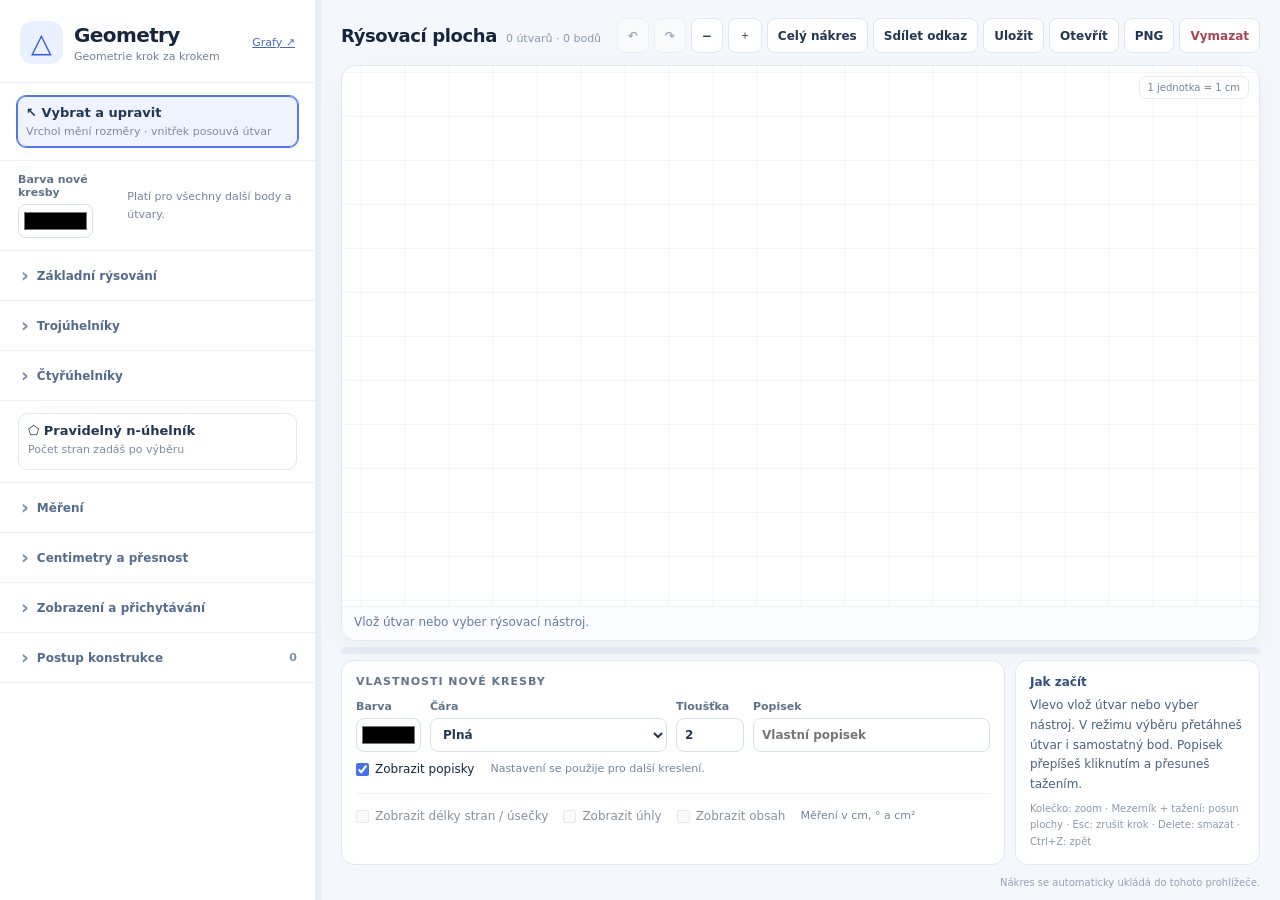
<file: geometry/index.html>
<!doctype html>
<html lang="cs">
<head>
  <meta charset="utf-8">
  <meta name="viewport" content="width=device-width, initial-scale=1, viewport-fit=cover">
  <meta name="theme-color" content="#f4f7fb">
  <title>Geometry – rýsovací plocha</title>
  <link rel="stylesheet" href="style.css?v=3">
</head>
<body>
<div id="app">
  <aside class="sidebar" aria-label="Rýsovací nástroje">
    <div class="brand"><div class="logo">△</div><div><h1>Geometry</h1><p>Geometrie krok za krokem</p></div><a href="../grafy/" title="Otevřít Grafy">Grafy ↗</a></div>
    <div class="section select-section"><button class="tool active wide full" data-tool="select"><span>↖ Vybrat a upravit</span><small>Vrchol mění rozměry · vnitřek posouvá útvar</small></button></div>
    <section class="section drawing-defaults"><label class="field">Barva nové kresby<input id="newColor" type="color" value="#000000"></label><span class="hint">Platí pro všechny další body a útvary.</span></section>
    <details class="section accordion" id="basicSection"><summary>Základní rýsování</summary><div class="tools" id="tools">
      <button class="tool" data-tool="point"><span>× Bod</span><small>Kliknutí do plochy</small></button><button class="tool" data-tool="segment"><span>╱ Úsečka</span><small>Dva body</small></button>
      <button class="tool" data-tool="line"><span>↗ Přímka</span><small>Dva body</small></button><button class="tool" data-tool="parallel"><span>∥ Rovnoběžka</span><small>Přímka a bod</small></button>
      <button class="tool" data-tool="perp"><span>⊥ Kolmice</span><small>Přímka a bod</small></button><button class="tool" data-tool="circle"><span>◯ Kružnice</span><small>Střed a poloměr</small></button>
      <button class="tool" data-tool="arc"><span>◠ Oblouk</span><small>Kružítkem</small></button><button class="tool" data-tool="angle"><span>∠ Úhel</span><small>Úhloměrem</small></button>
    </div><div id="segmentOptions" class="tool-options" hidden><label class="field">Délka úsečky<select id="segmentMode"><option value="free">Volná – délku volím myší</option><option value="fixed">Pevná – zadám počet cm</option></select></label><label class="field" id="segmentLengthField" hidden>Pevná délka (cm)<input id="segmentLength" type="number" min="0.1" max="1000" step="0.1" value="5"></label></div>
    <div id="angleOptions" class="tool-options" hidden><label class="check"><input type="checkbox" id="angleFixed"> Zadat přesnou velikost úhlu</label><label class="field">Velikost úhlu (°)<input id="angleValue" type="number" min="0" max="180" step="1" value="60"></label><label class="field">Strana úhloměru<select id="angleSide"><option value="-1">Nad prvním ramenem</option><option value="1">Pod prvním ramenem</option></select></label></div></details>
    <details class="section accordion" id="triangleSection"><summary>Trojúhelníky</summary><div class="tools shape-tools">
      <button class="tool" data-triangle="any"><span>△ Obecný</span></button><button class="tool" data-triangle="acute"><span>△ Ostroúhlý</span></button>
      <button class="tool" data-triangle="right"><span>⊿ Pravoúhlý</span></button><button class="tool" data-triangle="obtuse"><span>△ Tupoúhlý</span></button>
      <button class="tool" data-triangle="isosceles"><span>△ Rovnoramenný</span></button><button class="tool" data-triangle="equilateral"><span>△ Rovnostranný</span></button>
    </div><div id="triangleOptions" hidden><select id="triangleAngle"><option value="any">Obecný</option><option value="acute">Ostroúhlý</option><option value="right">Pravoúhlý</option><option value="obtuse">Tupoúhlý</option></select><input type="checkbox" id="isosceles"><input type="checkbox" id="equilateral"></div><p class="hint" id="triangleHint">Lze kombinovat typ úhlů a rovnoramennost.</p></details>
    <details class="section accordion" id="quadSection"><summary>Čtyřúhelníky</summary><div class="tools shape-tools">
      <button class="tool" data-quad="square"><span>□ Čtverec</span></button><button class="tool" data-quad="rectangle"><span>▭ Obdélník</span></button>
      <button class="tool" data-quad="parallelogram"><span>▱ Kosodélník</span></button><button class="tool" data-quad="rhombus"><span>♢ Kosočtverec</span></button>
      <button class="tool" data-quad="kite"><span>♢ Deltoid</span></button><button class="tool" data-quad="trapezoid"><span>⏢ Lichoběžník</span></button>
    </div><select id="quadType" hidden><option value="square">Čtverec</option><option value="rectangle">Obdélník</option><option value="parallelogram">Kosodélník</option><option value="rhombus">Kosočtverec</option><option value="kite">Deltoid</option></select><div id="trapezoidOptions" hidden><label class="field">Lichoběžník<select id="trapezoidType"><option value="trapezoid">Obecný</option><option value="trapezoid-isosceles">Rovnoramenný</option><option value="trapezoid-right">Pravoúhlý</option></select></label></div></details>
    <section class="section regular-section" id="regularSection"><button data-insert="regular" class="tool full"><span>⬠ Pravidelný n-úhelník</span><small>Počet stran zadáš po výběru</small></button></section>
    <section class="section placement-settings" id="shapeOptions" hidden><strong id="shapeTitle">Nový útvar</strong><label class="field" id="vertexCountField" hidden>Počet vrcholů<input id="vertexCount" type="number" min="3" max="40" step="1" value="5"></label><label class="check"><input id="exactSizes" type="checkbox"> Zadat rozměry v cm</label><div id="shapeDimensions" class="shape-dimensions" hidden></div><p id="shapeError" class="error" role="status" hidden></p><button class="btn small full" id="randomShape">Jiný náhodný tvar</button><p class="hint">Na počítači klikni na plochu. Na mobilu podrž, posuň a pusť. Natočení nastavíš u plochy.</p></section>
    <details class="section accordion" id="measureSection"><summary>Měření</summary><div class="tools"><button class="tool" data-tool="measureLength"><span>↔ Délka</span><small>Úsečka nebo dva body</small></button><button class="tool" data-tool="measureAngle"><span>∠ Velikost úhlu</span><small>Tři body: A, vrchol, B</small></button><button class="tool wide" data-tool="measureArea"><span>▱ Obsah</span><small>Klikni na uzavřený útvar</small></button></div></details>
    <details class="section accordion" id="precisionSection"><summary>Centimetry a přesnost</summary><p class="hint">1 jednotka nákresu = 1 cm. Velikost na obrazovce závisí na přiblížení.</p><label class="field">Velikost oka mřížky<select id="gridStep"><option value="0.1">1 mm (0,1 cm)</option><option value="0.5">5 mm (0,5 cm)</option><option value="1" selected>1 cm</option><option value="2">2 cm</option><option value="5">5 cm</option></select></label><label class="check"><input id="snapLength" type="checkbox" checked> Délku při kreslení zaokrouhlovat</label><p class="hint">Existující bod nebo mřížka má přednost. Pro krok délky při volném tažení vypni přichytávání k mřížce.</p><label class="field">Krok délky<select id="lengthStep"><option value="0.1">1 mm</option><option value="0.5">5 mm</option><option value="1">1 cm</option></select></label><label class="field">Krok úhloměru<select id="angleStep"><option value="1">1°</option><option value="5">5°</option><option value="10">10°</option><option value="15">15°</option></select></label><div class="two"><label class="field">Počáteční velikost útvaru<input id="shapeScale" type="range" min="0.5" max="2" step="0.1" value="1"></label></div></details>
    <details class="section accordion" id="displaySection"><summary>Zobrazení a přichytávání</summary><label class="toggle-row">Zobrazit mřížku<input class="toggle" id="showGrid" type="checkbox" checked></label><label class="toggle-row">Přichytávat k mřížce<input class="toggle" id="snapGrid" type="checkbox" checked></label><label class="toggle-row">K bodům a průsečíkům<input class="toggle" id="snapPoints" type="checkbox" checked></label><label class="toggle-row">K dílům úseček<input class="toggle" id="snapParts" type="checkbox" checked></label><div class="fractions" id="fractions"><label><input type="checkbox" value="2" checked> ½</label><label><input type="checkbox" value="3"> ⅓</label><label><input type="checkbox" value="4"> ¼</label><label><input type="checkbox" value="5"> ⅕</label><label><input type="checkbox" value="8"> ⅛</label></div><label class="toggle-row">Pravítka, úhloměr a kružítko<input class="toggle" id="showInstruments" type="checkbox" checked></label><label class="toggle-row">Automatické názvy konstrukcí<input class="toggle" id="autoNames" type="checkbox" checked></label></details>
    <details class="section accordion" id="constructionSection"><summary>Postup konstrukce <span id="stepCount">0</span></summary><div class="replay-controls"><button class="btn" id="replayStart" title="Na začátek">|◀</button><button class="btn" id="replayPrev" title="Předchozí krok">◀</button><output id="replayPosition">0 / 0</output><button class="btn" id="replayNext" title="Další krok">▶</button><button class="btn" id="replayEnd" title="Všechny kroky">▶|</button></div><button class="btn full" id="replayEdit" hidden>Upravit celý nákres</button><ol id="constructionSteps" class="construction-steps"></ol><p class="hint" id="constructionHint">Kroky se ukládají automaticky při rýsování.</p><button class="btn full" id="shareSteps">Sdílet postup odkazem</button></details>
  </aside>
  <div class="splitter" id="sideSplitter" role="separator" aria-label="Šířka panelu" aria-orientation="vertical" tabindex="0"></div>
  <main class="workspace">
    <header class="topbar"><div><strong>Rýsovací plocha</strong><span class="muted" id="objectCount">Prázdná plocha</span></div><div class="actions"><button class="btn" id="undo" title="Zpět (Ctrl+Z)">↶</button><button class="btn" id="redo" title="Znovu (Ctrl+Y)">↷</button><button class="btn" id="zoomOut" title="Oddálit">−</button><button class="btn" id="zoomIn" title="Přiblížit">＋</button><button class="btn" id="fit">Celý nákres</button><button class="btn" id="share">Sdílet odkaz</button><button class="btn" id="save">Uložit</button><button class="btn" id="load">Otevřít</button><button class="btn" id="export">PNG</button><button class="btn danger" id="clear">Vymazat</button></div></header>
    <div class="plot-card"><div class="plot-shell" id="plotShell"><svg id="plot" xmlns="http://www.w3.org/2000/svg" role="img" aria-label="Interaktivní geometrická rýsovací plocha" tabindex="0"></svg><input id="inlineEdit" aria-label="Upravit popisek" hidden autocomplete="off"><div class="plot-coord" id="coords">1 jednotka = 1 cm</div><div class="placement-toolbar" id="placementToolbar" hidden><span>Natočení</span><button class="btn small" id="placeRotateLeft" aria-label="Natočit o 15° doleva">−15°</button><input id="placementRotation" type="range" min="-180" max="180" value="0" step="1" aria-label="Natočení nového útvaru"><output id="rotationValue">0°</output><button class="btn small" id="placeRotateRight" aria-label="Natočit o 15° doprava">+15°</button></div></div><div class="plot-status" id="status" role="status" aria-live="polite">Vlož útvar nebo vyber rýsovací nástroj.</div></div>
    <div class="bottom-splitter" id="bottomSplitter" role="separator" aria-label="Výška vlastností" aria-orientation="horizontal" tabindex="0"></div>
    <div class="bottom">
      <section class="properties"><div class="section-heading"><h2 id="selectionTitle">Vlastnosti nové kresby</h2><button class="btn small danger" id="delete" hidden>Smazat vybrané</button></div>
        <div class="property-grid"><label class="field">Barva<input id="color" type="color" value="#000000"></label><label class="field">Čára<select id="dash"><option value="solid">Plná</option><option value="dashed">Čárkovaná</option><option value="dashdot">Čerchovaná</option></select></label><label class="field">Tloušťka<input id="width" type="number" value="2" min="0.5" max="12" step="0.5"></label><label class="field">Popisek<input id="label" placeholder="Vlastní popisek" maxlength="80" title="Dolní index zapíšeš podtržítkem, například t_a nebo S_a."></label></div>
        <div class="property-row"><label class="check"><input id="labelVisible" type="checkbox" checked> Zobrazit popisky</label><label class="check" hidden><input id="fill" type="checkbox"> Jemná výplň útvaru</label><span id="selectionInfo" class="hint">Nastavení se použije pro další kreslení.</span></div>
        <div class="dimension-settings"><label class="check"><input id="showLengths" type="checkbox"> Zobrazit délky stran / úsečky</label><label class="check"><input id="showAngles" type="checkbox"> Zobrazit úhly</label><label class="check"><input id="showArea" type="checkbox"> Zobrazit obsah</label><span class="hint" id="measurementSummary"></span></div>
        <div class="fixed-length-settings" id="fixedLengthSettings" hidden><label class="check"><input type="checkbox" id="lockLength"> Pevná délka</label><label class="field inline">Délka (cm)<input type="number" id="objectLength" min="0.1" max="1000" step="0.1"></label></div>
        <div class="transform-settings" id="transformSettings" hidden><label class="check"><input id="uniformResize" type="checkbox" checked> Při tažení vrcholu zachovat poměr stran</label><button class="btn small" id="rotateLeft">Otočit −15°</button><button class="btn small" id="rotateRight">Otočit +15°</button><span class="hint">Otáčej také úchytem ⟳ nad útvarem.</span></div><div class="object-list" id="objectList" aria-label="Objekty na ploše"></div>
      </section>
      <aside class="help"><strong id="helpTitle">Jak začít</strong><p id="helpText">Vlevo vlož útvar nebo vyber nástroj. V režimu výběru přetáhneš útvar i samostatný bod. Popisek přepíšeš kliknutím a přesuneš tažením.</p><p class="keys">Kolečko: zoom · Mezerník + tažení: posun plochy · Esc: zrušit krok · Delete: smazat · Ctrl+Z: zpět</p><button class="btn small" id="cancel" hidden>Zrušit rozpracovanou konstrukci</button></aside>
    </div>
    <div class="footer-note">Nákres se automaticky ukládá do tohoto prohlížeče.</div>
  </main>
</div>
<input id="fileInput" type="file" accept="application/json,.json" hidden>
<dialog id="clearDialog"><h3>Vymazat celou plochu?</h3><p>Vymazání můžeš vrátit tlačítkem Zpět.</p><div class="actions"><button class="btn" id="clearCancel">Zrušit</button><button class="btn danger" id="clearConfirm">Vymazat</button></div></dialog>
<dialog id="shareDialog"><h3>Sdílet nákres a postup</h3><p>Odkaz obsahuje celý nákres i kroky konstrukce. Po otevření lze postup procházet po jednotlivých krocích.</p><textarea id="shareUrl" aria-label="Odkaz na nákres" readonly rows="4"></textarea><p class="hint" id="shareInfo"></p><div class="actions"><button class="btn primary" id="copyShare">Zkopírovat odkaz</button><button class="btn" id="closeShare">Zavřít</button></div></dialog>
<script src="core.js?v=3"></script><script src="advanced.js?v=3"></script><script src="shapes.js?v=3"></script><script src="app.js?v=3"></script>
</body>
</html>
</file>
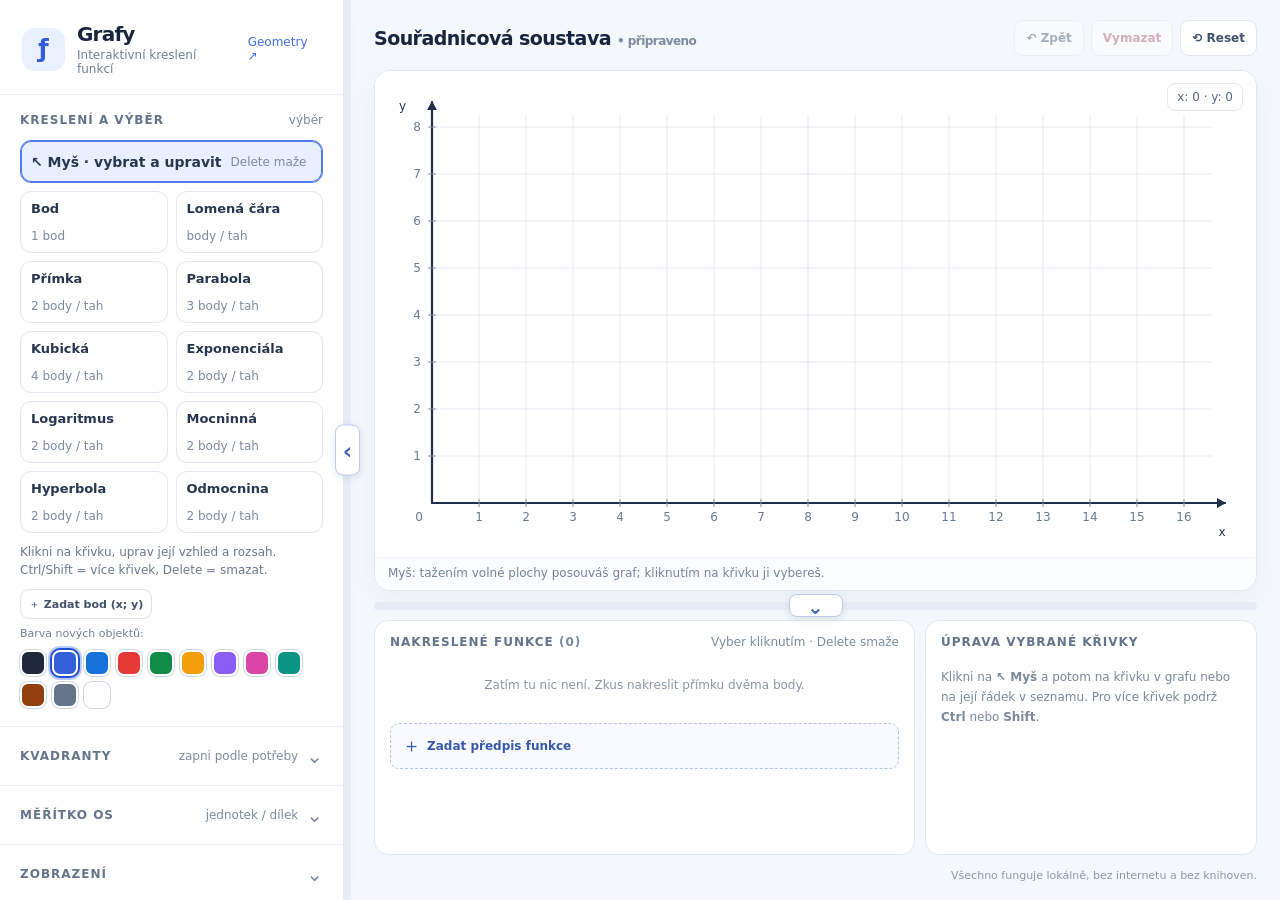
<file: grafy/index.html>
<!doctype html>
<html lang="cs">
<head>
<meta charset="utf-8">
<meta name="viewport" content="width=device-width, initial-scale=1, viewport-fit=cover">
<meta name="theme-color" content="#f7f9fc">
<title>Grafy – kreslení funkcí</title>
<style>
:root{font-family:Inter,system-ui,-apple-system,"Segoe UI",Roboto,Arial,sans-serif;color:#17263e;background:#f4f7fb;font-synthesis:none}
*{box-sizing:border-box}button,input,select,textarea{font:inherit;color:#233652;color-scheme:light}input:not([type="checkbox"]):not([type="color"]),select,textarea{background:#fff;color:#233652;-webkit-text-fill-color:#233652}option{background:#fff;color:#233652}button{cursor:pointer}button:disabled{opacity:.43;cursor:not-allowed}
body{margin:0;min-height:100vh}#app{display:flex;min-height:100vh;height:100dvh;overflow:hidden}
.sidebar{width:var(--sidebar-width,344px);min-width:220px;background:#fff;border-right:1px solid #e4eaf2;display:flex;flex-direction:column;overflow-y:auto;box-shadow:4px 0 20px rgba(20,49,87,.025);z-index:2}
.brand{padding:22px 22px 18px;border-bottom:1px solid #edf1f7;display:flex;align-items:center;gap:12px}
.logo{display:grid;place-items:center;width:43px;height:43px;flex-shrink:0;border-radius:13px;background:#e9f0ff;color:#345bd7;font-size:24px;font-weight:750}
.brand h1{margin:0;font-size:20px;letter-spacing:-.8px}.brand p{margin:2px 0 0;color:#718096;font-size:12px}
.section{padding:18px 20px;border-bottom:1px solid #edf1f7}.section-heading{display:flex;justify-content:space-between;align-items:center;gap:10px;margin-bottom:13px}
h2{font-size:12px;letter-spacing:1px;text-transform:uppercase;color:#64758b;margin:0;font-weight:780}.muted{color:#7c8ca0;font-size:12px}.subtext{font-size:12px;line-height:1.5;color:#6c798e;margin:10px 0 0}
.tools{display:grid;grid-template-columns:1fr 1fr;gap:8px}
.tool{border:1px solid #e1e7f0;border-radius:11px;background:#fff;min-height:62px;padding:9px 10px;display:flex;flex-direction:column;align-items:flex-start;justify-content:space-between;text-align:left;color:#273750;transition:.15s}
.tool:hover{border-color:#aebfe6;background:#f8faff}.tool.active{border-color:#5278ea;background:#eef3ff;box-shadow:inset 0 0 0 1px #5278ea}
.tool.select-tool{grid-column:1/-1;min-height:43px;flex-direction:row;align-items:center;justify-content:flex-start;gap:9px;background:#f8faff}.tool.select-tool.active{background:#e8f0ff}.tool.select-tool .tool-name{font-size:14px}.tool .tool-name{font-size:13px;font-weight:720}.tool .tool-sub{font-size:12px;color:#7d8aa0}
.quadrants{display:grid;grid-template-columns:repeat(4,1fr);gap:7px}.quad{height:37px;border-radius:9px;border:1px solid #e0e7f0;background:white;font-size:14px;font-weight:700;color:#8996a8}
.quad.active{background:#eaf1ff;color:#3462d9;border-color:#8caafa}.quad:hover{border-color:#6f93e4}
.toggle-row{display:flex;align-items:center;justify-content:space-between;gap:12px;padding:7px 0;font-size:13px}
.toggle{appearance:none;cursor:pointer;flex-shrink:0;width:36px;height:21px;border-radius:15px;background:#cad4e1;position:relative;outline-offset:3px;transition:background .15s}
.toggle:before{content:"";position:absolute;top:3px;left:3px;background:white;width:15px;height:15px;border-radius:50%;box-shadow:0 1px 3px #0002;transition:transform .15s}.toggle:checked{background:#4772e7}.toggle:checked:before{transform:translateX(15px)}
.scale-grid{display:grid;grid-template-columns:1fr 1fr;gap:9px}.scale-label{color:#64758b;font-size:12px;display:block;margin-bottom:6px}.num-wrapper{display:flex;align-items:center;border:1px solid #dde5ef;border-radius:10px;overflow:hidden;background:white}.num-wrapper span{padding:0 9px;font-weight:750;color:#6479a5}.num-wrapper input{min-width:0;width:100%;padding:9px 6px;border:none;outline:none;background:#fff!important;color:#233652!important;-webkit-text-fill-color:#233652!important;font-size:14px}.num-wrapper:focus-within{border-color:#7093eb;box-shadow:0 0 0 3px #7093eb1c}
.presets{display:flex;flex-wrap:wrap;gap:6px;margin-top:11px}.preset{background:#f5f7fb;color:#54657a;border:1px solid #e7edf4;border-radius:7px;padding:5px 10px;font-size:12px}.preset:hover{background:#e6efff}
.workspace{flex:1;min-width:0;display:flex;flex-direction:column;padding:20px 23px 18px;gap:14px;overflow:hidden}
.topbar{display:flex;align-items:center;justify-content:space-between;gap:12px;flex-wrap:wrap}.topbar .page-title{font-weight:760;font-size:19px;letter-spacing:-.55px}
.actions{display:flex;align-items:center;gap:7px;flex-wrap:wrap}.btn{display:inline-flex;align-items:center;justify-content:center;gap:6px;border:1px solid #dfe6ef;color:#40516a;background:#fff;border-radius:9px;padding:9px 11px;font-weight:680;font-size:12px;min-height:36px}.btn:hover{border-color:#9db0cb;background:#f7faff}.btn.primary{background:#426ee8;color:white;border-color:#426ee8}.btn.primary:hover{background:#315ddb}.btn.danger{color:#ac5260}.btn.small{min-height:30px;padding:6px 8px;font-size:11px}.btn.icononly{width:37px;font-size:18px;padding:0}
.plot-card{flex:1;min-height:260px;position:relative;border:1px solid #dfe7f0;border-radius:16px;background:white;box-shadow:0 9px 30px rgba(28,51,85,.04);overflow:hidden;display:flex;flex-direction:column}
.plot-shell{position:relative;flex:1;min-height:0;background:#fff}#plot{display:block;width:100%;height:100%;touch-action:none;cursor:crosshair;user-select:none}#plot [data-edit]{cursor:text}#plot [data-point-id]{cursor:grab}#plot [data-point-id]:active{cursor:grabbing}
.plot-status{pointer-events:none;position:relative;flex-shrink:0;min-height:33px;background:#fbfcff;border-top:1px solid #edf1f7;padding:8px 13px;color:#75849b;font-size:12px}
.plot-coord{position:absolute;right:13px;top:12px;pointer-events:none;background:#fffffff0;border:1px solid #e5eaf2;border-radius:8px;padding:6px 9px;color:#586a82;font-variant-numeric:tabular-nums;font-size:12px;white-space:nowrap}
#inlineEdit{display:none;position:absolute;z-index:5;min-width:75px;max-width:calc(100% - 20px);min-height:32px;max-height:180px;resize:both;height:32px;border:2px solid #5079e8;border-radius:7px;padding:4px 8px;box-shadow:0 5px 18px #1832571e;background:white;color:#20395e;outline:0;font-size:13px}
.bottom{display:flex;gap:10px;flex:0 0 var(--bottom-height,235px);min-height:118px;max-height:calc(100dvh - 310px);overflow:hidden}.function-box{background:#fff;border:1px solid #dfe7f0;border-radius:14px;padding:14px 15px;flex:1;overflow:auto}.help-box{background:#fff;border:1px solid #dfe7f0;border-radius:14px;padding:14px 15px;width:332px;color:#486183;flex-shrink:0;overflow:auto}
.help-box strong{display:block;font-size:12px;margin-bottom:8px;color:#304f80}.help-box p{font-size:12px;line-height:1.65;margin:0}.function-header{display:flex;align-items:center;justify-content:space-between;gap:8px;margin-bottom:9px}.function-header h2{margin:0}
.formula-edit{padding:1px 2px;background:transparent;border:0;color:inherit;text-align:left;font:inherit;cursor:text;line-height:inherit;max-width:100%}.formula-edit:hover{background:#eaf1ff;border-radius:5px}.formula-edit:focus-visible{outline:2px solid #4270e6;border-radius:5px}.edit-glyph{font:12px system-ui,sans-serif;color:#8ca0bd;margin-left:4px;vertical-align:middle}.param-sliders{display:grid;gap:7px;margin-top:10px}.param-slider{display:grid;grid-template-columns:17px minmax(60px,1fr) 68px;align-items:center;gap:8px;padding:4px 7px;border-radius:7px;background:#f4f7fc}.param-slider label{font-family:Georgia,serif;font-size:15px;font-style:italic;color:#315baf;font-weight:700}.param-slider input[type=range]{width:100%;min-width:0;accent-color:#4772e7;cursor:ew-resize}.param-slider input[type=number]{min-width:0;width:100%;height:29px;border:1px solid #d8e2ef;border-radius:6px;background:white;padding:3px 5px;font-size:12px;font-variant-numeric:tabular-nums}
.func-list{display:flex;flex-direction:column;gap:6px}.empty{color:#8a96a8;font-size:12px;padding:20px 0;text-align:center}.func-card{display:flex;align-items:flex-start;gap:9px;border:1px solid #edf0f6;border-radius:9px;padding:8px;background:#fff}.func-card.hidden-curve{opacity:.55}.func-card{cursor:pointer}.func-card.selected{border-color:#5d82e5;background:#eff4ff;box-shadow:inset 0 0 0 1px #9eb7ef}.func-card:focus-visible{outline:2px solid #4c77e9;outline-offset:2px}.func-color{width:9px;height:28px;border-radius:6px;flex-shrink:0;margin-top:1px}.func-content{flex:1;min-width:0}.formula{font-family:Cambria,"Times New Roman",Georgia,serif;font-size:17px;line-height:1.4;overflow-wrap:anywhere;color:#1c2e48}.func-meta{font-size:11px;color:#7a899b;margin-top:3px;line-height:1.4}.func-buttons{display:flex;gap:3px}.mini{border:0;background:transparent;color:#788ba1;border-radius:6px;min-width:28px;height:28px;padding:3px;font-size:14px}.mini:hover{background:#f0f4fa;color:#243b5e}.points{display:flex;gap:5px;flex-wrap:wrap;margin-top:6px}.point-chip{background:#f0f4fa;border:0;padding:4px 6px;border-radius:6px;font-size:10px;color:#61738b;cursor:pointer}.point-chip:hover{background:#e1eaff;color:#2855b5}
#inspector{display:flex;flex-direction:column;gap:10px}#inspector.empty-selection .inspector-controls{display:none}#inspector:not(.empty-selection) .inspector-empty{display:none}#inspector.multi-selection .single-only{display:none}.inspector-empty{font-size:12px;line-height:1.6;color:#7a899b;margin:0}.inspector-controls{display:grid;gap:9px}.inspector-row{display:flex;align-items:end;gap:8px;min-width:0}.inspector-row>*{flex:1;min-width:0}.inspector-field{display:block;font-size:11px;color:#60728a;font-weight:650}.inspector-field input,.inspector-field select{display:block;width:100%;min-width:0;margin-top:5px;border:1px solid #d6e0ec;padding:7px 8px;min-height:35px;border-radius:8px;font-size:13px;outline-offset:2px}.inspector-field input[type=color]{padding:3px;min-width:48px;width:100%;cursor:pointer;background:#fff;}.inspector-line{font-size:12px;display:flex;align-items:center;gap:7px;color:#435872}.inspector-line input{accent-color:#466feb}.inspector-note{color:#7b899b;font-size:11px;line-height:1.45}.range-inputs{display:grid;grid-template-columns:1fr 1fr;gap:7px}.inspector-label-title{font-weight:750;color:#344b68;font-size:13px}.inspector-actions{display:flex;gap:6px;flex-wrap:wrap}.swatches{display:flex;align-items:center;flex-wrap:wrap;gap:6px;margin-top:8px}.swatch{width:26px;height:26px;border-radius:8px;border:2px solid #fff;box-shadow:0 0 0 1px #ced6e2;cursor:pointer;flex:0 0 auto;padding:0}.swatch:hover{transform:scale(1.1)}.swatch.active{box-shadow:0 0 0 2px #224ed4,0 0 0 4px #b9caff}[hidden]{display:none!important}.tool-extra{display:flex;gap:6px;flex-wrap:wrap;margin-top:10px}.axis-numbering{padding:9px 11px 12px;background:#f7faff;border:1px solid #e6edf8;border-radius:10px;margin:3px 0 8px}.axis-numbering.disabled-numbering{opacity:.45}.axis-numbering select{display:block;width:100%;padding:8px 9px;border-radius:8px;border:1px solid #d8e3f2;background:white;font-size:13px}.axis-tip{cursor:ew-resize;touch-action:none}.axis-tip.vertical{cursor:ns-resize}.grid-edge-handle{cursor:ew-resize;touch-action:none}.grid-edge-handle.vertical{cursor:ns-resize}.grid-edge-handle .edge-hit{fill:transparent;stroke:none}.mini-hint{font-size:11px;color:#718198;line-height:1.45;margin-top:7px}
.notification{position:fixed;z-index:20;right:22px;bottom:18px;top:auto;max-width:380px;color:#fff;background:#274469;box-shadow:0 8px 30px #0002;border-radius:10px;padding:12px 16px;font-size:13px;display:none;line-height:1.5}
.dialog{border:1px solid #dce5f2;border-radius:17px;padding:24px;box-shadow:0 20px 80px #06172d38;width:min(390px,calc(100% - 26px))}.dialog::backdrop{background:#172d4d75}.dialog h3{margin:0 0 7px;font-size:19px}.dialog p{color:#72829a;font-size:12px;line-height:1.6;margin:0 0 15px}.dialog-grid{display:grid;grid-template-columns:1fr 1fr;gap:12px;margin-bottom:18px}.dialog label{font-size:12px;color:#5a6981}.dialog input{display:block;width:100%;margin-top:7px;padding:10px;border:1px solid #ced9e7;border-radius:9px;background:white;color:#233652}.dialog-buttons{display:flex;justify-content:flex-end;gap:7px}
.footer-note{color:#8b98a9;text-align:right;font-size:11px}
@media(max-width:980px){.sidebar{width:var(--sidebar-width,304px);min-width:220px}.section{padding:14px 16px}.workspace{padding:14px;gap:10px}.help-box{width:205px}}
@media(max-width:760px){.sidebar-splitter,.bottom-splitter{display:none!important}.sidebar{width:auto!important;min-width:0}.bottom{flex:none;height:auto!important;min-height:130px!important}#app{height:auto;min-height:100dvh;overflow:visible;flex-direction:column}.sidebar,.workspace{display:contents}.sidebar>.brand{order:0}.sidebar>.section:first-of-type{order:1}.topbar{order:2;margin:12px 11px 7px}.plot-card{order:3;margin:0 11px}.bottom{order:4;margin:10px 11px 2px}.sidebar-settings{order:5}.sidebar>.section:nth-last-child(2){order:6}.sidebar>.section:last-child{order:7}.footer-note{order:8;padding:0 13px 9px}.brand{padding:12px 16px}.brand h1{font-size:17px}.brand p{display:none}.logo{width:34px;height:34px;font-size:19px}.section{padding:12px 15px}.sidebar>.section{border-bottom:1px solid #edf1f7}.tools{grid-template-columns:repeat(4,minmax(0,1fr));gap:5px}.tool{min-height:54px;padding:7px 6px}.tool .tool-name{font-size:11px}.tool .tool-sub{font-size:10px}.sidebar-settings{display:grid;grid-template-columns:1fr 1fr;gap:0}.sidebar-settings .section{border-bottom:1px solid #edf1f7}.topbar .page-title{font-size:15px}.actions{gap:5px}.btn{padding:7px 8px;font-size:11px;min-height:32px}.plot-card{height:58vh;min-height:380px;flex:initial}.bottom{max-height:none;overflow:visible;min-height:130px}.help-box{display:block;width:240px;max-height:320px}.function-box{min-height:130px;max-height:320px}}
@media(max-width:450px){.sidebar-settings{grid-template-columns:1fr}.section{padding:11px 13px}.tool .tool-name{font-size:10px}.tool .tool-sub{font-size:9px}.quad{height:32px}.plot-card{height:55vh;min-height:350px}.bottom{flex-direction:column;max-height:none}.help-box{width:100%;max-height:none}.function-box{max-height:260px}.actions .optional{display:none}.plot-status{font-size:11px;max-width:70%}.plot-coord{font-size:10px}}

/* Sbalitelná nastavení: výchozí stav je zavřený */
.accordion{padding:0!important}.accordion-summary{display:flex;align-items:center;gap:8px;cursor:pointer;list-style:none;padding:17px 20px;user-select:none}.accordion-summary::-webkit-details-marker{display:none}.accordion-summary .muted{margin-left:auto}.accordion-arrow{margin-left:auto;font-size:20px;color:#7c8da4;transition:transform .17s}.accordion-summary .muted+.accordion-arrow{margin-left:0}.accordion[open] .accordion-arrow{transform:rotate(180deg)}.accordion-summary:hover{background:#f8faff}.accordion-summary:focus-visible{outline:2px solid #557de5;outline-offset:-3px}.accordion-body{padding:0 20px 18px}.font-size-row{align-items:center;flex-wrap:wrap}.font-size-controls{display:flex;align-items:center;gap:9px;min-width:145px;flex:1}.font-size-controls input{width:100%;accent-color:#426ee8;cursor:pointer}.font-size-controls output{font-size:12px;font-variant-numeric:tabular-nums;min-width:38px;text-align:right;color:#506888}
.add-formula-area{margin-top:11px}.add-formula-plus{width:100%;justify-content:flex-start;border:1px dashed #b5c5dc;color:#3659ac;font-size:19px;background:#f8faff}.add-formula-plus span{font-size:12px;font-weight:650}.add-formula-plus:hover{border-color:#426ee8;background:#eef4ff}#inlineFormulaForm{display:flex;align-items:center;gap:6px;flex-wrap:wrap}
.formula-entry{flex:1;min-width:220px}.formula-toolbar{display:flex;flex-wrap:wrap;gap:5px;width:100%;padding-top:5px}.formula-key{font-family:Cambria,Georgia,serif;font-size:15px;min-width:40px;height:30px;border:1px solid #d9e3f0;background:#f7faff;border-radius:7px;padding:4px 8px;color:#2b426c;cursor:pointer}.formula-key:hover{background:#e5edff;border-color:#93addd}.formula-examples{width:100%;display:flex;flex-wrap:wrap;gap:5px;align-items:center;margin-top:3px}.formula-example{border:1px solid #e1e8f3;background:#fff;border-radius:7px;color:#526788;padding:4px 8px;font-size:11px;cursor:pointer}.formula-example:hover{color:#244cad;background:#f0f5ff}.formula-hint{width:100%;font-size:11px;line-height:1.45;color:#77869e;margin:3px 0 0}.formula-hint.invalid{color:#ac3b49}.formula-head{display:flex;align-items:center;gap:6px;width:100%}.formula-head label{font-size:12px;font-weight:700;color:#485f80;flex:1}.formula-head .btn{min-height:30px}.formula-entry button:focus-visible{outline:2px solid #426ee8}

@media(max-width:980px){.accordion-summary{padding:14px 16px}.accordion-body{padding:0 16px 14px}}
@media(max-width:760px){.accordion-summary{padding:13px 15px}.accordion-body{padding:0 15px 13px}}

.sidebar-splitter{width:7px;flex:0 0 7px;cursor:col-resize;position:relative;background:#e7edf6;touch-action:none;z-index:5}
.sidebar-splitter:hover,.sidebar-splitter.dragging{background:#87a4eb}
.sidebar-splitter:after{content:"";position:absolute;width:3px;height:38px;border-radius:3px;background:#a5b4c9;top:50%;left:2px;transform:translateY(-50%)}
.bottom-splitter{flex:0 0 8px;height:8px;cursor:row-resize;position:relative;touch-action:none;border-radius:4px;background:#e7edf6;margin-top:-3px;margin-bottom:-4px;z-index:3}
.bottom-splitter:hover,.bottom-splitter.dragging{background:#87a4eb}
.bottom-splitter:after{content:"";position:absolute;width:39px;height:3px;border-radius:2px;background:#a5b4c9;left:50%;top:3px;transform:translateX(-50%)}
#plot.pan-ready{cursor:grab}#plot.pan-active,#plot.pan-active *{cursor:grabbing!important}
#plot [data-edit="axis"]{cursor:move!important;touch-action:none}
#inlineEdit{white-space:pre-wrap;line-height:1.3;font-family:inherit;resize:both}
.formula-live{min-height:53px;margin:8px 0 5px;border:1px solid #b7c9ee;background:#f8fbff;border-radius:10px;padding:11px 13px;color:#233657;font:22px/1.5 Cambria,Georgia,serif;overflow-x:auto;white-space:nowrap;cursor:text}
.formula-live:focus-within{outline:2px solid #4772e7;outline-offset:1px;background:white}
.math-editable{display:inline-block;min-width:45px;min-height:29px;vertical-align:middle;outline:none;white-space:nowrap;caret-color:#345de1;color:#182d50;cursor:text;user-select:text;-webkit-user-select:text}
.math-editable:empty:before{content:'…';color:#9eacc0}
.math-editable .math-top,.math-editable .math-bottom,.math-editable .math-radicand,.math-editable sup{cursor:text;min-width:.7em}
.math-editable .math-frac{margin:0 4px}
.math-editable .math-variable:has(> .math-empty){color:#a1acbc}
.math-editable .math-empty{color:#a1acbc;display:inline-block;min-width:.6em}
.math-editable .math-operator{user-select:text}
.math-editable .math-root-sign{user-select:none}
.math-editable .math-frac:focus-within .math-top,.math-editable .math-frac:focus-within .math-bottom{min-width:.9em}
.math-editable [data-math-caret]{font-size:1px;display:inline}
@media(max-width:450px){.formula-live{font-size:21px;padding:10px 9px}}
.formula-live .math-frac{display:inline-flex;flex-direction:column;vertical-align:middle;text-align:center;margin:0 3px;font-size:.83em;line-height:1.2}
.formula-live .math-top{border-bottom:1.4px solid currentColor;padding:1px 5px 2px}.formula-live .math-bottom{padding:2px 5px 0}
.formula-live .math-root{display:inline-flex;align-items:stretch;white-space:nowrap}.formula-live .math-radicand{border-top:1.2px solid currentColor;padding:0 3px 0 2px}.formula-live .math-root-sign{font-size:1.32em;line-height:1.08}
.formula-live sup{font-size:.65em;vertical-align:super}.formula-live .math-operator{padding:0 .12em}.formula-live .math-function{font-style:normal}.formula-live .math-variable{font-style:italic}
.formula-raw-label{display:none}.formula-live.empty{color:#9aa9ba;font-size:17px}
@media(max-width:760px){.sidebar-splitter,.bottom-splitter{display:none!important}}

.func-card .formula .math-frac{display:inline-flex;flex-direction:column;vertical-align:middle;text-align:center;margin:0 3px;font-size:.8em;line-height:1.18}
.func-card .formula .math-top{border-bottom:1.2px solid currentColor;padding:1px 3px 2px}.func-card .formula .math-bottom{padding:2px 3px 0}
.func-card .formula .math-root{display:inline-flex;align-items:stretch}.func-card .formula .math-root-sign{font-size:1.3em}.func-card .formula .math-radicand{border-top:1.2px solid currentColor;padding:0 2px}
.func-card .formula sup{font-size:.65em;vertical-align:super}.func-card .formula .math-variable{font-style:italic}
/* Výšku spodního panelu vždy řídí uživatel, i při otevřeném editoru. */
/* Úchyty pro úplné sbalení postranního a spodního panelu */
.panel-collapse-btn{position:absolute;display:grid;place-items:center;z-index:8;border:1px solid #b9cbe8;border-radius:8px;background:#fff;color:#4266ac;box-shadow:0 2px 8px #17365a1c;font-size:23px;font-weight:700;padding:0;cursor:pointer;user-select:none;touch-action:manipulation}
.panel-collapse-btn:hover{background:#eaf1ff;border-color:#7d9de4}
.sidebar-splitter .panel-collapse-btn{width:25px;height:51px;left:-9px;top:50%;transform:translateY(-50%)}
.bottom-splitter .panel-collapse-btn{width:54px;height:23px;top:-8px;left:50%;transform:translateX(-50%);font-size:20px}
.quick-quads{display:flex;gap:7px;margin-bottom:10px}.quick-quads .btn{flex:1;padding:7px 5px}.quick-quads .btn.active{background:#e9f0ff;border-color:#6b90df;color:#2456bf}
@media(min-width:761px){
 #app.sidebar-collapsed .sidebar{width:0!important;min-width:0!important;flex:0 0 0!important;border:0!important;overflow:hidden}
 .workspace.bottom-collapsed .bottom{flex:0 0 0!important;height:0!important;min-height:0!important;max-height:0!important;overflow:hidden;border:0!important}
}
@media(max-width:760px){.panel-collapse-btn{display:none!important}}
</style>
</head>
<body>
<div id="app">
<aside class="sidebar">
 <header class="brand"><div class="logo">ƒ</div><div><h1>Grafy</h1><p>Interaktivní kreslení funkcí</p></div><a href="../geometry/" style="margin-left:auto;font-size:12px;color:#426ee8;text-decoration:none" title="Otevřít rýsovací plochu">Geometry ↗</a></header>
 <section class="section"><div class="section-heading"><h2>Kreslení a výběr</h2><span class="muted" id="needed">2 body</span></div><div class="tools" id="tools"></div><p class="subtext" id="toolDesc"></p><div class="tool-extra"><button id="finishPolyline" class="btn small primary" hidden>✓ Dokončit lomenou čáru</button><button id="addPointNumeric" class="btn small">＋ Zadat bod (x; y)</button></div><div class="mini-hint">Barva nových objektů:</div><div id="drawSwatches" class="swatches" aria-label="Barva nových objektů"></div><label class="toggle-row" id="lineSegmentRow">Novou přímku kreslit jako úsečku<input class="toggle" id="lineSegment" type="checkbox" checked></label></section>
 <div class="sidebar-settings">
  <details class="section accordion"><summary class="accordion-summary"><h2>Kvadranty</h2><span class="muted">zapni podle potřeby</span><span class="accordion-arrow" aria-hidden="true">⌄</span></summary><div class="accordion-body"><div class="quick-quads"><button type="button" class="btn small" id="quadAll">Všechny</button><button type="button" class="btn small" id="quadSingle">Pouze jeden</button></div><div class="quadrants" id="quadrants"></div><p class="subtext">V režimu „Pouze jeden“ klikni na I, II, III nebo IV. Jinak lze zapnout libovolnou kombinaci.</p></div></details>
  <details class="section accordion"><summary class="accordion-summary"><h2>Měřítko os</h2><span class="muted">jednotek / dílek</span><span class="accordion-arrow" aria-hidden="true">⌄</span></summary><div class="accordion-body"><div class="scale-grid"><label><span class="scale-label">Osa x</span><div class="num-wrapper"><span>x</span><input id="scaleX" inputmode="decimal" aria-label="Jednotky na dílek osy x" value="1"></div></label><label><span class="scale-label">Osa y</span><div class="num-wrapper"><span>y</span><input id="scaleY" inputmode="decimal" aria-label="Jednotky na dílek osy y" value="1"></div></label></div><div class="scale-grid" style="margin-top:11px"><label><span class="scale-label">Konec osy x (max.)</span><div class="num-wrapper"><span>x</span><input id="xMax" inputmode="decimal" placeholder="auto" aria-label="Nejvyšší hodnota osy x"></div></label><label><span class="scale-label">Konec osy y (max.)</span><div class="num-wrapper"><span>y</span><input id="yMax" inputmode="decimal" placeholder="auto" aria-label="Nejvyšší hodnota osy y"></div></label><label><span class="scale-label">Záporná osa x (min.)</span><div class="num-wrapper"><span>x</span><input id="xMin" inputmode="decimal" placeholder="auto" aria-label="Nejnižší hodnota osy x"></div></label><label><span class="scale-label">Záporná osa y (min.)</span><div class="num-wrapper"><span>y</span><input id="yMin" inputmode="decimal" placeholder="auto" aria-label="Nejnižší hodnota osy y"></div></label></div><p class="mini-hint">Prázdné = automaticky. Poblíž konce osy měníš počet dílků; dále od osy na okraji mřížky měníš jejich šířku či výšku.</p><div class="presets" id="presets"><span class="muted" style="align-self:center">Obě osy:</span><button class="preset" data-step="1">1</button><button class="preset" data-step="2">2</button><button class="preset" data-step="3">3</button><button class="preset" data-step="5">5</button><button class="preset" data-step="10">10</button></div><p class="subtext">Lze také kliknout přímo na číslo u osy a přepsat jej. Ostatní čísla i rovnice se přepočítají.</p></div></details>
 </div>
 <details class="section accordion"><summary class="accordion-summary"><h2>Zobrazení</h2><span class="accordion-arrow" aria-hidden="true">⌄</span></summary><div class="accordion-body"><label class="toggle-row">Mřížka<input class="toggle" id="gridOn" type="checkbox" checked></label><label class="toggle-row">Přichytávat k mřížce<input class="toggle" id="snapOn" type="checkbox" checked></label><label class="toggle-row">Čísla na osách<input class="toggle" id="numbersOn" type="checkbox" checked></label><div class="axis-numbering" id="axisNumbering"><span class="scale-label" style="margin-bottom:8px">Číslování os (po kolika dílcích)</span><div class="scale-grid"><label><span class="scale-label">Osa X</span><select id="numberStepX" aria-label="Číslovat osu X po počtu dílků"><option value="auto">Automaticky</option><option value="1">Po 1</option><option value="2">Po 2</option><option value="3">Po 3</option><option value="4">Po 4</option><option value="5">Po 5</option><option value="10">Po 10</option></select></label><label><span class="scale-label">Osa Y</span><select id="numberStepY" aria-label="Číslovat osu Y po počtu dílků"><option value="auto">Automaticky</option><option value="1">Po 1</option><option value="2">Po 2</option><option value="3">Po 3</option><option value="4">Po 4</option><option value="5">Po 5</option><option value="10">Po 10</option></select></label></div></div><label class="toggle-row">Zobrazit body<input class="toggle" id="allPointsOn" type="checkbox" checked></label><div class="toggle-row font-size-row"><label for="graphFontSize">Velikost písma v grafu</label><div class="font-size-controls"><input id="graphFontSize" type="range" min="10" max="28" step="1" value="12" aria-label="Velikost písma popisků os, číslic a křivek"><output id="graphFontValue" for="graphFontSize">12 px</output></div></div><label class="toggle-row">Tučné popisky<input class="toggle" id="graphFontBold" type="checkbox"></label><div class="toggle-row"><span>Velikost dílků</span><div class="actions"><button class="btn icononly" id="zoomOut" title="Zmenšit dílky" aria-label="Zmenšit dílky">−</button><button class="btn icononly" id="zoomIn" title="Zvětšit dílky" aria-label="Zvětšit dílky">+</button></div></div><button class="btn" type="button" id="equalGridPitch" style="width:100%;margin-top:7px">⤢ Sjednotit dílky X = Y</button><p class="subtext">Kolečko přibližuje k místu pod kurzorem; Ctrl + kolečko zvětšuje či zmenšuje celý graf. Na okraji mřížky se kurzor změní na oboustrannou šipku. Svislý okraj upravuje jen dílky X, vodorovný jen dílky Y. Konec osy měníš tažením šipky osy. Kliknutím na popisek osy jej upravíš; <b>Enter</b> vloží další řádek, <b>Ctrl + Enter</b> uloží. Tažením popisek přesuneš. Hotové grafy lze upravit tažením barevných bodů.</p></div></details>
 <details class="section accordion"><summary class="accordion-summary"><h2>Soubor a export</h2><span class="accordion-arrow" aria-hidden="true">⌄</span></summary><div class="accordion-body"><div style="display:flex;flex-wrap:wrap;gap:6px"><button class="btn small" id="saveSvg">Uložit SVG</button><button class="btn small" id="savePng">Uložit PNG</button><button class="btn small" id="saveJson">Uložit projekt</button><button class="btn small" id="loadJson">Načíst projekt</button></div><input id="fileInput" type="file" accept=".json,application/json" hidden><p class="subtext">Průběžně se ukládá v tomto prohlížeči. Funkce lze exportovat jako obrázek nebo později upravit.</p></div></details>
</aside><div id="sidebarSplitter" class="sidebar-splitter" role="separator" aria-label="Změnit šířku levého panelu" aria-orientation="vertical" title="Tažením změnit šířku levého panelu"><button type="button" class="panel-collapse-btn" id="toggleSidebar" title="Sbalit levý panel" aria-label="Sbalit levý panel">‹</button></div>
<main class="workspace"><div class="topbar"><div class="page-title">Souřadnicová soustava <span class="muted" id="saveStatus">• připraveno</span></div><div class="actions"><button class="btn" id="undoBtn">↶ Zpět</button><button class="btn danger" id="clearBtn">Vymazat</button><button class="btn" id="resetBtn" title="Vrátit graf i nastavení do původního stavu">⟲ Reset</button></div></div>
 <div class="plot-card"><div class="plot-shell" id="shell"><svg id="plot" xmlns="http://www.w3.org/2000/svg" aria-label="Interaktivní souřadnicová soustava" role="img"></svg><div class="plot-coord" id="coords">x: 0 · y: 0</div><textarea id="inlineEdit" aria-label="Upravit popisek nebo číslo" autocomplete="off" rows="2" spellcheck="false"></textarea></div><div class="plot-status" id="hint">Vyber funkci a klikni do grafu.</div></div>
 <div id="bottomSplitter" class="bottom-splitter" role="separator" aria-label="Změnit výšku dolního panelu" aria-orientation="horizontal" title="Tažením změnit výšku dolního panelu"><button type="button" class="panel-collapse-btn" id="toggleBottom" title="Sbalit dolní panel" aria-label="Sbalit dolní panel">⌄</button></div><div class="bottom"><div class="function-box"><div class="function-header"><h2>Nakreslené funkce <span class="muted" id="curveCount">(0)</span></h2><span class="muted">Vyber kliknutím · Delete smaže</span></div><div class="func-list" id="funcList"><div class="empty">Zatím tu nic není. Zkus nakreslit přímku dvěma body.</div></div><div class="add-formula-area"><button type="button" class="btn add-formula-plus" id="showFormulaInline" title="Přidat funkci předpisem">＋ <span>Zadat předpis funkce</span></button><form id="inlineFormulaForm" hidden><div class="formula-entry"><div class="formula-head"><label for="inlineFormulaInput" id="formulaEntryTitle">Nová funkce y = f(x)</label><button id="formulaSubmitBtn" type="submit" class="btn primary small">Přidat</button><button type="button" class="btn small" id="closeFormulaInline" aria-label="Zrušit zadávání">✕</button></div><div class="formula-live" id="formulaLive"><span class="math-variable">y</span> = <span id="mathEditor" class="math-editable" contenteditable="true" role="textbox" aria-multiline="false" spellcheck="false" autocapitalize="off" autocomplete="off" aria-label="Napiš předpis přímo v matematickém zápisu"></span></div><input id="inlineFormulaInput" type="hidden" value=""><div class="formula-toolbar" id="formulaToolbar" aria-label="Matematická klávesnice"></div><div class="formula-examples" id="formulaExamples"></div><p class="formula-hint" id="formulaHint" aria-live="polite">Můžeš psát 2x, x², (x+1)(x−1), √x a zlomky jako (x+1)/(x−2). Funkce počítají v radiánech.</p></div></form></div></div><div class="help-box"><div id="inspector" class="empty-selection"><div class="function-header"><h2>Úprava vybrané křivky</h2><span class="muted" id="selectedCount"></span></div><p class="inspector-empty">Klikni na <b>↖ Myš</b> a potom na křivku v grafu nebo na její řádek v seznamu. Pro více křivek podrž <b>Ctrl</b> nebo <b>Shift</b>.</p><div class="inspector-controls"><div class="inspector-row"><label class="inspector-field">Barva<input id="curveColor" type="color" value="#365fdb"></label><label class="inspector-field">Čára<select id="curveDash"><option value="solid">Plná</option><option value="dash">Čárkovaná</option><option value="dot">Tečkovaná</option><option value="dashdot">Čerchovaná</option></select></label><label class="inspector-field">Tloušťka<input id="curveWidth" type="number" min="1" max="12" step="0.5" value="3"></label></div><div id="colorSwatches" class="swatches" aria-label="Rychlý výběr barvy"></div><div class="inspector-row"><label class="inspector-field">Značka bodů<select id="pointStyle"><option value="x">× Křížek</option><option value="plus">+ Křížek</option><option value="slash">/ Šikmá čárka</option><option value="dash">− Vodorovná čárka</option><option value="bar">| Svislá čárka</option><option value="circle">○ Kroužek</option></select></label><label class="inspector-line" id="showPointsRow"><input id="showPoints" type="checkbox" checked> Zobrazit body</label></div><label class="inspector-field single-only">Popisek v grafu<input id="curveLabel" maxlength="70" placeholder="Např. rychlost v čase" autocomplete="off"></label><div class="single-only" id="rangePanel"><label class="inspector-line"><input id="limitOn" type="checkbox"> Omezit zobrazenou část křivky</label><div class="range-inputs" id="rangeInputs"><label class="inspector-field"><span id="rangeFromLabel">Od x</span><input id="rangeFrom" inputmode="decimal" aria-label="Začátek rozsahu"></label><label class="inspector-field"><span id="rangeToLabel">Do x</span><input id="rangeTo" inputmode="decimal" aria-label="Konec rozsahu"></label></div><div class="inspector-note" id="rangeHelp">Rozsah lze upravit také tažením oranžových značek na okraji grafu.</div><div class="inspector-actions"><button class="btn small" id="rangeFromPoints">Rozsah podle bodů</button></div></div><div class="inspector-actions"><button class="btn small danger" id="deleteSelected">Smazat vybrané (Delete)</button></div></div></div></div></div><div class="footer-note">Všechno funguje lokálně, bez internetu a bez knihoven.</div>
</main></div>
<div class="notification" id="toast" role="status"></div>
<dialog class="dialog" id="newPointDialog"><form id="newPointForm"><h3>Zadat bod</h3><p>Vlož souřadnice přímo, bez klikání do grafu. Jednotky odpovídají popiskům os.</p><div class="dialog-grid"><label>x <input id="newPointX" inputmode="decimal" required value="0"></label><label>y <input id="newPointY" inputmode="decimal" required value="0"></label></div><label>Kam bod přidat?<select id="newPointTarget" style="display:block;width:100%;margin:7px 0 15px;padding:9px;border:1px solid #ced9e7;border-radius:9px"><option value="point">Samostatný bod</option><option value="polyline">Do lomené čáry</option></select></label><div class="dialog-buttons"><button type="button" class="btn" id="newPointCancel">Zrušit</button><button class="btn primary" type="submit">Přidat bod</button></div></form></dialog><dialog class="dialog" id="pointDialog"><form method="dialog" id="pointForm"><h3>Upravit bod</h3><p>Zadej přesné souřadnice. Změní se poloha bodu i předpis křivky.</p><div class="dialog-grid"><label>x <input id="pointX" inputmode="decimal" autocomplete="off" required></label><label>y <input id="pointY" inputmode="decimal" autocomplete="off" required></label></div><div class="dialog-buttons"><button class="btn" value="cancel" id="pointCancel">Zrušit</button><button class="btn primary" id="pointSave" value="save">Uložit bod</button></div></form></dialog>
<script>
(()=>{'use strict';
const $=id=>document.getElementById(id);
const svg=$('plot'),shell=$('shell');
const types=[
{id:'point',name:'Bod',sym:'1 bod',desc:'Klikni do grafu a vlož bod. U průsečíků funkcí a os se objeví zvýraznění a bod se přesně přichytí. Přesnou polohu lze zadat i souřadnicemi.',n:1},
 {id:'polyline',name:'Lomená čára',sym:'body / tah',desc:'Klikáním přidávej vrcholy a dokonči Enterem; nebo jedním tahem nakresli lomenou čáru. Program zjednoduší tah na vrcholy.',n:Infinity},
 {id:'line',name:'Přímka',sym:'2 body / tah',desc:'Klikni na dva body nebo táhni myší. U delšího náčrtu proloží přímku, svislá čára může dát x = konstanta.',n:2},
{id:'formula',name:'Předpis',sym:'text',desc:'Vlož předpis funkce tlačítkem ＋ Zadat předpis. Hodí se pro rychlé zadání známé rovnice.',n:0},
{id:'quadratic',name:'Parabola',sym:'3 body / tah',desc:'Tři body, nebo jedním tahem načrtni parabolu. Program proloží kvadratickou funkci.',n:3},
{id:'cubic',name:'Kubická',sym:'4 body / tah',desc:'Klikni na 4 body, nebo funkci načrtni jedním tahem. Program spočítá nejbližší křivku tohoto typu.',n:4},
{id:'exp',name:'Exponenciála',sym:'2 body / tah',desc:'Klikni na 2 body, nebo funkci načrtni jedním tahem. Program spočítá nejbližší křivku tohoto typu.',n:2},
{id:'log',name:'Logaritmus',sym:'2 body / tah',desc:'Klikni na 2 body, nebo funkci načrtni jedním tahem. Program spočítá nejbližší křivku tohoto typu.',n:2},
{id:'power',name:'Mocninná',sym:'2 body / tah',desc:'Klikni na 2 body, nebo funkci načrtni jedním tahem. Program spočítá nejbližší křivku tohoto typu.',n:2},
{id:'hyperbola',name:'Hyperbola',sym:'2 body / tah',desc:'Klikni na 2 body, nebo funkci načrtni jedním tahem. Program spočítá nejbližší křivku tohoto typu.',n:2},
{id:'sqrt',name:'Odmocnina',sym:'2 body / tah',desc:'Klikni na 2 body, nebo funkci načrtni jedním tahem. Program spočítá nejbližší křivku tohoto typu.',n:2}
];
const colors=['#365fdb','#e15e52','#138c86','#9b55cb','#e39b23','#277fbd','#c34b8a','#4a9760'];
const palette=['#1e293b','#365fdb','#1672d8','#e53935','#128a48','#f59e0b','#8b5cf6','#d946a5','#0d9488','#92400e','#64748b','#ffffff'];
const defaultState=()=>({lineSegment:true,type:'select',quads:[true,false,false,false],scaleX:1,scaleY:1,axisX:'x',axisY:'y',zoom:47,zoomX:47,zoomY:47,xMax:null,yMax:null,xMin:null,yMin:null,drawColor:'#365fdb',grid:true,snap:true,numbers:true,numberStepX:'auto',numberStepY:'auto',globalShowPoints:true,fontSize:12,fontBold:false,wholeZoom:false,panX:0,panY:0,axisLabelOffsets:{x:{x:0,y:0},y:{x:0,y:0}},sidebarWidth:344,bottomHeight:235,sidebarCollapsed:false,bottomCollapsed:false,singleQuadrantMode:false,curves:[],nextId:1});
let s=defaultState(),pending=[],preview=null,drag=null,layout=null,toastTimer=null,editMeta=null,pointEdit=null,selected=new Set();
let intersectionCache={key:null,points:[]},intersectionHover=null;
const clamp=(n,a,b)=>Math.min(b,Math.max(a,n));
// Zoom has no practical UI cap: only floating-point/browser safety limits remain.
const MIN_ZOOM=1e-6,MAX_ZOOM=1e9,PAN_LIMIT=1e12;
const safeZoom=(n,fallback=47)=>Number.isFinite(n)?clamp(n,MIN_ZOOM,MAX_ZOOM):fallback;
// Avoid iterating millions of overlapping labels when zoomed far out.
function axisLabelStep(pitch,lo,hi,setting,minPixels){
 const visible=Math.max(0,hi-lo+1);
 if(setting!=='auto'){
  const requested=Math.max(1,Number(setting)||1);
  // Volba „Po 1“ znamená opravdu každý dílek, i při větším písmu.
  // Jen extrémní oddálení potřebuje pojistku proti milionům značek v DOM.
  return requested*Math.max(1,Math.ceil(visible/(requested*750)));
 }
 return Math.max(1,Math.ceil(minPixels/Math.max(pitch,MIN_ZOOM)),Math.ceil(visible/280));
}
const esc=t=>String(t).replace(/[&<>"']/g,c=>({'&':'&amp;','<':'&lt;','>':'&gt;','"':'&quot;',"'":'&#39;'}[c]));
function num(v){const n=Number(String(v).trim().replace(/\s/g,'').replace(',','.'));return Number.isFinite(n)?n:NaN}
function fmt(n,dec=4){if(!Number.isFinite(n))return '—';if(Math.abs(n)<1e-9)n=0;const abs=Math.abs(n);if(abs>=1e7||abs>0&&abs<.0001)return n.toExponential(3).replace('.',',');return new Intl.NumberFormat('cs-CZ',{maximumFractionDigits:dec}).format(n)}
function sNum(n){return Number.isFinite(n)?Number(n.toPrecision(11)):0}
function poly(coef){const term=[];for(let i=coef.length-1;i>=0;i--){let a=coef[i];if(Math.abs(a)<1e-9)continue;const sign=a<0?'−':'+';let text='';const av=Math.abs(a);if(i===0||Math.abs(av-1)>1e-9)text=fmt(av);if(i)text+=(text?'·':'')+'x'+(i===2?'²':i===3?'³':i===4?'⁴':i>1?'^'+i:'');term.push({sign,text})}if(!term.length)return 'y = 0';return 'y = '+term.map((t,i)=>(i?(t.sign==='−'?' − ':' + '):(t.sign==='−'?'−':''))+t.text).join('')}
// Předpis získaný z bodů ukládáme s vyšší přesností, než jaká se zobrazuje v seznamu.
// Při první úpravě proto křivka zbytečně nezmění svůj tvar kvůli zaokrouhlení.
const exprNumber=n=>Number(Number(n).toPrecision(9)).toString();
function polynomialExpr(coef){
 const parts=[];
 for(let i=coef.length-1;i>=0;i--){
  const a=coef[i];if(Math.abs(a)<1e-14)continue;
  const value=exprNumber(Math.abs(a));
  const term=i===0?value:(value==='1'?'':value+'*')+'x'+(i>1?'^'+i:'');
  parts.push((a<0?'-':parts.length?'+':'')+term);
 }
 return parts.join('')||'0';
}
function solve(A,b){A=A.map((r,i)=>[...r,b[i]]);let n=b.length;for(let i=0;i<n;i++){let p=i;for(let j=i+1;j<n;j++)if(Math.abs(A[j][i])>Math.abs(A[p][i]))p=j;const tmp=A[i];A[i]=A[p];A[p]=tmp;if(Math.abs(A[i][i])<1e-10)throw Error('Body musejí mít různé hodnoty x.');let d=A[i][i];for(let k=i;k<=n;k++)A[i][k]/=d;for(let j=0;j<n;j++)if(j!==i){let q=A[j][i];for(let k=i;k<=n;k++)A[j][k]-=q*A[i][k]}}return A.map(r=>r[n])}
function polynomial(pts,degree){const xs=pts.map(p=>p.x);for(let i=0;i<xs.length;i++)for(let j=i+1;j<xs.length;j++)if(Math.abs(xs[i]-xs[j])<1e-8)throw Error('Zvol body s různými hodnotami x.');const coef=solve(pts.map(p=>Array.from({length:degree+1},(_,i)=>p.x**i)),pts.map(p=>p.y));return {f:x=>coef.reduceRight((a,c)=>a*x+c,0),formula:poly(coef),expr:polynomialExpr(coef)}}
function fit(type,coords){const p=coords, [v,w]=p;const diff=()=>{if(Math.abs(v.x-w.x)<1e-10)throw Error('Tyto dva body mají stejné x. Vyber jiné body.')};let a,b,k;
 switch(type){
 case 'line':if(Math.abs(v.x-w.x)<1e-9)return {vertical:v.x,formula:'x = '+fmt(v.x),expr:exprNumber(v.x)};a=(w.y-v.y)/(w.x-v.x);b=v.y-a*v.x;return {f:x=>a*x+b,formula:poly([b,a]),expr:polynomialExpr([b,a])};
 case 'quadratic':return polynomial(p,2);
 case 'cubic':return polynomial(p,3);
 case 'exp':diff();if(v.y*w.y<=0)throw Error('Exponenciála vyžaduje obě y nenulová a stejného znaménka.');k=Math.log(w.y/v.y)/(w.x-v.x);a=v.y*Math.exp(-k*v.x);b=Math.exp(k);if(!Number.isFinite(a)||!Number.isFinite(b)||b<=0)throw Error('Z těchto bodů nelze exponenciálu určit.');return {f:x=>a*Math.exp(k*x),formula:'y = '+fmt(a)+'·'+fmt(b)+'ˣ',expr:exprNumber(a)+'*exp(('+exprNumber(k)+')*x)'};
 case 'log':diff();if(v.x<=0||w.x<=0)throw Error('U logaritmu musejí být obě x větší než nula.');a=(w.y-v.y)/(Math.log(w.x)-Math.log(v.x));b=v.y-a*Math.log(v.x);return {f:x=>x>0?a*Math.log(x)+b:NaN,formula:'y = '+fmt(a)+'·ln(x)'+(b<0?' − '+fmt(-b):' + '+fmt(b)),expr:exprNumber(a)+'*ln(x)'+(b<0?'-':'+')+exprNumber(Math.abs(b))};
 case 'power':diff();if(v.x<=0||w.x<=0)throw Error('U obecné mocninné funkce zvol obě x kladná.');if(v.y*w.y<=0)throw Error('Souřadnice y musejí být nenulové a stejného znaménka.');k=Math.log(w.y/v.y)/Math.log(w.x/v.x);a=v.y/(v.x**k);if(!Number.isFinite(a)||!Number.isFinite(k))throw Error('Z těchto bodů nelze určit mocninnou funkci.');{const integer=Math.abs(k-Math.round(k))<1e-8;k=integer?Math.round(k):k;return {f:x=>integer?a*x**k:x>0?a*x**k:NaN,formula:'y = '+fmt(a)+'·x'+(k===1?'':(k===2?'²':k===3?'³':k===4?'⁴':'^('+fmt(k)+')')),expr:exprNumber(a)+'*x^('+exprNumber(k)+')'}};
 case 'hyperbola':diff();if(Math.abs(v.x)<1e-9||Math.abs(w.x)<1e-9)throw Error('Hyperbola y = a/x + b není definovaná pro x = 0.');a=(w.y-v.y)/(1/w.x-1/v.x);b=v.y-a/v.x;return {f:x=>Math.abs(x)>1e-12?a/x+b:NaN,formula:'y = '+fmt(a)+'/x'+(b<0?' − '+fmt(-b):' + '+fmt(b)),expr:exprNumber(a)+'/x'+(b<0?'-':'+')+exprNumber(Math.abs(b))};
 case 'sqrt':diff();if(v.x<0||w.x<0)throw Error('Odmocninová funkce vyžaduje x ≥ 0.');a=(w.y-v.y)/(Math.sqrt(w.x)-Math.sqrt(v.x));b=v.y-a*Math.sqrt(v.x);return {f:x=>x>=0?a*Math.sqrt(x)+b:NaN,formula:'y = '+fmt(a)+'·√x'+(b<0?' − '+fmt(-b):' + '+fmt(b)),expr:exprNumber(a)+'*sqrt(x)'+(b<0?'-':'+')+exprNumber(Math.abs(b))};
 default:throw Error('Neznámá funkce.');
 }}
function physical(pt){return {x:pt.x*s.scaleX,y:pt.y*s.scaleY}}
function compileFormulaExpression(src,params={}){
 let input=String(src||'').trim();
 if(!input)throw Error('Zadej předpis funkce.');
 if(input.length>220)throw Error('Předpis je příliš dlouhý (nejvýše 220 znaků).');
 input=input.replace(/^f\s*\(\s*x\s*\)\s*=\s*/i,'').replace(/^y\s*=\s*/i,'').trim();
 if(!input)throw Error('Za rovnítkem musí být výraz.');
 const superscript={'⁰':'0','¹':'1','²':'2','³':'3','⁴':'4','⁵':'5','⁶':'6','⁷':'7','⁸':'8','⁹':'9','⁻':'-','⁺':'+'};
 // Překlad běžného školního zápisu do bezpečných tokenů; bez eval / new Function.
 let expr=input.replace(/[⁰¹²³⁴⁵⁶⁷⁸⁹⁻⁺]+/g,t=>'^'+[...t].map(c=>superscript[c]).join(''))
   .replace(/[−–]/g,'-').replace(/[×·⋅]/g,'*').replace(/÷/g,'/')
   .replace(/√/g,' sqrt ').replace(/π/g,' pi ').replace(/\*\*/g,'^');
 const functions={sin:Math.sin,cos:Math.cos,tan:Math.tan,asin:Math.asin,acos:Math.acos,atan:Math.atan,
   sinh:Math.sinh,cosh:Math.cosh,tanh:Math.tanh,ln:Math.log,log:Math.log10,log10:Math.log10,
   sqrt:Math.sqrt,abs:Math.abs,exp:Math.exp};
 const tokens=[];
 let i=0;
 while(i<expr.length){
   const tail=expr.slice(i);if(/^\s/.test(tail)){i++;continue}
   const n=tail.match(/^(?:\d+(?:[.,]\d*)?|[.,]\d+)(?:[eE][+-]?\d+)?/);
   if(n){const v=Number(n[0].replace(',','.'));if(!Number.isFinite(v))throw Error('Neplatné číslo.');tokens.push({type:'number',value:v});i+=n[0].length;continue}
   if(/^[a-zA-Z]/.test(tail)){
     const lower=tail.toLowerCase(), fnName=Object.keys(functions).sort((a,b)=>b.length-a.length).find(n=>lower.startsWith(n));
     const name=lower.startsWith('pi')?'pi':fnName||lower[0];
     if(name==='y')throw Error('Písmeno y je výsledná souřadnice. Pro parametr zvol třeba a, b nebo k.');
     tokens.push({type:'name',value:name});i+=name.length;continue
   }
   if('+-*/^()'.includes(expr[i])){tokens.push({type:expr[i]});i++;continue}
   throw Error('Nepodporovaný znak „'+expr[i]+'“.');
 }
 if(tokens.length>240)throw Error('Předpis obsahuje příliš mnoho členů.');
 // Násobení se doplní mezi 2x, 3(x+1), (x+1)(x−1), 2sin(x), πx atp.
 const paramNames=[...new Set(tokens.filter(t=>t.type==='name'&&t.value!=='x'&&t.value!=='pi'&&t.value!=='e'&&!Object.hasOwn(functions,t.value)).map(t=>t.value))].sort();
 const seq=[]
 const ends=t=>t.type==='number'||t.type===')'||(t.type==='name'&&!Object.hasOwn(functions,t.value));
 const starts=t=>t.type==='number'||t.type==='name'||t.type==='(';
 for(const t of tokens){const prev=seq[seq.length-1];if(prev&&ends(prev)&&starts(t))seq.push({type:'*'});seq.push(t)}
 let pos=0;
 const peek=()=>seq[pos]?.type;
 const take=()=>seq[pos++];
 function parse(min=0){
   let t=take();if(!t)throw Error('Nedokončený předpis.');
   let node;
   if(t.type==='number'){const v=t.value;node=()=>v}
   else if(t.type==='name'){
     if(t.value==='x')node=x=>x;
     else if(t.value==='pi')node=()=>Math.PI;
     else if(t.value==='e')node=()=>Math.E;
     else if(!Object.hasOwn(functions,t.value)){const name=t.value;node=()=>{const v=Number(params[name]);return Number.isFinite(v)?v:1}}
     else if(Object.hasOwn(functions,t.value)){
       const fn=functions[t.value];let arg;
       if(peek()==='('){take();arg=parse();if(peek()!==')')throw Error('Chybí uzavírací závorka za funkcí '+t.value+'.');take()}
       else arg=parse(25); // √x a sin x platí i bez závorek
       node=x=>fn(arg(x));
     }
   }
   else if(t.type==='('){node=parse();if(peek()!==')')throw Error('Chybí uzavírací závorka.');take()}
   else if(t.type==='+'||t.type==='-'){const sign=t.type==='-'?-1:1,arg=parse(25);node=x=>sign*arg(x)}
   else throw Error('Neočekávaný znak v předpisu.');
   while(true){const op=peek();const prec=op==='+'||op==='-'?10:op==='*'||op==='/'?20:op==='^'?30:-1;if(prec<min)break;
     take();const right=parse(op==='^'?prec:prec+1),left=node;
     if(op==='+')node=x=>left(x)+right(x);
     else if(op==='-')node=x=>left(x)-right(x);
     else if(op==='*')node=x=>left(x)*right(x);
     else if(op==='/')node=x=>left(x)/right(x);
     else node=x=>Math.pow(left(x),right(x));
   }
   return node;
 }
 const evaluator=parse();
 if(pos!==seq.length)throw Error('Za výrazem je neočekávaný znak. Zkontroluj závorky a znaménka.');
 const f=x=>{try{const y=evaluator(x);return typeof y==='number'&&Number.isFinite(y)?y:NaN}catch{return NaN}};
 return {f,formula:'y = '+input,expr:input,paramNames};
}
function fitCurve(c){if(c.type==='point'){const p=physical(c.pts[0]);return {formula:`Bod (${fmt(p.x,3)}; ${fmt(p.y,3)})`}}if(c.type==='polyline')return {formula:`Lomená čára · ${c.pts.length} ${c.pts.length<=4?'body':'bodů'}`};if(c.type==='formula')return compileFormulaExpression(c.expr||'',c.params||{});return fit(c.type,c.pts.map(physical))}
function save(){try{localStorage.setItem('grafy-editor-v1',JSON.stringify(s));$('saveStatus').textContent='• uloženo';}catch(e){$('saveStatus').textContent='• změny jen v paměti';}}
function load(){try{const old=JSON.parse(localStorage.getItem('grafy-editor-v1'));if(!old||typeof old!=='object')return;const d=defaultState();s={...d,...old};s.quads=Array.isArray(s.quads)&&s.quads.length===4&&s.quads.some(Boolean)?s.quads.map(Boolean):d.quads;s.scaleX=validStep(s.scaleX)?Number(s.scaleX):1;s.scaleY=validStep(s.scaleY)?Number(s.scaleY):1;s.zoom=safeZoom(Number(s.zoom)||47);s.zoomX=safeZoom(Number(old.zoomX??old.zoom)||47);s.zoomY=safeZoom(Number(old.zoomY??old.zoom)||47);normalizeBounds();s.axisX=String(s.axisX||'x').slice(0,160);s.axisY=String(s.axisY||'y').slice(0,160);s.panX=clamp(Number(s.panX)||0,-PAN_LIMIT,PAN_LIMIT);s.panY=clamp(Number(s.panY)||0,-PAN_LIMIT,PAN_LIMIT);s.sidebarWidth=clamp(Number(s.sidebarWidth)||344,220,540);s.bottomHeight=clamp(Number(s.bottomHeight)||235,118,520);if(!s.axisLabelOffsets||typeof s.axisLabelOffsets!=='object')s.axisLabelOffsets={};for(const a of ['x','y']){const o=s.axisLabelOffsets[a]||{};s.axisLabelOffsets[a]={x:clamp(Number(o.x)||0,-1600,1600),y:clamp(Number(o.y)||0,-1600,1600)}}s.type='select';s.sidebarCollapsed=s.sidebarCollapsed===true;s.bottomCollapsed=s.bottomCollapsed===true;s.singleQuadrantMode=s.singleQuadrantMode===true;s.globalShowPoints=s.globalShowPoints!==false;s.numberStepX=['auto','1','2','3','4','5','10'].includes(String(s.numberStepX))?String(s.numberStepX):'auto';s.numberStepY=['auto','1','2','3','4','5','10'].includes(String(s.numberStepY))?String(s.numberStepY):'auto';s.fontSize=clamp(Number(s.fontSize)||12,10,28);s.fontBold=s.fontBold===true;s.wholeZoom=s.wholeZoom===true;s.curves=Array.isArray(s.curves)?s.curves.filter(validCurve).slice(0,200):[];s.curves.forEach(normalizeCurve);s.nextId=Math.max(...s.curves.map(c=>Number(c.id)||0),0)+1;}catch(e){s=defaultState()}}
function normalizeBounds(){for(const key of ['xMax','yMax','xMin','yMin']){const v=s[key];s[key]=v!==null&&v!==undefined&&v!==''&&Number.isFinite(+v)&&((key.endsWith('Max')&&+v>0)||(key.endsWith('Min')&&+v<0))?Number(v):null}if(!/^#[0-9a-f]{6}$/i.test(s.drawColor||''))s.drawColor='#365fdb'}
function validCurve(c){const t=types.find(t=>t.id===c.type);return !!t&&Array.isArray(c.pts)&&((c.type==='polyline'&&c.pts.length>=2&&c.pts.length<=500)||(c.type==='formula'&&typeof c.expr==='string')||(c.type!=='polyline'&&c.type!=='formula'&&c.pts.length===t.n))&&c.pts.every(p=>Number.isFinite(p.x)&&Number.isFinite(p.y))}
function validStep(v){return Number.isFinite(Number(v))&&Number(v)>0&&Number(v)<=10000000}
function notify(message,ms=3300){const t=$('toast');t.textContent=message;t.style.display='block';clearTimeout(toastTimer);toastTimer=setTimeout(()=>{t.style.display='none'},ms)}
function tool(){return s.type==='select'?{id:'select',name:'Myš',sym:'výběr',n:0,desc:'Klikni na křivku, uprav její vzhled a rozsah. Ctrl/Shift = více křivek, Delete = smazat.'}:types.find(t=>t.id===s.type)}

function getSelected(){return s.curves.filter(c=>selected.has(c.id))}
function chooseSingle(){const a=getSelected();return a.length===1?a[0]:null}
function selectCurve(id,add=false){const exists=s.curves.some(c=>c.id===id);if(!exists)return;if(add){if(selected.has(id))selected.delete(id);else selected.add(id)}else{selected.clear();selected.add(id)}if(s.type!=='select'){s.type='select';syncUI();save()}render()}
function removeSelected(){if(!selected.size)return;s.curves=s.curves.filter(c=>!selected.has(c.id));selected.clear();pending=[];render();save()}
function rangeIsY(c){return c.type==='line'&&Math.abs(c.pts[0].x-c.pts[1].x)<1e-9}
function pointBounds(c){if(!c.pts?.length){const L=layout||computeLayout();return {from:sNum((L.left-L.x0)/L.pitchX),to:sNum((L.right-L.x0)/L.pitchX)}}const vals=c.pts.map(p=>rangeIsY(c)?p.y:p.x);let from=Math.min(...vals),to=Math.max(...vals);if(!(to>from)){from-=1;to+=1}return {from:sNum(from),to:sNum(to)}}
function updateAutoRange(c){if(c.autoRange&&c.range)c.range=pointBounds(c)}
function validRange(r){return r&&Number.isFinite(r.from)&&Number.isFinite(r.to)&&r.to>r.from}
const validDashes=['solid','dash','dot','dashdot'];
function normalizedParams(names,values={}){const out={};for(const name of names){const v=Number(values?.[name]);out[name]=Number.isFinite(v)?v:1}return out}
function normalizeCurve(c){c.pointStyle=['x','plus','slash','dash','bar','circle'].includes(c.pointStyle)?c.pointStyle:'x';c.showPoints=c.type==='point'?true:c.showPoints!==false;c.dash=validDashes.includes(c.dash)?c.dash:'solid';c.width=clamp(Number(c.width)||3,1,12);c.label=String(c.label||'').slice(0,70);c.color=/^#[0-9a-fA-F]{6}$/.test(c.color||'')?c.color:colors[(c.id-1)%colors.length];c.expr=String(c.expr||'');const lo=c.labelOffset||{};c.labelOffset={x:clamp(Number(lo.x)||0,-PAN_LIMIT,PAN_LIMIT),y:clamp(Number(lo.y)||0,-PAN_LIMIT,PAN_LIMIT)};if(c.type==='formula'){try{c.params=normalizedParams(compileFormulaExpression(c.expr).paramNames,c.params)}catch{c.params={}}}if(!validRange(c.range))c.range=null;c.autoRange=c.autoRange===true&&!!c.range}
function initInspector(){
 $('deleteSelected').addEventListener('click',removeSelected);
 const swatchHtml=palette.map(c=>`<button type="button" class="swatch" data-color="${c}" style="background:${c}" title="Barva ${c}" aria-label="Barva ${c}"></button>`).join('');$('colorSwatches').innerHTML=swatchHtml;$('drawSwatches').innerHTML=swatchHtml;
 const changeColor=color=>{s.drawColor=color;getSelected().forEach(c=>c.color=color);render();save()};
 for(const id of ['drawSwatches','colorSwatches'])$(id).addEventListener('click',e=>{const btn=e.target.closest('[data-color]');if(btn)changeColor(btn.dataset.color)});
 $('pointStyle').addEventListener('change',e=>{getSelected().forEach(c=>c.pointStyle=e.target.value);render();save()});
 $('showPoints').addEventListener('change',e=>{getSelected().forEach(c=>{if(c.type!=='point')c.showPoints=e.target.checked});render();save()});
 $('allPointsOn').addEventListener('change',e=>{s.globalShowPoints=e.target.checked;s.curves.forEach(c=>{if(c.type!=='point')c.showPoints=s.globalShowPoints});render();save()});
 $('curveColor').addEventListener('input',e=>{if(!/^#[0-9a-fA-F]{6}$/.test(e.target.value))return;s.drawColor=e.target.value;getSelected().forEach(c=>c.color=e.target.value);render();save()});
 $('curveDash').addEventListener('change',e=>{getSelected().forEach(c=>c.dash=e.target.value);render();save()});
 $('curveWidth').addEventListener('input',e=>{let v=num(e.target.value);if(!Number.isFinite(v)||v<1||v>12)return;getSelected().forEach(c=>c.width=v);render();save()});
 $('curveWidth').addEventListener('change',e=>{const v=num(e.target.value);if(!Number.isFinite(v)||v<1||v>12){notify('Tloušťka musí být od 1 do 12.');renderInspector();return}getSelected().forEach(c=>c.width=v);render();save()});
 $('curveLabel').addEventListener('input',e=>{const c=chooseSingle();if(!c)return;c.label=e.target.value.slice(0,70);render();save()});
 $('limitOn').addEventListener('change',e=>{const c=chooseSingle();if(!c)return;if(e.target.checked){c.range=pointBounds(c);c.autoRange=false}else{c.range=null;c.autoRange=false}render();save()});
 for(const [id,key] of [['rangeFrom','from'],['rangeTo','to']])$(id).addEventListener('change',e=>{const c=chooseSingle();if(!c||!c.range)return;const value=num(e.target.value),step=rangeIsY(c)?s.scaleY:s.scaleX;const v=value/step;if(!Number.isFinite(v)||Math.abs(v)>1e8){notify('Zadej platné číslo.');renderInspector();return}const next={...c.range,[key]:sNum(v)};if(!validRange(next)){notify('Začátek rozsahu musí být menší než konec.');renderInspector();return}c.range=next;c.autoRange=false;render();save()});
 for(const id of ['rangeFrom','rangeTo'])$(id).addEventListener('keydown',e=>{if(e.key==='Enter')e.target.blur()});
 $('rangeFromPoints').addEventListener('click',()=>{const c=chooseSingle();if(!c)return;c.range=pointBounds(c);c.autoRange=true;render();save()});
}
function renderInspector(){const arr=getSelected(),one=chooseSingle(),box=$('inspector');box.classList.toggle('empty-selection',!arr.length);box.classList.toggle('multi-selection',arr.length>1);$('selectedCount').textContent=arr.length?arr.length+' vybráno':'';if(!arr.length)return;const cur=arr[0];const put=(id,v)=>{const el=$(id);if(document.activeElement!==el)el.value=String(v)};put('curveColor',cur.color||'#365fdb');put('pointStyle',cur.pointStyle||'x');$('showPoints').checked=cur.showPoints!==false;$('showPointsRow').style.display=arr.every(c=>c.type==='point')?'none':'flex';document.querySelectorAll('#colorSwatches .swatch').forEach(el=>el.classList.toggle('active',el.dataset.color.toLowerCase()===String(cur.color).toLowerCase()));put('curveDash',cur.dash||'solid');put('curveWidth',cur.width||3);if(!one)return;$('rangePanel').style.display=['point','polyline'].includes(one.type)?'none':'block';put('curveLabel',one.label||'');$('limitOn').checked=!!one.range;$('rangeInputs').style.opacity=one.range?'1':'.4';$('rangeFrom').disabled=!one.range;$('rangeTo').disabled=!one.range;const axis=rangeIsY(one)?'y':'x';$('rangeFromLabel').textContent='Od '+axis;$('rangeToLabel').textContent='Do '+axis;put('rangeFrom',one.range?fmt(one.range.from*(axis==='y'?s.scaleY:s.scaleX),6).replace(/\s/g,''):'');put('rangeTo',one.range?fmt(one.range.to*(axis==='y'?s.scaleY:s.scaleX),6).replace(/\s/g,''):'');$('rangeHelp').textContent=one.range?'Oranžové značky na okraji grafu můžeš táhnout myší.':'Bez omezení se křivka vykresluje v celém příslušném oboru a zapnutých kvadrantech.'}

function mathMarkup(src,depth=0){
  if(depth>13)return esc(src);
  let text=String(src).trim().replace(/−/g,'-').replace(/×/g,'*');
  if(depth===0)text=text.replace(/^\s*(?:y|f\s*\(x\))\s*=\s*/i,'');
  if(!text)return '<span class="math-variable">…</span>';
  // Kurzor za hotovým výrazem musí zůstat za zlomkem/mocninou, ne skočit dovnitř.
  if(text.endsWith('\uE400')&&text!=='\uE400'){
    const before=text.slice(0,-1);let balance=0;for(const ch of before){if(ch==='(')balance++;else if(ch===')')balance--}
    if(balance===0&&!/[+\-*/^(]$/.test(before))return mathMarkup(before,depth+1)+'\uE400';
  }
  const full=(t)=>{if(!t.startsWith('(')||!t.endsWith(')'))return false;let dep=0;for(let i=0;i<t.length;i++){if(t[i]==='(')dep++;if(t[i]===')')dep--;if(dep===0&&i<t.length-1)return false}return dep===0};
  // Nejdříve operace s nejnižší prioritou a pouze mimo závorky.
  const op=(set,right=false)=>{let dep=0,indices=[];for(let i=0;i<text.length;i++){let c=text[i];if(c==='(')dep++;else if(c===')')dep--;else if(dep===0&&set.includes(c)){if((c==='+'||c==='-')&&(i===0||'+-*/^('.includes(text[i-1])))continue;indices.push(i)}}return right?indices[0]:indices.at(-1)};
  let k=op('+-');if(k!==undefined)return mathMarkup(text.slice(0,k),depth+1)+' <span class="math-operator">'+esc(text[k])+'</span> '+mathMarkup(text.slice(k+1),depth+1);
  k=op('*/');if(k!==undefined){const left=text.slice(0,k),right=text.slice(k+1),a=mathMarkup(text[k]==='/'&&full(left)?left.slice(1,-1):left,depth+1),b=mathMarkup(text[k]==='/'&&full(right)?right.slice(1,-1):right,depth+1);return text[k]==='/'?'<span class="math-frac"><span class="math-top">'+a+'</span><span class="math-bottom">'+b+'</span></span>':a+( /^[a-zA-Zπ√(]/.test(right.trim())?'':' <span class="math-operator">·</span> ')+b}
  k=op('^',true);if(k!==undefined){let exponent=text.slice(k+1);if(full(exponent))exponent=exponent.slice(1,-1);return mathMarkup(text.slice(0,k),depth+1)+'<sup>'+mathMarkup(exponent,depth+1)+'</sup>'}
  const root=text.match(/^(?:sqrt|√)\s*(.*)$/i);
  if(root&&!/^sqrt(?:\uE400)?$/i.test(text)){
   const inside=root[1];let v=inside,tail='';
   if(inside.startsWith('(')){let dep=0,close=-1;for(let i=0;i<inside.length;i++){if(inside[i]==='(')dep++;else if(inside[i]===')'){dep--;if(dep===0){close=i;break}}}
    v=inside.slice(1,close>=0?close:undefined);tail=close>=0?inside.slice(close+1):''}
   return '<span class="math-root"><span class="math-root-sign">√</span><span class="math-radicand">'+mathMarkup(v,depth+1)+'</span></span>'+(tail?mathMarkup(tail,depth+1):'')
  }
  const fn=text.match(/^(sin|cos|tan|tg|ln|log|abs|exp)\s*(\(.*\))$/i);
  if(fn&&full(fn[2])){const arg=mathMarkup(fn[2].slice(1,-1),depth+1);if(fn[1]==='abs')return '<span class="math-abs" data-math-fn="abs">|'+arg+'|</span>';return '<span class="math-function">'+esc(fn[1])+'</span>('+arg+')'}
  if(full(text))return '('+mathMarkup(text.slice(1,-1),depth+1)+')';
  const mixed=text.match(/^(.+?)(sqrt|√|sin|cos|tan|ln|log|abs|exp)\s*(\(.*\))$/i);
  if(mixed&&full(mixed[3]))return mathMarkup(mixed[1],depth+1)+mathMarkup(mixed[2]+mixed[3],depth+1);
  return esc(text).replace(/\bx\b/g,'<span class="math-variable">x</span>').replace(/π/g,'<span class="math-variable">π</span>').replace(/\bpi\b/gi,'<span class="math-variable">π</span>');
}
// Čísla v kartě funkce zobrazujeme stručně, ale samotný editor dál pracuje
// s přesnějším předpisem uloženým v c.expr.
function listMathMarkup(expr){
 const short=String(expr||'').replace(/\d+\.\d+(?:[eE][+-]?\d+)?/g,token=>
  /[eE]/.test(token)?token:fmt(Number(token),4).replace(/\u00a0/g,' '));
 return mathMarkup(short);
}
// Stará proložená funkce se v seznamu zobrazuje stejnou matematickou sazbou
// jako ručně zadaná. Zaokrouhlení zde slouží jen pro čitelnost, nikoli pro výpočet.
function drawnEquationMarkup(result){
 const text=String(result.formula||'');
 if(result.vertical!==undefined)return '<span class="math-variable">x</span> = '+esc(text.split('=').slice(1).join('=').trim());
 const raw=text.replace(/^y\s*=\s*/,'').replace(/[−–]/g,'-').replace(/·/g,'*')
  .replace(/²/g,'^2').replace(/³/g,'^3').replace(/⁴/g,'^4')
  .replace(/ˣ/g,'^(x)').replace(/√x/g,'sqrt(x)');
 return '<span class="math-variable">y</span> = '+mathMarkup(raw);
}
// Jediné editační pole: zápis se přímo při psaní mění v matematickou sazbu.
// Skrytá hodnota je pouze přenosný formát pro stávající výpočetní parser.
const MATH_MARK='\uE400',MATH_START='\uE401',MATH_END='\uE402';
let mathHistory=[],mathFuture=[],mathComposing=false,mathLastCaret=0,editingFormulaId=null,editingVerticalLine=false;
function readMathNode(node){
 if(node.nodeType===Node.TEXT_NODE)return node.data.replaceAll('…','').replaceAll('\u200B','');
 if(node.nodeType!==Node.ELEMENT_NODE)return '';
 if(node.hasAttribute('data-math-caret'))return node.getAttribute('data-math-caret');
 const cls=node.classList;
 const child=(n)=>[...n.childNodes].map(readMathNode).join('');
 if(cls.contains('math-frac'))return '('+child(node.querySelector('.math-top')||node)+')/('+child(node.querySelector('.math-bottom')||node)+')';
 if(cls.contains('math-root'))return 'sqrt('+child(node.querySelector('.math-radicand')||node)+')';
 if(cls.contains('math-abs'))return 'abs('+child(node).replace(/^\|/,'').replace(/\|$/,'')+')';
 if(node.tagName==='SUP')return '^('+child(node)+')';
 if(cls.contains('math-operator'))return child(node).replaceAll('·','*').replaceAll('−','-');
 if(cls.contains('math-empty'))return '';
 if(node.tagName==='BR')return '';
 return child(node);
}
function mathSelectionAsRaw(){
 const editor=$('mathEditor'),sel=window.getSelection();
 if(!sel||!sel.rangeCount||!editor.contains(sel.anchorNode)||!editor.contains(sel.focusNode)){
  const raw=$('inlineFormulaInput').value;const at=clamp(mathLastCaret,0,raw.length);return {raw,start:at,end:at};
 }
 const range=sel.getRangeAt(0).cloneRange(),collapsed=range.collapsed;
 const end=document.createElement('span');end.setAttribute('data-math-caret',MATH_END);
 const after=range.cloneRange();after.collapse(false);after.insertNode(end);
 let first=null;
 if(!collapsed){first=document.createElement('span');first.setAttribute('data-math-caret',MATH_START);const before=range.cloneRange();before.collapse(true);before.insertNode(first)}
 else{end.setAttribute('data-math-caret',MATH_START)}
 const marked=readMathNode(editor);
 end.remove();if(first)first.remove();
 const pa=marked.indexOf(MATH_START),pb=collapsed?pa:marked.indexOf(MATH_END);
 const a=pa<0?marked.length:pa,b=pb<0?a:pb;
 const clean=marked.replaceAll(MATH_START,'').replaceAll(MATH_END,'');
 return {raw:clean,start:Math.min(a,b)-(pa>a?1:0),end:Math.max(a,b)-(pb>a?1:0)};
}
function updateLiveMath(caret=null){
 const v=$('inlineFormulaInput').value,editor=$('mathEditor'),mark=caret!==null;
 const idx=mark?clamp(caret,0,v.length):-1;
 const visible=mark?v.slice(0,idx)+MATH_MARK+v.slice(idx):v;
 let html=mathMarkup(visible).replaceAll(MATH_MARK,'<span data-math-caret="yes"></span>');
 if(!v&&caret===null)html='<span class="math-empty">…</span>';
 editor.innerHTML=html;
 const pin=editor.querySelector('[data-math-caret="yes"]');
 if(pin){const range=document.createRange(),sel=window.getSelection();const zero=document.createTextNode('\u200B');pin.replaceWith(zero);range.setStart(zero,1);range.collapse(true);sel.removeAllRanges();sel.addRange(range);mathLastCaret=idx}
 $('formulaLive').classList.toggle('empty',!v.trim());
}
function setMathFormula(value,caret=null){$('inlineFormulaInput').value=value;updateLiveMath(caret);const hint=$('formulaHint');hint.classList.remove('invalid');if(!value.trim()){hint.textContent='Piš přímo do vzorce (např. ax² + bx + c vytvoří posuvníky). Šipkou → opustíš zlomek, exponent nebo odmocninu. Funkce počítají v radiánech.';return}
 try{if(editingVerticalLine){if(!Number.isFinite(num(value)))throw Error('Zadej číslo určující polohu svislé přímky.')}else compileFormulaExpression(value);hint.textContent='✓ Předpis je srozumitelný. Násobení můžeš psát i bez znaménka.'}
 catch(err){hint.textContent='⚠ '+err.message;hint.classList.add('invalid')}
}
function updateFormulaHint(){setMathFormula($('inlineFormulaInput').value)}
function mathInputChanged(){if(mathComposing)return;
 const old=$('inlineFormulaInput').value,selection=mathSelectionAsRaw();
 let raw=selection.raw.replace(/\u200b/g,''),at=clamp(selection.start,0,raw.length);
 // Při napsání lomítka se rovnou postav kurzor do jmenovatele.
 if(raw.endsWith('/')&&at===raw.length){raw+='';at=raw.length}
 if(raw!==old){mathHistory.push(old);if(mathHistory.length>75)mathHistory.shift();mathFuture=[]}
 setMathFormula(raw,at);
}
function mathInsert(insert,caretDelta=insert.length){
 const info=mathSelectionAsRaw(),old=$('inlineFormulaInput').value;
 const begin=clamp(info.start,0,info.raw.length),end=clamp(info.end,begin,info.raw.length);
 const raw=info.raw.slice(0,begin)+insert+info.raw.slice(end);
 if(old!==raw){mathHistory.push(old);if(mathHistory.length>75)mathHistory.shift();mathFuture=[]}
 setMathFormula(raw,begin+caretDelta);$('mathEditor').focus();
}
function mathUndo(redo=false){const origin=$('inlineFormulaInput').value,from=redo?mathFuture:mathHistory,to=redo?mathHistory:mathFuture;if(!from.length)return;to.push(origin);const raw=from.pop();setMathFormula(raw,raw.length);$('mathEditor').focus()}
// Zlomek, odmocnina a exponent jsou v editoru jediný matematický objekt.
// Backspace za objektem / Delete před objektem odstraní celý blok jedním stiskem.
// U prázdného bloku lze stisknout kteroukoli z kláves i přímo uvnitř.
function mathAtomicRawRange(node){
 const editor=$('mathEditor');
 const before=document.createElement('span'),after=document.createElement('span');
 before.setAttribute('data-math-caret',MATH_START);
 after.setAttribute('data-math-caret',MATH_END);
 node.before(before);node.after(after);
 let marked='';try{marked=readMathNode(editor)}finally{before.remove();after.remove()}
 const start=marked.indexOf(MATH_START),end=marked.indexOf(MATH_END);
 if(start<0||end<0)return null;
 return {start,end:end-1,raw:marked.replaceAll(MATH_START,'').replaceAll(MATH_END,'')};
}
function mathDeleteAtomic(direction){
 const sel=window.getSelection(),editor=$('mathEditor');
 if(!sel?.rangeCount||!sel.isCollapsed||!editor.contains(sel.anchorNode))return false;
 const info=mathSelectionAsRaw(),pos=info.start;
 // Nejvnitřnější blok má přednost před okolní mocninou nebo zlomkem.
 const choices=[];
 for(const node of editor.querySelectorAll('.math-root,.math-frac,.math-abs,sup')){
  const range=mathAtomicRawRange(node);if(!range||range.raw!==info.raw)continue;
  const raw=range.raw.slice(range.start,range.end);
  const empty=raw==='sqrt()'||raw==='()/()'||raw==='abs()'||raw==='^()';
  let remove=(direction==='back'&&pos===range.end)||(direction==='forward'&&pos===range.start);
  // Prázdná šablona (například nově vložené √): nemažeme šest písmen sqrt().
  if(empty&&pos>=range.start&&pos<=range.end)remove=true;
  // Backspace na úplném začátku odmocniny, resp. exponentu, mažeme jako jeden celek.
  if(direction==='back'&&node.classList.contains('math-root')&&pos===range.start+5)remove=true;
  if(direction==='back'&&node.tagName==='SUP'&&pos===range.start+2)remove=true;
  if(remove)choices.push({...range,length:range.end-range.start});
 }
 if(!choices.length)return false;
 choices.sort((a,b)=>a.length-b.length);
 const chosen=choices[0];
 const source=chosen.raw,next=source.slice(0,chosen.start)+source.slice(chosen.end);
 if(next!==source){mathHistory.push($('inlineFormulaInput').value);if(mathHistory.length>75)mathHistory.shift();mathFuture=[]}
 setMathFormula(next,chosen.start);editor.focus();return true;
}
// Nativní Backspace často maže pouze neviditelný znak držící kurzor.
// Běžná písmena proto mažeme ze skutečného zápisu a matematické bloky atomicky.
function mathDeleteOne(direction){
 const info=mathSelectionAsRaw(),raw=info.raw;
 let start=clamp(info.start,0,raw.length),end=clamp(info.end,start,raw.length);
 if(start===end){
  if(direction==='back'){
   // Mezery kolem + a − vkládá sama sazba; nejsou samostatnou položkou k mazání.
   while(start>0&&/\s/.test(raw[start-1]))start--;
   if(start===0)return;
   start--;if(start>0&&/[\uDC00-\uDFFF]/.test(raw[start]))start--;
  }else{
   while(end<raw.length&&/\s/.test(raw[end]))end++;
   if(end===raw.length)return;
   end++;if(end<raw.length&&/[\uDC00-\uDFFF]/.test(raw[end]))end++;
  }
 }
 const left=raw.slice(0,start).replace(/\s+$/,''),right=raw.slice(end).replace(/^\s+/,'');
 const next=left+right;
 if(next===raw)return;
 mathHistory.push($('inlineFormulaInput').value);if(mathHistory.length>75)mathHistory.shift();mathFuture=[];
 setMathFormula(next,left.length);$('mathEditor').focus();
}

function initUI(){const el=$('tools');el.innerHTML='<button class="tool select-tool" data-type="select" type="button"><span class="tool-name">↖ Myš · vybrat a upravit</span><span class="tool-sub">Delete maže</span></button>'+types.filter(t=>t.id!=='formula').map(t=>`<button class="tool" data-type="${t.id}" type="button"><span class="tool-name">${esc(t.name)}</span><span class="tool-sub">${t.sym}</span></button>`).join('');el.addEventListener('click',e=>{let t=e.target.closest('[data-type]');if(!t)return;s.type=t.dataset.type;pending=[];preview=null;syncUI();render();save()});
$('finishPolyline').addEventListener('click',finishPolyline);$('addPointNumeric').addEventListener('click',()=>{$('newPointTarget').value=s.type==='polyline'?'polyline':'point';$('newPointDialog').showModal();$('newPointX').focus()});$('newPointCancel').addEventListener('click',()=>$('newPointDialog').close());$('newPointForm').addEventListener('submit',e=>{e.preventDefault();const x=num($('newPointX').value),y=num($('newPointY').value);if(!Number.isFinite(x)||!Number.isFinite(y)){notify('Souřadnice musí být čísla.');return}const pt={x:sNum(x/s.scaleX),y:sNum(y/s.scaleY)};if(!activeAt(pt.x,pt.y)){notify('Bod je mimo zapnuté kvadranty.');return}if($('newPointTarget').value==='polyline'){if(s.type!=='polyline'){s.type='polyline';pending=[];syncUI()}addPoint(pt)}else{createCurve('point',[pt]);} $('newPointDialog').close()});

const showInlineFormula=(curve=null)=>{
 const editable=curve&&curve.type!=='point'&&curve.type!=='polyline';
 let value='';editingFormulaId=editable?curve.id:null;editingVerticalLine=false;
 if(editable){
  try{const computed=fitCurve(curve);editingVerticalLine=computed.vertical!==undefined;
   value=curve.type==='formula'?curve.expr:(computed.expr||'');}
  catch(err){notify('Předpis nelze upravit: '+err.message);return}
 }
 $('formulaEntryTitle').textContent=editingFormulaId!==null?(editingVerticalLine?'Upravit svislou přímku x = …':'Upravit předpis funkce'):'Nová funkce y = f(x)';
 $('formulaLive').querySelector('.math-variable').textContent=editingVerticalLine?'x':'y';
 $('formulaSubmitBtn').textContent=editingFormulaId!==null?'Uložit změny':'Přidat';
 document.querySelector('.workspace').classList.add('formula-open');$('inlineFormulaForm').hidden=false;$('showFormulaInline').hidden=true;
 mathHistory=[];mathFuture=[];setMathFormula(value,value.length);$('mathEditor').focus();
};
 const hideInlineFormula=()=>{editingFormulaId=null;editingVerticalLine=false;$('formulaLive').querySelector('.math-variable').textContent='y';document.querySelector('.workspace').classList.remove('formula-open');$('inlineFormulaForm').hidden=true;$('showFormulaInline').hidden=false;mathHistory=[];mathFuture=[];setMathFormula('')};
 const formulaKeys=[
   {name:'x',insert:'x',label:'x'}, {name:'x²',insert:'^2',label:'Na druhou'},
   {name:'xⁿ',insert:'^()',label:'Obecná mocnina'}, {name:'a/b',insert:'()/()',label:'Zlomek; čitatel a jmenovatel'},
   {name:'√',insert:'sqrt()',label:'Odmocnina'}, {name:'|x|',insert:'abs()',label:'Absolutní hodnota'},
   {name:'( )',insert:'()',label:'Závorky'}, {name:'π',insert:'π',label:'Číslo pí'},
   {name:'eˣ',insert:'e^(x)',label:'Exponenciála e na x'}, {name:'ln',insert:'ln()',label:'Přirozený logaritmus'},
   {name:'log',insert:'log()',label:'Dekadický logaritmus'},
   {name:'sin',insert:'sin()',label:'Sinus (radiány)'}, {name:'cos',insert:'cos()',label:'Kosinus (radiány)'}, {name:'tan',insert:'tan()',label:'Tangens (radiány)'}
 ];
 const examples=[['Přímka','2x+1'],['Parabola','x²-3'],['Kubická','x³'],['Exponenciála','2^x'],['Logaritmus','ln(x)'],['Mocninná','x^4'],['Hyperbola','1/x'],['Odmocnina','√x']];
 $('formulaToolbar').innerHTML=formulaKeys.map((k,i)=>`<button type="button" class="formula-key" data-key="${i}" title="${esc(k.label)}" aria-label="${esc(k.label)}">${esc(k.name)}</button>`).join('');
 $('formulaExamples').innerHTML='<span class="muted">Vzor:</span>'+examples.map(([name,expression],i)=>`<button type="button" class="formula-example" data-example="${i}" title="${esc(expression)}">${esc(name)}</button>`).join('');
 function insertMath(text){
  const e=mathSelectionAsRaw(),begin=clamp(e.start,0,e.raw.length),end=clamp(e.end,begin,e.raw.length),selected=e.raw.slice(begin,end);
  let insert=text,caret=-1;
  if(text==='()/()'){insert=selected?`(${selected})/()`:'()/()';caret=selected?insert.length-1:1}
  else if(text==='^()'||text==='^2'){
   const before=e.raw.slice(0,begin).trimEnd(),hasBase=/[x0-9eπ)]$/i.test(before);
   const prefix=selected?`(${selected})`:hasBase?'':'x';insert=prefix+text;caret=text==='^()'?insert.length-1:insert.length;
  }
  else if(text==='()'){insert=selected?`(${selected})`:'()';caret=selected?insert.length:1}
  else if(['sqrt()','abs()','ln()','log()','sin()','cos()','tan()'].includes(text)){insert=selected?text.replace('()',`(${selected})`):text;caret=selected?insert.length:insert.length-1}
  else if(selected){caret=insert.length}
  mathInsert(insert,caret<0?insert.length:caret);
 }
 // Tlačítka nemají při stisknutí sebrat kurzor ze zlomku či exponentu.
 $('formulaToolbar').addEventListener('pointerdown',e=>{if(e.target.closest('[data-key]'))e.preventDefault()});
 $('formulaToolbar').addEventListener('click',e=>{const btn=e.target.closest('[data-key]');if(btn)insertMath(formulaKeys[Number(btn.dataset.key)].insert)});
 $('formulaExamples').addEventListener('click',e=>{const btn=e.target.closest('[data-example]');if(!btn)return;const expr=examples[Number(btn.dataset.example)][1];mathHistory.push($('inlineFormulaInput').value);mathFuture=[];setMathFormula(expr,expr.length);$('mathEditor').focus()});
 $('mathEditor').addEventListener('input',mathInputChanged);
 $('mathEditor').addEventListener('compositionstart',()=>{mathComposing=true});
 $('mathEditor').addEventListener('compositionend',()=>{mathComposing=false;mathInputChanged()});
 $('mathEditor').addEventListener('paste',e=>{e.preventDefault();mathInsert((e.clipboardData?.getData('text/plain')||'').replace(/\s+/g,' ').slice(0,220))});
 $('mathEditor').addEventListener('keydown',e=>{
  if(!mathComposing&&!e.isComposing&&!e.ctrlKey&&!e.metaKey&&!e.altKey&&(e.key==='Backspace'||e.key==='Delete')){
   e.preventDefault();const direction=e.key==='Backspace'?'back':'forward';
   if(!mathDeleteAtomic(direction))mathDeleteOne(direction);return;
  }
  // Po dokončení mocniny či zlomku se + nebo − zapisuje mimo horní index/jmenovatel.
  if(['+','-'].includes(e.key)&&!e.ctrlKey&&!e.metaKey){
   const sel=window.getSelection(),node=sel?.anchorNode;
   let zone=node?.nodeType===Node.ELEMENT_NODE?node:node?.parentElement;
   zone=zone?.closest?.('sup');
   if(zone&&sel.rangeCount&&sel.isCollapsed){
    const tail=document.createRange();tail.setStart(sel.anchorNode,sel.anchorOffset);tail.setEnd(zone,zone.childNodes.length);
    if(!tail.toString().replaceAll('\u200B','').trim()){
     const target=zone.classList.contains('math-bottom')?zone.closest('.math-frac'):zone.classList.contains('math-radicand')?zone.closest('.math-root'):zone;
     if(target){
      e.preventDefault();const info=mathSelectionAsRaw();let pos=info.start;
      // Ve zdrojovém zápisu odpovídá konci daného matematického bloku ')'.
      if(info.raw[pos]===')')pos++;
      const old=$('inlineFormulaInput').value,next=info.raw.slice(0,pos)+e.key+info.raw.slice(pos);
      if(old!==next){mathHistory.push(old);mathFuture=[]}
      setMathFormula(next,pos+1);$('mathEditor').focus();return;
     }
    }
   }
  }
  if(e.key==='ArrowRight'&&!e.shiftKey&&!e.ctrlKey&&!e.metaKey){
   const sel=window.getSelection(),node=sel?.anchorNode;
   let zone=node?.nodeType===Node.ELEMENT_NODE?node:node?.parentElement;
   zone=zone?.closest?.('sup,.math-bottom,.math-radicand');
   if(zone&&sel.rangeCount&&sel.isCollapsed){
    const tail=document.createRange();tail.setStart(sel.anchorNode,sel.anchorOffset);tail.setEnd(zone,zone.childNodes.length);
    if(!tail.toString().replaceAll('\u200B','').trim()){
     e.preventDefault();const info=mathSelectionAsRaw();let pos=info.start;if(info.raw[pos]===')')pos++;
     setMathFormula(info.raw,pos);$('mathEditor').focus();return;
    }
   }
  }
  if(e.key===')'){
   const sel=window.getSelection(),node=sel?.anchorNode;
   let zone=node?.nodeType===Node.ELEMENT_NODE?node:node?.parentElement;
   zone=zone?.closest?.('sup,.math-bottom,.math-radicand');
   if(zone&&sel.rangeCount&&sel.isCollapsed){
    const tail=document.createRange();tail.setStart(sel.anchorNode,sel.anchorOffset);tail.setEnd(zone,zone.childNodes.length);
    if(!tail.toString().replaceAll('\u200B','').trim()){
     e.preventDefault();const info=mathSelectionAsRaw();let pos=info.start;
     if(info.raw[pos]===')')pos++;
     setMathFormula(info.raw,pos);$('mathEditor').focus();return;
    }
   }
  }
  if(e.key==='Enter'){e.preventDefault();$('inlineFormulaForm').requestSubmit();return}
  if((e.ctrlKey||e.metaKey)&&e.key.toLowerCase()==='z'){e.preventDefault();mathUndo(e.shiftKey);return}
  if((e.ctrlKey||e.metaKey)&&e.key.toLowerCase()==='y'){e.preventDefault();mathUndo(true);return}
 });
 $('formulaLive').addEventListener('click',e=>{if(!e.target.closest('#mathEditor'))$('mathEditor').focus()});
 $('showFormulaInline').addEventListener('click',()=>showInlineFormula());
 $('closeFormulaInline').addEventListener('click',hideInlineFormula);
 $('inlineFormulaForm').addEventListener('submit',e=>{
 e.preventDefault();const input=$('inlineFormulaInput').value.trim();
 if(!input){notify('Zadej předpis funkce.');return}
 try{
  if(editingFormulaId!==null){
   const curve=s.curves.find(c=>c.id===editingFormulaId);
   if(!curve)throw Error('Původní funkce nebyla nalezena.');
   if(editingVerticalLine){
    const x=num(input);if(!Number.isFinite(x))throw Error('U svislé přímky zadej číslo pro x.');
    const diff=x/s.scaleX-curve.pts[0].x;
    curve.pts.forEach(p=>p.x=sNum(p.x+diff));updateAutoRange(curve);
   }else{
    const result=compileFormulaExpression(input);
    // Proložené křivky změníme až při uložení na analytický předpis.
    // Zachováme barvu, popisek, rozsah, viditelnost, ID i tloušťku.
    curve.type='formula';curve.expr=input;curve.params=normalizedParams(result.paramNames,curve.params);
    curve.pts=[];curve.autoRange=false;
   }
   hideInlineFormula();render();save();notify('Předpis byl upraven.');
  }else{createFormulaCurve(input);hideInlineFormula();notify('Funkce byla přidána.')}
 }catch(err){notify(err.message,4500)}
});
$('lineSegment').checked=s.lineSegment!==false;$('lineSegment').addEventListener('change',()=>{s.lineSegment=$('lineSegment').checked;save()});
$('quadrants').innerHTML=['I','II','III','IV'].map((q,i)=>`<button class="quad" data-q="${i}" aria-pressed="false" title="Kvadrant ${q}" type="button">${q}</button>`).join('');
$('quadAll').addEventListener('click',()=>{s.quads=[true,true,true,true];s.singleQuadrantMode=false;pending=[];syncUI();render();save()});
$('quadSingle').addEventListener('click',()=>{const i=s.quads.filter(Boolean).length===1?s.quads.findIndex(Boolean):0;s.quads=[0,1,2,3].map(k=>k===i);s.singleQuadrantMode=true;pending=[];syncUI();render();save()});
$('quadrants').addEventListener('click',e=>{const b=e.target.closest('[data-q]');if(!b)return;const i=+b.dataset.q;
 if(s.singleQuadrantMode){s.quads=[0,1,2,3].map(k=>k===i)}
 else{if(s.quads[i]&&s.quads.filter(Boolean).length===1){notify('Musí zůstat zapnutý alespoň jeden kvadrant.');return}s.quads[i]=!s.quads[i]}
 pending=[];syncUI();render();save()});
$('presets').addEventListener('click',e=>{const b=e.target.closest('[data-step]');if(!b)return;s.scaleX=s.scaleY=+b.dataset.step;syncUI();render();save()});
for(const key of ['xMax','yMax','xMin','yMin']){$(key).addEventListener('change',()=>{const raw=$(key).value.trim(),v=num(raw);if(raw&&(!Number.isFinite(v)||(key.endsWith('Max')?v<=0:v>=0)||Math.abs(v)>1e7)){notify('Zadej platnou mez osy (max. kladná, min. záporná).');syncUI();return}s[key]=raw?v:null;syncUI();render();save()});$(key).addEventListener('keydown',e=>{if(e.key==='Enter')e.target.blur()})}
for(const id of ['scaleX','scaleY']){$(id).addEventListener('change',()=>{const v=num($(id).value);if(!validStep(v)){notify('Jednotek na dílek musí být kladné číslo.');syncUI();return}s[id]=v;syncUI();render();save()});$(id).addEventListener('keydown',e=>{if(e.key==='Enter')e.target.blur()})}
for(const [id,key] of [['gridOn','grid'],['snapOn','snap'],['numbersOn','numbers']])$(id).addEventListener('change',()=>{s[key]=$(id).checked;syncUI();render();save()});
for(const [id,key] of [['numberStepX','numberStepX'],['numberStepY','numberStepY']])$(id).addEventListener('change',e=>{s[key]=e.target.value;render();save()});
$('graphFontSize').addEventListener('input',e=>{s.fontSize=clamp(Number(e.target.value)||12,10,28);$('graphFontValue').textContent=s.fontSize+' px';render();save()});$('graphFontBold').addEventListener('change',e=>{s.fontBold=e.target.checked;render();save()});
$('zoomOut').addEventListener('click',()=>changeZoom(1/1.17));$('zoomIn').addEventListener('click',()=>changeZoom(1.17));$('equalGridPitch').addEventListener('click',equalGridPitch);
// Nad samotnou kreslicí plochou kolečko mění přiblížení, nikoli posun stránky.
svg.addEventListener('wheel',e=>{e.preventDefault();const magnitude=e.deltaMode===1?e.deltaY*20:e.deltaMode===2?e.deltaY*600:e.deltaY;const factor=Math.exp(-clamp(magnitude,-400,400)*.0015);if(e.ctrlKey)changeWholeGraphZoom(factor);else changeZoom(factor,pixelToWorld(e))},{passive:false});
$('undoBtn').addEventListener('click',undo);$('clearBtn').addEventListener('click',()=>{if(!s.curves.length&&!pending.length)return;if(confirm('Opravdu smazat všechny nakreslené funkce a rozpracované body?')){s.curves=[];selected.clear();pending=[];render();save();notify('Grafy byly vymazány.')}});
$('resetBtn').addEventListener('click',()=>{if(!confirm('Vrátit celou aplikaci do původního stavu? Smažou se funkce i všechna nastavení.'))return;hideInlineFormula();s=defaultState();selected.clear();pending=[];preview=null;drag=null;pointEdit=null;editMeta=null;intersectionHover=null;intersectionCache={key:null,points:[]};$('inlineEdit').style.display='none';for(const dialog of document.querySelectorAll('dialog'))if(dialog.open)dialog.close();const app=$('app');app.style.setProperty('--sidebar-width',s.sidebarWidth+'px');app.style.setProperty('--bottom-height',s.bottomHeight+'px');window.applyPanelLayout?.();document.querySelectorAll('details.accordion').forEach(d=>d.open=false);syncUI();render();save();notify('Graf i nastavení jsou ve výchozím stavu.')});
// Při posouvání je důležité nevytvářet znovu seznam: zůstane stejný uchopený posuvník.
$('funcList').addEventListener('input',e=>{
 const el=e.target;if(!el.matches('[data-param-slider],[data-param-number]'))return;
 const c=s.curves.find(c=>String(c.id)===el.dataset.id);
 const key=el.dataset.paramSlider||el.dataset.paramNumber;
 if(!c||c.type!=='formula'||!Object.hasOwn(c.params||{},key))return;
 const v=Number(el.value);if(!Number.isFinite(v)||Math.abs(v)>100000)return;
 c.params[key]=v;
 const mate=el.closest('.param-slider')?.querySelector(el.matches('[data-param-slider]')?'[data-param-number]':'[data-param-slider]');
 if(mate)mate.value=String(v);
 render({skipList:true});save();
});
$('funcList').addEventListener('change',e=>{if(e.target.matches('[data-param-number]'))renderList()});
$('funcList').addEventListener('click',e=>{const btn=e.target.closest('[data-act]');if(!btn){if(e.target.closest('.param-sliders'))return;const card=e.target.closest('[data-card-id]');if(card)selectCurve(Number(card.dataset.cardId),e.ctrlKey||e.metaKey||e.shiftKey);return;}const c=s.curves.find(c=>String(c.id)===btn.dataset.id);if(!c)return;switch(btn.dataset.act){case 'edit-formula':showInlineFormula(c);break;case 'delete':s.curves=s.curves.filter(a=>a!==c);selected.delete(c.id);render();save();break;case 'visible':c.visible=c.visible===false?true:false;render();save();break;case 'edit':openPoint(c,+btn.dataset.index);break;case 'copy':{let formula;try{formula=fitCurve(c).formula}catch(e){return}navigator.clipboard?.writeText(formula).then(()=>notify('Předpis zkopírován.'),()=>notify('Kopírování nebylo dostupné.'));break}}});
$('saveSvg').addEventListener('click',exportSvg);$('savePng').addEventListener('click',exportPng);$('saveJson').addEventListener('click',()=>download(new Blob([JSON.stringify({version:1,...s},null,2)],{type:'application/json'}),'grafy-projekt.json'));
$('loadJson').addEventListener('click',()=>$('fileInput').click());$('fileInput').addEventListener('change',importJson);
$('pointForm').addEventListener('submit',e=>{if(e.submitter?.value==='cancel')return;e.preventDefault();savePoint()});
window.addEventListener('keydown',e=>{
 if(e.key==='Escape'){
   if($('newPointDialog').open)$('newPointDialog').close();
   if($('pointDialog').open)$('pointDialog').close();
   if(!$('inlineFormulaForm').hidden)hideInlineFormula();
   s.type='select';pending=[];preview=null;drag=null;syncUI();render();save();e.preventDefault();return;
 }
 if(['INPUT','TEXTAREA','SELECT'].includes(document.activeElement?.tagName)||$('pointDialog').open||$('newPointDialog').open)return;
 if(e.key==='Enter'&&s.type==='polyline'&&pending.length>=2){e.preventDefault();finishPolyline()}
 else if((e.key==='Delete'||e.key==='Backspace')&&selected.size){e.preventDefault();removeSelected()}
 else if((e.ctrlKey||e.metaKey)&&e.key.toLowerCase()==='z'){e.preventDefault();undo()}
});
initInspector();
syncUI()}
function initSplitters(){
 const app=$('app'),sidebar=$('sidebarSplitter'),bottom=$('bottomSplitter');
 const apply=()=>{
  app.style.setProperty('--sidebar-width',s.sidebarWidth+'px');app.style.setProperty('--bottom-height',s.bottomHeight+'px');
  app.classList.toggle('sidebar-collapsed',s.sidebarCollapsed===true);
  document.querySelector('.workspace').classList.toggle('bottom-collapsed',s.bottomCollapsed===true);
  const sb=$('toggleSidebar'),bb=$('toggleBottom');
  sb.textContent=s.sidebarCollapsed?'›':'‹';sb.title=s.sidebarCollapsed?'Rozbalit levý panel':'Sbalit levý panel';sb.setAttribute('aria-label',sb.title);
  bb.textContent=s.bottomCollapsed?'⌃':'⌄';bb.title=s.bottomCollapsed?'Rozbalit dolní panel':'Sbalit dolní panel';bb.setAttribute('aria-label',bb.title);
 };
 window.applyPanelLayout=apply;
 $('toggleSidebar').addEventListener('pointerdown',e=>e.stopPropagation());
 $('toggleBottom').addEventListener('pointerdown',e=>e.stopPropagation());
 $('toggleSidebar').addEventListener('click',e=>{e.stopPropagation();s.sidebarCollapsed=!s.sidebarCollapsed;apply();render();save()});
 $('toggleBottom').addEventListener('click',e=>{e.stopPropagation();s.bottomCollapsed=!s.bottomCollapsed;apply();render();save()});
 function bind(element,kind){let start=null;
  const move=e=>{if(!start||start.id!==e.pointerId)return;
   if(kind==='sidebar')s.sidebarWidth=clamp(start.width+e.clientX-start.x,220,Math.max(220,Math.min(540,window.innerWidth-380)));
   else s.bottomHeight=clamp(start.height+start.y-e.clientY,118,Math.max(118,Math.min(600,window.innerHeight-265)));
   apply();render();e.preventDefault();
  };
  const stop=e=>{if(!start||start.id!==e.pointerId)return;start=null;element.classList.remove('dragging');document.removeEventListener('pointermove',move,true);document.removeEventListener('pointerup',stop,true);document.removeEventListener('pointercancel',stop,true);save()};
  element.addEventListener('pointerdown',e=>{if(e.button!==0||e.target.closest('button'))return;
   if(kind==='sidebar'&&s.sidebarCollapsed)s.sidebarCollapsed=false;
   if(kind==='bottom'&&s.bottomCollapsed)s.bottomCollapsed=false;
   apply();start={id:e.pointerId,x:e.clientX,y:e.clientY,width:s.sidebarWidth,height:s.bottomHeight};
   element.classList.add('dragging');document.addEventListener('pointermove',move,true);document.addEventListener('pointerup',stop,true);document.addEventListener('pointercancel',stop,true);e.preventDefault();
  });
 }
 bind(sidebar,'sidebar');bind(bottom,'bottom');apply();
}

function syncUI(){document.querySelectorAll('[data-type]').forEach(b=>b.classList.toggle('active',b.dataset.type===s.type));document.querySelectorAll('[data-q]').forEach(b=>{const selected=s.quads[+b.dataset.q];b.classList.toggle('active',selected);b.setAttribute('aria-pressed',String(selected))});$('quadAll').classList.toggle('active',s.quads.every(Boolean));$('quadSingle').classList.toggle('active',s.singleQuadrantMode);$('needed').textContent=tool().sym;$('toolDesc').textContent=tool().desc;$('lineSegmentRow').style.display=s.type==='line'?'flex':'none';$('lineSegment').checked=s.lineSegment!==false;$('scaleX').value=String(s.scaleX);$('scaleY').value=String(s.scaleY);for(const k of ['xMax','yMax','xMin','yMin'])if(document.activeElement!==$(k))$(k).value=s[k]??'';document.querySelectorAll('#drawSwatches .swatch').forEach(el=>el.classList.toggle('active',el.dataset.color.toLowerCase()===String(s.drawColor).toLowerCase()));$('finishPolyline').hidden=s.type!=='polyline'||pending.length<2;$('gridOn').checked=s.grid;$('snapOn').checked=s.snap;$('numbersOn').checked=s.numbers;$('numberStepX').value=s.numberStepX;$('numberStepY').value=s.numberStepY;$('axisNumbering').classList.toggle('disabled-numbering',!s.numbers);$('graphFontSize').value=s.fontSize;$('graphFontValue').textContent=s.fontSize+' px';$('graphFontBold').checked=s.fontBold;$('allPointsOn').checked=s.globalShowPoints!==false;updateHint()}
function updateHint(){if(s.type==='polyline'){$('hint').textContent=`Lomená čára: ${pending.length} bodů. Klikáním přidávej a dokonči Enterem; nebo kresli jedním tahem.`;$('finishPolyline').hidden=pending.length<2;$('undoBtn').disabled=!s.curves.length&&!pending.length;$('clearBtn').disabled=!s.curves.length&&!pending.length;return}if(s.type==='select'){$('hint').textContent=selected.size?`Vybráno: ${selected.size}. Barvu, čáru, popisek a rozsah uprav dole. Delete smaže.`:'Myš: tažením volné plochy posouváš graf; kliknutím na křivku ji vybereš.';$('undoBtn').disabled=!s.curves.length&&!pending.length;$('clearBtn').disabled=!s.curves.length&&!pending.length;return}if(s.type==='formula'){$('hint').textContent='Předpis funkce vložíš tlačítkem ＋ Zadat předpis.';$('undoBtn').disabled=!s.curves.length&&!pending.length;$('clearBtn').disabled=!s.curves.length&&!pending.length;return}const remain=tool().n-pending.length;let text;if(!pending.length)text=`${tool().name}: ${tool().n} body. ${s.type==='line'?'Můžeš i táhnout myší.':['quadratic','cubic','exp','log','power','hyperbola','sqrt'].includes(s.type)?'Nebo funkci zkus načrtnout jedním tahem.':'Klikni do mřížky.'}`;else text=`${tool().name}: vyber ještě ${remain} ${remain===1?'bod':remain<5?'body':'bodů'} (Esc ruší).`;$('hint').textContent=text;$('undoBtn').disabled=!s.curves.length&&!pending.length;$('clearBtn').disabled=!s.curves.length&&!pending.length}
function changeZoom(factor,mouseAnchor=null){
 if(!Number.isFinite(factor)||factor<=0)return;
 // U kolečka zachovej souřadnice pod myší na stejném místě obrazovky.
 const anchored=mouseAnchor&&layout?fromPixel(mouseAnchor.x,mouseAnchor.y):null;
 const oldX=s.zoomX,oldY=s.zoomY;
 const nextX=safeZoom(oldX*factor),nextY=safeZoom(oldY*factor);
 const ax=nextX/oldX,ay=nextY/oldY;
 if(Math.abs(ax-1)<.0001&&Math.abs(ay-1)<.0001)return;
 s.zoomX=nextX;s.zoomY=nextY;s.zoom=nextX;
 // Kolečko mění přiblížení obou směrů a přepočítává konce stejně jako dosud.
 for(const key of ['xMax','xMin'])if(s[key]!==null)s[key]=sNum(s[key]/ax);
 for(const key of ['yMax','yMin'])if(s[key]!==null)s[key]=sNum(s[key]/ay);
 if(anchored){const L=computeLayout();s.panX=clamp((s.panX||0)+mouseAnchor.x-(L.x0+anchored.x*L.pitchX),-PAN_LIMIT,PAN_LIMIT);s.panY=clamp((s.panY||0)+mouseAnchor.y-(L.y0-anchored.y*L.pitchY),-PAN_LIMIT,PAN_LIMIT)}
 syncUI();render();save();
}
function lockVisibleGridBounds(exact=false){
 const L=layout||computeLayout();
 const dims=[['xMax',L.posX,(L.right-L.x0)/L.pitchX,s.scaleX],['xMin',L.negX,(L.x0-L.left)/L.pitchX,s.scaleX],['yMax',L.posY,(L.y0-L.top)/L.pitchY,s.scaleY],['yMin',L.negY,(L.bottom-L.y0)/L.pitchY,s.scaleY]];
 for(const [key,active,divisions,step] of dims){
  if(!active||s[key]!==null)continue;
  // Během úpravy kraje se zachová i poslední částečný dílek,
  // takže ani druhá osa neposkočí při prvním kliknutí.
  const n=exact?Math.max(.01,divisions):Math.max(1,Math.floor(divisions+1e-5));
  s[key]=sNum(n*step*(key.endsWith('Min')?-1:1));
 }
}
function changeWholeGraphZoom(factor){
 if(!Number.isFinite(factor)||factor<=0)return;
 lockVisibleGridBounds(true);
 s.wholeZoom=true;
 s.zoomX=safeZoom((layout?.pitchX||s.zoomX)*factor);
 s.zoomY=safeZoom((layout?.pitchY||s.zoomY)*factor);
 s.zoom=s.zoomX;
 syncUI();render();save();
}
function equalGridPitch(){
 lockVisibleGridBounds(true);
 // Menší aktuální dílek je bezpečná reference, která neusekne už viditelnou část grafu.
 const pitch=safeZoom(Math.min(layout.pitchX,layout.pitchY));
 s.zoomX=pitch;s.zoomY=pitch;s.zoom=pitch;s.wholeZoom=true;
 syncUI();render();save();notify('Dílky obou os mají stejnou velikost.');
}
function computeLayout(){const w=Math.max(200,shell.clientWidth),h=Math.max(230,shell.clientHeight),fs=s.fontSize||12,m={l:Math.max(57,fs*2.8+18),r:Math.max(44,fs*2.1+17),t:Math.max(44,fs+28),b:Math.max(52,fs*2+30)};const baseL=m.l,baseR=w-m.r,baseT=m.t,baseB=h-m.b;const posX=s.quads[0]||s.quads[3],negX=s.quads[1]||s.quads[2],posY=s.quads[0]||s.quads[1],negY=s.quads[2]||s.quads[3];const x0=negX&&posX?(baseL+baseR)/2:negX?baseR:baseL;const y0=posY&&negY?(baseT+baseB)/2:negY?baseT:baseB;
 let pitchX=s.zoomX,pitchY=s.zoomY;
 if(!s.wholeZoom){
  for(const [key,room,scale] of [['xMax',baseR-x0-14,s.scaleX],['xMin',x0-baseL-14,s.scaleX]])if(s[key]!==null&&room>0)pitchX=Math.min(pitchX,room/Math.abs(s[key]/scale));
  for(const [key,room,scale] of [['yMax',y0-baseT-14,s.scaleY],['yMin',baseB-y0-14,s.scaleY]])if(s[key]!==null&&room>0)pitchY=Math.min(pitchY,room/Math.abs(s[key]/scale));
 }
 pitchX=Math.max(MIN_ZOOM,pitchX);pitchY=Math.max(MIN_ZOOM,pitchY);
 // Camera movement changes the origin and the visible world, not the viewport.
 // Otherwise zooming towards the cursor eventually moves the entire grid out of sight.
 const tx=s.panX||0,ty=s.panY||0,ox=x0+tx,oy=y0+ty;
 const left=Math.max(baseL,s.xMin!==null&&negX?ox+s.xMin/s.scaleX*pitchX:negX?baseL:ox);
 const right=Math.min(baseR,s.xMax!==null&&posX?ox+s.xMax/s.scaleX*pitchX:posX?baseR:ox);
 const top=Math.max(baseT,s.yMax!==null&&posY?oy-s.yMax/s.scaleY*pitchY:posY?baseT:oy);
 const bottom=Math.min(baseB,s.yMin!==null&&negY?oy-s.yMin/s.scaleY*pitchY:negY?baseB:oy);
 return {w,h,left,right,top,bottom,x0:ox,y0:oy,pitchX,pitchY,posX,negX,posY,negY,baseL,baseR,baseT,baseB}
}
function fromPixel(x,y){return {x:(x-layout.x0)/layout.pitchX,y:(layout.y0-y)/layout.pitchY}}
function toPixel(x,y){return {x:layout.x0+x*layout.pitchX,y:layout.y0-y*layout.pitchY}}
function pixelToWorld(e){const r=svg.getBoundingClientRect(),x=(e.clientX-r.left)*(layout.w/r.width),y=(e.clientY-r.top)*(layout.h/r.height);return {x,y}}
function inPlot(px,py){return px>=layout.left-1&&px<=layout.right+1&&py>=layout.top-1&&py<=layout.bottom+1}
function activeAt(gx,gy){const eps=1e-6;return s.quads.some((v,i)=>v&&((i===0||i===3)?gx>=-eps:gx<=eps)&&((i===0||i===1)?gy>=-eps:gy<=eps))}
// Přichytávání průsečíků má přednost před pravidelnou mřížkou.
// Průsečíky se vypočítají z viditelných částí křivek a os pouze při změně grafu.
function intersectionGeometry(){
 const L=layout;if(!L||!s.curves.some(c=>c.visible!==false&&c.type!=='point'))return [];
 const key=JSON.stringify([L.w,L.h,L.x0,L.y0,L.left,L.right,L.top,L.bottom,L.pitchX,L.pitchY,s.scaleX,s.scaleY,s.quads,s.curves.map(c=>[c.id,c.type,c.visible,c.pts,c.expr,c.params,c.range])]);
 if(intersectionCache.key===key)return intersectionCache.points;
 const segments=[],padding=2;
 const add=(ax,ay,bx,by,id,kind,func=null)=>{
  if(![ax,ay,bx,by].every(Number.isFinite)||Math.hypot(bx-ax,by-ay)<1e-7)return;
  if(Math.max(ax,bx)<L.left-padding||Math.min(ax,bx)>L.right+padding||Math.max(ay,by)<L.top-padding||Math.min(ay,by)>L.bottom+padding)return;
  segments.push({ax,ay,bx,by,id,kind,func});
 };
 // Osy se berou jako samostatné objekty. Jejich vzájemný průsečík není potřeba.
 if(L.y0>=L.top-1&&L.y0<=L.bottom+1)add(L.left,L.y0,L.right,L.y0,'axisX','axis');
 if(L.x0>=L.left-1&&L.x0<=L.right+1)add(L.x0,L.top,L.x0,L.bottom,'axisY','axis');
 const spacing=5;
 for(const c of s.curves){
  if(c.visible===false||c.type==='point')continue;
  if(c.type==='polyline'){
   for(let j=1;j<c.pts.length;j++){
    const a=c.pts[j-1],b=c.pts[j],pa=toPixel(a.x,a.y),pb=toPixel(b.x,b.y);
    // Nástroj lomená čára umí vést linii přes hranici kvadrantů jen v jejich povolené části.
    if(activeAt(a.x,a.y)&&activeAt(b.x,b.y))add(pa.x,pa.y,pb.x,pb.y,c.id,'polyline');
   }continue
  }
  let result;try{result=fitCurve(c)}catch(e){continue}
  if(result.vertical!==undefined){const gx=result.vertical/s.scaleX,x=L.x0+gx*L.pitchX;
   const from=c.range?.from??(L.y0-L.bottom)/L.pitchY,to=c.range?.to??(L.y0-L.top)/L.pitchY;
   add(x,L.y0-from*L.pitchY,x,L.y0-to*L.pitchY,c.id,'vertical');continue
  }
  const from=Math.max(L.left,L.x0+(c.range?.from??-1e8)*L.pitchX),to=Math.min(L.right,L.x0+(c.range?.to??1e8)*L.pitchX);
  if(to<=from)continue;
  let last=null;
  const steps=Math.max(1,Math.ceil((to-from)/spacing));
  for(let i=0;i<=steps;i++){
   const px=from+(to-from)*i/steps,gx=(px-L.x0)/L.pitchX,wy=result.f(gx*s.scaleX),gy=wy/s.scaleY,py=L.y0-gy*L.pitchY;
   const ok=Number.isFinite(py)&&Math.abs(py)<1e6;
   if(ok&&last&&Math.abs(py-last.py)<L.h*.55)add(last.px,last.py,px,py,c.id,'function',result.f);
   last=ok?{px,py}:null;
  }
 }
 // Prostorový index: testují se jen úsečky ze stejných malých oblastí grafu.
 const cell=42,buckets=new Map(),points=[];
 const crosses=(a,b)=>{
  const rx=a.bx-a.ax,ry=a.by-a.ay,sx=b.bx-b.ax,sy=b.by-b.ay,den=rx*sy-ry*sx;
  if(Math.abs(den)<1e-8)return null;
  const qx=b.ax-a.ax,qy=b.ay-a.ay,u=(qx*ry-qy*rx)/den,v=(qx*sy-qy*sx)/den;
  if(v<-.0001||v>1.0001||u<-.0001||u>1.0001)return null;
  let px=a.ax+v*rx,py=a.ay+v*ry;
  // Přesnost při protnutí dvou funkcí / funkce a osy zpřesní bisekce.
  const f=a.kind==='function'?a.func:a.kind==='axis'&&a.id==='axisX'?(()=>0):null;
  const g=b.kind==='function'?b.func:b.kind==='axis'&&b.id==='axisX'?(()=>0):null;
  if(f&&g){
   let xa=Math.max(Math.min(a.ax,a.bx),Math.min(b.ax,b.bx)),xb=Math.min(Math.max(a.ax,a.bx),Math.max(b.ax,b.bx));
   const diff=x=>{const wx=(x-L.x0)/L.pitchX*s.scaleX;return (f(wx)-g(wx))/s.scaleY};
   let fa=diff(xa),fb=diff(xb);
   if(Number.isFinite(fa)&&Number.isFinite(fb)&&fa*fb<=0){for(let i=0;i<26;i++){const mid=(xa+xb)/2,fm=diff(mid);if(!Number.isFinite(fm))break;if(fa*fm<=0){xb=mid;fb=fm}else{xa=mid;fa=fm}}px=(xa+xb)/2;py=L.y0-f((px-L.x0)/L.pitchX*s.scaleX)/s.scaleY*L.pitchY}
  }
  if(px<L.left-1||px>L.right+1||py<L.top-1||py>L.bottom+1)return null;
  const world=fromPixel(px,py);if(!activeAt(world.x,world.y))return null;
  return {x:sNum(world.x),y:sNum(world.y),px,py};
 };
 for(let i=0;i<segments.length;i++){
  const a=segments[i],ix0=Math.floor(Math.max(0,Math.min(a.ax,a.bx))/cell),ix1=Math.floor(Math.min(L.w,Math.max(a.ax,a.bx))/cell),iy0=Math.floor(Math.max(0,Math.min(a.ay,a.by))/cell),iy1=Math.floor(Math.min(L.h,Math.max(a.ay,a.by))/cell);
  if(ix1<ix0||iy1<iy0)continue;
  const inspected=new Set();
  for(let ix=ix0;ix<=ix1;ix++)for(let iy=iy0;iy<=iy1;iy++){
   const key=ix+','+iy,items=buckets.get(key)||[];
   for(const j of items){if(inspected.has(j))continue;inspected.add(j);const b=segments[j];if(a.id===b.id||a.kind==='axis'&&b.kind==='axis')continue;
    const hit=crosses(a,b);if(hit&&!points.some(p=>Math.hypot(p.px-hit.px,p.py-hit.py)<1.5))points.push(hit);
   }
   if(!buckets.has(key))buckets.set(key,[]);buckets.get(key).push(i);
  }
 }
 intersectionCache={key,points};return points;
}
function nearbyIntersection(px,py){
 if(!s.curves.some(c=>c.visible!==false&&c.type!=='point'))return null;
 let closest=null,min=17*17;
 for(const hit of intersectionGeometry()){
  const d=(hit.px-px)**2+(hit.py-py)**2;
  if(d<min){closest=hit;min=d}
 }return closest;
}
function gridPoint(px,py){
 if(s.type!=='select'||drag?.kind==='point'){
  const hit=nearbyIntersection(px,py);if(hit)return {x:hit.x,y:hit.y};
 }
 let p=fromPixel(px,py);if(s.snap){p.x=Math.round(p.x);p.y=Math.round(p.y)}return {x:sNum(p.x),y:sNum(p.y)}
}
function line(x1,y1,x2,y2,stroke,width=1,extra=''){return `<line x1="${x1}" y1="${y1}" x2="${x2}" y2="${y2}" stroke="${stroke}" stroke-width="${width}" ${extra}/>`}
function rect(x,y,w,h,fill,extra=''){return `<rect x="${x}" y="${y}" width="${Math.max(0,w)}" height="${Math.max(0,h)}" fill="${fill}" ${extra}/>`}
function circle(x,y,r,fill,extra=''){return `<circle cx="${x}" cy="${y}" r="${r}" fill="${fill}" ${extra}/>`}
function label(x,y,txt,extra=''){return `<text x="${x}" y="${y}" font-family="Inter,system-ui,-apple-system,Arial,sans-serif" font-size="${s.fontSize||12}" font-weight="${s.fontBold?'750':'400'}" fill="#687b94" ${extra}>${esc(txt)}</text>`}
function activeBoxes(){const L=layout;const entries=[[L.x0,L.top,L.right,L.y0],[L.left,L.top,L.x0,L.y0],[L.left,L.y0,L.x0,L.bottom],[L.x0,L.y0,L.right,L.bottom]];return entries.map(([x1,y1,x2,y2],i)=>s.quads[i]&&x2>=x1&&y2>=y1?{x:x1,y:y1,w:x2-x1,h:y2-y1}:null).filter(Boolean)}
function render({skipList=false}={}){layout=computeLayout();const L=layout;svg.setAttribute('viewBox',`0 0 ${L.w} ${L.h}`);svg.setAttribute('width',L.w);svg.setAttribute('height',L.h);const boxes=activeBoxes();let clip=boxes.map(b=>rect(b.x-.5,b.y-.5,b.w+1,b.h+1,'white')).join('');let html=`<defs><clipPath id="activeClip">${clip}</clipPath><clipPath id="areaClip">${rect(L.left,L.top,L.right-L.left,L.bottom-L.top,'white')}</clipPath></defs>`;
html+=rect(0,0,L.w,L.h,'#fff');html+=rect(L.left,L.top,L.right-L.left,L.bottom-L.top,'#f7f9fd');for(const b of boxes)html+=rect(b.x,b.y,b.w,b.h,'#fff');
if(s.grid){html+='<g clip-path="url(#activeClip)">';const xlo=Math.ceil((L.left-L.x0)/L.pitchX),xhi=Math.floor((L.right-L.x0)/L.pitchX),ylo=Math.ceil((L.y0-L.bottom)/L.pitchY),yhi=Math.floor((L.y0-L.top)/L.pitchY);for(let i=xlo,step=Math.max(1,Math.ceil((xhi-xlo)/450));i<=xhi;i+=step){const x=L.x0+i*L.pitchX;html+=line(x,L.top,x,L.bottom,i===0?'#b2bfd2':'#e5eaf2',i===0?1.2:1)}for(let j=ylo,step=Math.max(1,Math.ceil((yhi-ylo)/450));j<=yhi;j+=step){const y=L.y0-j*L.pitchY;html+=line(L.left,y,L.right,y,j===0?'#b2bfd2':'#e5eaf2',j===0?1.2:1)}html+='</g>'}
html+='<g clip-path="url(#areaClip)">';for(const c of s.curves){if(c.visible===false)continue;try{const result=fitCurve(c);html+=drawCurve(result,c)}catch(e){}}
if(pending.length&&preview){if(s.type==='polyline'){const pp=pending.concat(preview);html+=`<path d="${pp.map((p,i)=>{const q=toPixel(p.x,p.y);return `${i?'L':'M'}${q.x},${q.y}`}).join(' ')}" fill="none" stroke="${s.drawColor}" stroke-width="2" stroke-dasharray="6 5" opacity=".65"/>`}else if(s.type==='line'&&pending.length===1){const a=toPixel(pending[0].x,pending[0].y),b=toPixel(preview.x,preview.y);html+=line(a.x,a.y,b.x,b.y,'#5278e9',2,'stroke-dasharray="6 5" opacity=".55"')}else if(pending.length>1){let path=pending.concat(preview).map((p,i)=>{const q=toPixel(p.x,p.y);return `${i?'L':'M'}${q.x},${q.y}`}).join(' ');html+=`<path d="${path}" fill="none" stroke="#5278e9" stroke-dasharray="5 5" stroke-width="1.8" opacity=".52"/>`}}
if(drag?.kind==='draw'&&drag.quadSketch&&drag.sketch?.length>1){const d=drag.sketch.map((p,i)=>`${i?'L':'M'}${p.px.toFixed(1)} ${p.py.toFixed(1)}`).join(' ');html+=`<path d="${d}" fill="none" stroke="${s.drawColor}" stroke-width="2.8" stroke-linecap="round" stroke-linejoin="round" stroke-dasharray="6 4" opacity=".72" pointer-events="none"/>`}
html+='</g>';
// Osy jsou záměrně vykresleny i při vypnuté mřížce.
html+=line(L.left,L.y0,L.right+13,L.y0,'#1f304c',2.2,'stroke-linecap="round"');html+=`<path d="M ${L.right+14} ${L.y0} l -9 -5 v 10 z" fill="#1f304c"/>`;
html+=line(L.x0,L.bottom,L.x0,L.top-13,'#1f304c',2.2,'stroke-linecap="round"');html+=`<path d="M ${L.x0} ${L.top-14} l -5 9 h 10 z" fill="#1f304c"/>`;
if(s.numbers){const loX=Math.ceil((L.left-L.x0)/L.pitchX),hiX=Math.floor((L.right-L.x0)/L.pitchX);for(let skip=axisLabelStep(L.pitchX,loX,hiX,s.numberStepX,Math.max(40,s.fontSize*3.1)),i=Math.ceil(loX/skip)*skip;i<=hiX;i+=skip){if(i===0)continue;const x=L.x0+i*L.pitchX;if(x<L.left-.5||x>L.right+.5)continue;html+=line(x,L.y0-4,x,L.y0+4,'#8191a6',1);let yy=clamp(L.y0+Math.max(18,s.fontSize+6),s.fontSize+4,L.h-8);{const val=fmt(i*s.scaleX,6),bw=Math.max(24,val.length*8+10);html+=`<g data-edit="tick" data-axis="x" data-index="${i}" style="cursor:text">`+rect(x-bw/2,yy-17,bw,23,'transparent')+label(x>=L.right-7?x-3:x,yy,val,`text-anchor="${x>=L.right-7?'end':'middle'}" pointer-events="none"`)+'</g>'}}const loY=Math.ceil((L.y0-L.bottom)/L.pitchY),hiY=Math.floor((L.y0-L.top)/L.pitchY);for(let skip=axisLabelStep(L.pitchY,loY,hiY,s.numberStepY,Math.max(38,s.fontSize*2)),j=Math.ceil(loY/skip)*skip;j<=hiY;j+=skip){if(j===0)continue;const y=L.y0-j*L.pitchY;if(y<L.top-.5||y>L.bottom+.5)continue;html+=line(L.x0-4,y,L.x0+4,y,'#8191a6',1);const posX=L.x0-11;{const val=fmt(j*s.scaleY,6),bw=Math.max(24,val.length*8+10);html+=`<g data-edit="tick" data-axis="y" data-index="${j}" style="cursor:text">`+rect(posX-bw,y-12,bw,23,'transparent')+label(posX,y+(y<=L.top+7?13:4),val,'text-anchor="end" pointer-events="none"')+'</g>'}}let zx=L.x0-9,zy=L.y0+Math.max(18,s.fontSize+5);if(zx<L.left-24)zx=L.x0+9;html+=label(zx,clamp(zy,16,L.h-14),'0',`text-anchor="${zx===L.x0-9?'end':'start'}"`)}
// Popisky os jsou bez rámečku a drží se přímo u šipek. Průhledná plocha okolo zůstává kvůli pohodlnému kliknutí.
const badge=(name,axis)=>{const content=String(name),lines=content.split('\n').slice(0,5),fs=s.fontSize||12,maxW=Math.min(L.w-12,600),lineH=fs*1.32;
  const longest=Math.max(...lines.map(t=>t.length),1),bw=clamp(longest*fs*.64+19,fs+17,maxW),h=Math.ceil(lines.length*lineH+11);
  let x,y;if(axis==='x'){x=clamp(L.right+13-bw/2,3,L.w-bw-3);y=clamp(L.y0+Math.max(19,fs+7),3,L.h-h-3)}
  else{x=clamp(L.x0-bw-12,3,L.w-bw-3);y=clamp(L.top-h+8,3,L.h-h-3)}
  const off=s.axisLabelOffsets?.[axis]||{x:0,y:0};x+=off.x;y+=off.y;
  const weight=s.fontBold?'750':'500';const tspans=lines.map((t,i)=>`<tspan x="${x+8}" dy="${i?lineH:0}">${esc(t)}</tspan>`).join('');
  return `<g data-edit="axis" data-axis="${axis}" style="cursor:move"><title>Klikni pro úpravu, tažením přesuň</title><text x="${x+8}" y="${y+fs+2}" font-family="Inter,system-ui,Arial,sans-serif" font-size="${fs}" font-weight="${weight}" fill="#233954" pointer-events="none">${tspans}</text>${rect(x,y,bw,h,'transparent','rx="5"')}</g>`;
};
// Popisky os musí být ve vykreslovacím pořadí NAD zvětšenými
// neviditelnými úchyty konců os: jinak kliknutí do x/y zachytí úchyt.
// Úchyty dílků jsou pod úchyty os, aby měla šipka osy přednost.
html+=drawGridEdgeHandles();
if(L.posX)html+=`<g data-axis-handle="xMax" class="axis-tip" role="button" aria-label="Táhnout konec osy x" tabindex="0"><title>Táhnutím změnit maximum osy x</title>${rect(L.right-25,L.y0-71,58,142,'transparent')}</g>`;
if(L.posY)html+=`<g data-axis-handle="yMax" class="axis-tip vertical" role="button" aria-label="Táhnout konec osy y" tabindex="0"><title>Táhnutím změnit maximum osy y</title>${rect(L.x0-71,L.top-32,142,57,'transparent')}</g>`;
if(L.negX)html+=`<g data-axis-handle="xMin" class="axis-tip" role="button" aria-label="Táhnout záporný konec osy x"><title>Táhnutím změnit minimum osy x</title>${rect(L.left-32,L.y0-71,57,142,'transparent')}</g>`;
if(L.negY)html+=`<g data-axis-handle="yMin" class="axis-tip vertical" role="button" aria-label="Táhnout záporný konec osy y"><title>Táhnutím změnit minimum osy y</title>${rect(L.x0-71,L.bottom-25,142,57,'transparent')}</g>`;
if(s.type==='select'){for(const c of getSelected()){if(c.visible===false||!c.range)continue;html+=rangeMarker(c)}}
// Body kreslíme navrch, aby byly vždy uchopitelné prstem i myší.
for(const c of s.curves){if(c.visible===false||c.type==='formula')continue;for(let i=0;i<c.pts.length;i++){if(c.showPoints===false&&c.type!=='point')continue;const p=toPixel(c.pts[i].x,c.pts[i].y);if(!inPlot(p.x,p.y))continue;html+=circle(p.x,p.y,10,'transparent',`data-point-id="${c.id}" data-index="${i}"`);if(c.type!=='point')html+=mark(c,p.x,p.y);}}
for(const p0 of pending){const p=toPixel(p0.x,p0.y);html+=mark({color:'#5278e9',pointStyle:'x',width:2.5},p.x,p.y)}
if(intersectionHover&&s.type!=='select'&&inPlot(intersectionHover.px,intersectionHover.py))html+=`<g pointer-events="none"><circle cx="${intersectionHover.px}" cy="${intersectionHover.py}" r="9" stroke="#f4a340" stroke-width="3" fill="#fff" fill-opacity=".78"/><circle cx="${intersectionHover.px}" cy="${intersectionHover.py}" r="2.5" fill="#dd8032"/><title>Průsečík (${fmt(intersectionHover.x*s.scaleX,4)}; ${fmt(intersectionHover.y*s.scaleY,4)})</title></g>`;
if(preview&&s.snap&&activeAt(preview.x,preview.y)&&s.type!=='select'){const p=toPixel(preview.x,preview.y);if(inPlot(p.x,p.y))html+=`<path d="M${p.x-6} ${p.y}h12 M${p.x} ${p.y-6}v12" stroke="#4b73d6" stroke-width="1.2" opacity=".57" pointer-events="none"/>`}
// Popisky os vykreslujeme nakonec nad úchyty os, aby šlo kliknutím
// upravit text a tažením změnit polohu i blízko šipky osy.
html+=badge(s.axisX,'x')+badge(s.axisY,'y');
// Popisky jsou nad všemi křivkami a mimo ořez mřížky, aby se daly volně přesouvat.
for(const c of s.curves){if(c.visible===false||!c.label)continue;try{html+=curveAnnotation(c,fitCurve(c))}catch(e){}}
svg.innerHTML=html;svg.classList.toggle('pan-ready',s.type==='select'&&!selected.size&&!drag);svg.classList.toggle('pan-active',drag?.kind==='pan');if(!skipList)renderList();renderInspector();updateHint()}
function drawGridEdgeHandles(){
 const L=layout;let out='';
 const add=(key,active,vertical,position,a,b)=>{
  if(!active||b-a<44||position<10||(vertical?position>L.h-10:position>L.w-10))return;
  const desc=key.startsWith('x')?'Změnit šířku dílků osy X':'Změnit výšku dílků osy Y';
  // U osy (zhruba 70 px od souřadné osy) je prostor vyhrazen změně délky osy.
  // Velikost dílků se mění až dále podél okraje mřížky.
  const center=vertical?L.x0:L.y0,segments=[[a,Math.min(b,center-72)],[Math.max(a,center+72),b]];
  for(const [from,to] of segments)if(to-from>=22)
   out+=`<g class="grid-edge-handle ${vertical?'vertical':''}" data-grid-edge="${key}" role="button" aria-label="${desc}"><title>${desc}</title>${vertical?rect(from,position-8,to-from,16,'transparent','class="edge-hit"'):rect(position-8,from,16,to-from,'transparent','class="edge-hit"')}</g>`;
 };
 // Osy a jejich šipky se chytají samostatně; úchyt hran je výhradně ve střední části.
 const gap=27;
 add('xMax',L.posX,false,L.right,L.top+gap,L.bottom-gap);
 add('xMin',L.negX,false,L.left,L.top+gap,L.bottom-gap);
 add('yMax',L.posY,true,L.top,L.left+gap,L.right-gap);
 add('yMin',L.negY,true,L.bottom,L.left+gap,L.right-gap);
 return out;
}

function mark(c,x,y){const sty=c.pointStyle||'x',r=5.5,w=Math.max(2,Math.min(4,c.width||3)),color=c.color||'#365fdb';let d=sty==='plus'?`M${x-r} ${y}H${x+r} M${x} ${y-r}V${y+r}`:sty==='slash'?`M${x-r} ${y+r}L${x+r} ${y-r}`:sty==='dash'?`M${x-r} ${y}H${x+r}`:sty==='bar'?`M${x} ${y-r}V${y+r}`:`M${x-r} ${y-r}L${x+r} ${y+r} M${x-r} ${y+r}L${x+r} ${y-r}`;if(sty==='circle')return circle(x,y,r,'white',`stroke="${color}" stroke-width="${w}" pointer-events="none"`);return `<path d="${d}" fill="none" stroke="white" stroke-width="${w+2.4}" stroke-linecap="round" pointer-events="none"/><path d="${d}" fill="none" stroke="${color}" stroke-width="${w}" stroke-linecap="round" pointer-events="none"/>`}
function movableAnnotation(c,bx,by,w,h,txt){
 const off=c.labelOffset||{x:0,y:0},L=layout;
 const x=clamp(bx+off.x,4,Math.max(4,L.w-w-4)),y=clamp(by+off.y,4,Math.max(4,L.h-h-4));
 const size=s.fontSize||12,color=c.color||'#365fdb';
 return `<g class="curve-annotation" data-curve-label="${c.id}" style="cursor:move;touch-action:none"><title>Tažením přesuň popisek funkce</title><rect x="${x}" y="${y}" width="${w}" height="${h}" rx="6" fill="#fff" fill-opacity=".95" stroke="${color}" stroke-opacity=".28" pointer-events="none"/><text x="${x+7}" y="${y+size+4}" fill="${color}" font-size="${size}" font-family="Inter,system-ui,Arial,sans-serif" font-weight="${s.fontBold?'750':'500'}" pointer-events="none"${txt.length*size*.62+16>w?` textLength="${w-14}" lengthAdjust="spacingAndGlyphs"`:''}>${esc(txt)}</text><rect x="${x}" y="${y}" width="${w}" height="${h}" rx="6" fill="transparent" pointer-events="all" data-label-hit="${c.id}"/></g>`;
}
function simpleLabel(c,x,y){if(!c.label||!inPlot(x,y))return '';const name=c.label.slice(0,70),fs=s.fontSize||12,h=fs+13,w=clamp(name.length*fs*.62+16,35,Math.min(380,layout.w-15)),bx=clamp(x+10,5,layout.w-w-5),by=clamp(y-h-7,5,layout.h-h-4);return movableAnnotation(c,bx,by,w,h,name)}
function curveAnnotation(c,result){if(c.type==='point'||c.type==='polyline'){const p=c.pts[c.type==='point'?0:c.pts.length-1],q=toPixel(p.x,p.y);return simpleLabel(c,q.x,q.y)}return curveLabel(c,result)}
function dashArray(c){switch(c.dash){case 'dash':return '11 7';case 'dot':return '1 7';case 'dashdot':return '12 5 2 5';default:return ''}}
function strokePath(d,c,clip='activeClip'){
 const color=c.color||'#365fdb',width=clamp(Number(c.width)||3,1,12),dash=dashArray(c),extra=dash?` stroke-dasharray="${dash}"`:'';
 let out='';if(selected.has(c.id))out+=`<path class="selection-glow" d="${d}" fill="none" stroke="#ffc14b" stroke-width="${width+7}" opacity=".36" stroke-linecap="round" clip-path="url(#${clip})" pointer-events="none"/>`;
 out+=`<path d="${d}" fill="none" stroke="${color}" stroke-width="${width}" ${extra} stroke-linejoin="round" stroke-linecap="round" clip-path="url(#${clip})" pointer-events="none"/>`;
 if(s.type==='select')out+=`<path d="${d}" fill="none" stroke="transparent" stroke-width="${Math.max(17,width+12)}" stroke-linecap="round" clip-path="url(#${clip})" data-curve-id="${c.id}" style="cursor:pointer" pointer-events="stroke"/>`;
 return out
}
function curveLabel(c,result){if(!c.label)return '';const L=layout,vertical=result.vertical!==undefined;let px,py;
 if(vertical){px=L.x0+result.vertical/s.scaleX*L.pitchX;const lo=c.range?.from??(L.y0-L.bottom)/L.pitchY,hi=c.range?.to??(L.y0-L.top)/L.pitchY;py=L.y0-clamp((lo+hi)/2,(L.y0-L.bottom)/L.pitchY,(L.y0-L.top)/L.pitchY)*L.pitchY}
 else{const min=(L.left-L.x0)/L.pitchX,max=(L.right-L.x0)/L.pitchX,lo=Math.max(min,c.range?.from??min),hi=Math.min(max,c.range?.to??max);if(!(hi>=lo))return '';let found=false;
  for(let t=.8;t>=-.001;t-=.1){const gx=lo+(hi-lo)*t,wy=result.f(gx*s.scaleX),gy=wy/s.scaleY;if(Number.isFinite(gy)&&gy>=(L.y0-L.bottom)/L.pitchY&&gy<=(L.y0-L.top)/L.pitchY&&activeAt(gx,gy)){px=L.x0+gx*L.pitchX;py=L.y0-gy*L.pitchY;found=true;break}}if(!found)return ''}
 if(!inPlot(px,py))return '';const size=s.fontSize||12,h=size+13,txt=c.label.slice(0,70),w=clamp(txt.length*size*.62+16,35,Math.min(380,L.w-16)),bx=clamp(px+9,7,L.w-w-7),by=clamp(py-h-7,5,L.h-h-4);
 return movableAnnotation(c,bx,by,w,h,txt);
}
function drawCurve(result,c){const L=layout;let path='';
 if(c.type==='point'){const p=toPixel(c.pts[0].x,c.pts[0].y);return inPlot(p.x,p.y)&&activeAt(c.pts[0].x,c.pts[0].y)?mark(c,p.x,p.y):''}
 if(c.type==='polyline'){let connected=false;for(const pt of c.pts){const p=toPixel(pt.x,pt.y);if(!activeAt(pt.x,pt.y)){connected=false;continue}path+=`${connected?'L':'M'}${p.x.toFixed(2)},${p.y.toFixed(2)} `;connected=true}const last=c.pts[c.pts.length-1],p=toPixel(last.x,last.y);return strokePath(path,c)}if(result.vertical!==undefined){const gx=result.vertical/s.scaleX,x=L.x0+gx*L.pitchX;if(x<L.left||x>L.right)return '';const low=c.range?.from??(L.y0-L.bottom)/L.pitchY,high=c.range?.to??(L.y0-L.top)/L.pitchY;const y1=L.y0-low*L.pitchY,y2=L.y0-high*L.pitchY;path=`M${x.toFixed(2)},${y1.toFixed(2)} L${x.toFixed(2)},${y2.toFixed(2)}`;return strokePath(path,c)}
 const from=Math.max(L.left,L.x0+(c.range?.from??-1e8)*L.pitchX),to=Math.min(L.right,L.x0+(c.range?.to??1e8)*L.pitchX);if(from>to)return '';let started=false,lastPxY=0;const step=2.6;for(let px=from;px<=to+.01;px+=step){if(px>to)px=to;const gx=(px-L.x0)/L.pitchX,wx=gx*s.scaleX,fy=result.f(wx);const gy=fy/s.scaleY,py=L.y0-gy*L.pitchY;const valid=Number.isFinite(py)&&py>=L.top&&py<=L.bottom&&activeAt(gx,gy);
 if(!valid||started&&Math.abs(py-lastPxY)>L.h*.65){started=false}else if(!started){path+=`M${px.toFixed(2)},${py.toFixed(2)}`;started=true}else{path+=`L${px.toFixed(2)},${py.toFixed(2)}`}lastPxY=py;if(px===to)break}
 return path?strokePath(path,c):''}
function rangeMarker(c){const L=layout,vertical=rangeIsY(c);let out='';for(const side of ['from','to']){const v=c.range[side],u=vertical?L.y0-v*L.pitchY:L.x0+v*L.pitchX;if(vertical&&(u<L.top||u>L.bottom)||!vertical&&(u<L.left||u>L.right))continue;
 if(vertical){out+=line(L.left,u,L.right,u,'#d98e1d',1.2,'stroke-dasharray="4 6" opacity=".55" pointer-events="none"');out+=`<rect x="${L.left+3}" y="${u-8}" width="20" height="16" rx="5" fill="#f8ac2b" stroke="#fff" stroke-width="2" data-range-handle="${side}" data-range-id="${c.id}" style="cursor:ns-resize"/>`}
 else{out+=line(u,L.top,u,L.bottom,'#d98e1d',1.2,'stroke-dasharray="4 6" opacity=".55" pointer-events="none"');out+=`<rect x="${u-10}" y="${L.top+2}" width="20" height="17" rx="5" fill="#f8ac2b" stroke="#fff" stroke-width="2" data-range-handle="${side}" data-range-id="${c.id}" style="cursor:ew-resize"/>`}
 }return `<g class="selection-helper">${out}</g>`}
function renderParamSliders(c){
 let names=[];try{names=compileFormulaExpression(c.expr||'').paramNames}catch{return ''}
 if(!names.length)return '';
 if(!c.params)c.params=normalizedParams(names);
 return `<div class="param-sliders">${names.map(name=>{
   const val=Number(c.params[name]??1),low=Math.min(-10,Math.floor(val-1)),high=Math.max(10,Math.ceil(val+1));
   return `<div class="param-slider"><label for="param-${c.id}-${name}">${name}</label><input id="param-${c.id}-${name}" type="range" min="${low}" max="${high}" step="0.1" value="${val}" data-id="${c.id}" data-param-slider="${name}" aria-label="Posuvník ${name}"><input type="number" min="-100000" max="100000" step="0.1" value="${val}" data-id="${c.id}" data-param-number="${name}" aria-label="Hodnota ${name}"></div>`
 }).join('')}</div>`;
}
function renderList(){const list=$('funcList');$('curveCount').textContent='('+s.curves.length+')';if(!s.curves.length){list.innerHTML='<div class="empty">Zatím tu nic není. Zkus nakreslit přímku dvěma body.</div>';return}
 list.innerHTML=s.curves.map(c=>{let eq,fitted=null;try{fitted=fitCurve(c);eq=fitted.formula}catch(e){eq='⚠ '+e.message}const range=c.range?` • ${rangeIsY(c)?'y':'x'} ∈ ⟨${fmt(c.range.from*(rangeIsY(c)?s.scaleY:s.scaleX),3)}; ${fmt(c.range.to*(rangeIsY(c)?s.scaleY:s.scaleX),3)}⟩`:'';const meta=c.type==='formula'?`${esc(types.find(t=>t.id===c.type)?.name||c.type)} • předpis`:`${esc(types.find(t=>t.id===c.type)?.name||c.type)} • ${c.pts.length} ${c.pts.length===1?'bod':'bodů'}`;return `<div class="func-card ${c.visible===false?'hidden-curve':''} ${selected.has(c.id)?'selected':''}" data-card-id="${c.id}" tabindex="0" aria-label="Vybrat ${esc(c.label||eq)}"><div class="func-color" style="background:${c.color||'#456add'}"></div><div class="func-content">${c.label?`<div class="inspector-label-title">${esc(c.label)}</div>`:''}<div class="formula">${!['point','polyline'].includes(c.type)?`<button type="button" class="formula-edit" data-act="edit-formula" data-id="${c.id}" title="Kliknutím uprav předpis" aria-label="Upravit předpis funkce">${c.type==='formula'?'<span class="math-variable">y</span> = '+listMathMarkup(c.expr||''):(fitted?drawnEquationMarkup(fitted):esc(eq))} <span class="edit-glyph">✎</span></button>`:esc(eq)}</div><div class="func-meta">${meta}${range}</div>${c.type==='formula'?renderParamSliders(c):''}<div class="points">${c.pts.map((p,i)=>`<button class="point-chip" data-act="edit" data-id="${c.id}" data-index="${i}" title="Přesně upravit bod">${i+1}: (${fmt(p.x*s.scaleX,3)}; ${fmt(p.y*s.scaleY,3)}) ✎</button>`).join('')}</div></div><div class="func-buttons"><button class="mini" data-act="copy" data-id="${c.id}" title="Kopírovat předpis" aria-label="Kopírovat předpis">⧉</button><button class="mini" data-act="visible" data-id="${c.id}" title="Zobrazit nebo skrýt" aria-label="Zobrazit nebo skrýt">${c.visible===false?'◌':'◉'}</button><button class="mini" data-act="delete" data-id="${c.id}" title="Odstranit funkci" aria-label="Odstranit funkci">×</button></div></div>`}).join('')}
function createCurve(type,pts){const c={id:s.nextId,type,pts:pts.map(p=>({...p})),color:s.drawColor||colors[0],visible:true,dash:'solid',width:3,label:'',range:null,autoRange:false,pointStyle:'x',showPoints:type==='point'?true:s.globalShowPoints!==false};if(type==='line'&&s.lineSegment!==false){c.range=pointBounds(c);c.autoRange=true}try{fitCurve(c)}catch(e){notify(e.message,4700);return false}++s.nextId;s.curves.push(c);selected.clear();render();save();return true}
function createFormulaCurve(expr){const c={id:s.nextId,type:'formula',pts:[],expr:String(expr||'').trim(),color:s.drawColor||colors[0],visible:true,dash:'solid',width:3,label:'',range:null,autoRange:false,pointStyle:'x',showPoints:s.globalShowPoints!==false,params:{}};const result=fitCurve(c);c.params=normalizedParams(result.paramNames);++s.nextId;s.curves.push(c);selected.clear();render();save();return true}
function tryFinish(){if(s.type==='polyline'||pending.length!==tool().n)return;if(createCurve(s.type,pending)){pending=[];preview=null;render()}else pending.pop()}
function finishPolyline(){if(s.type!=='polyline'||pending.length<2){notify('Lomená čára potřebuje alespoň dva body.');return}if(createCurve('polyline',pending)){pending=[];preview=null;syncUI();render()}}
// Proložení tahu zvoleným typem funkce. Body tahu jsou v mřížkových souřadnicích,
// ale model počítá ve fyzikálních hodnotách os a pak vytvoří běžnou upravitelnou funkci.
const sketchTypes=['polyline','line','quadratic','cubic','exp','log','power','hyperbola','sqrt'];
function sketchLeastSquares(data,fn,n){
 if(data.length<n+2)throw Error('Načrtni delší křivku.');
 const A=Array.from({length:n},()=>Array(n).fill(0)),b=Array(n).fill(0);
 for(const item of data){const row=fn(item);if(row.length!==n+1||!row.every(Number.isFinite))throw Error('Tento náčrt nelze proložit.');const y=row[n];for(let i=0;i<n;i++){b[i]+=row[i]*y;for(let j=0;j<n;j++)A[i][j]+=row[i]*row[j]}}
 return solve(A,b);
}
function fitSketch(type,samples){
 const points=samples.filter(p=>Number.isFinite(p.x)&&Number.isFinite(p.y));
 if(points.length<7)throw Error('Načrtni delší část funkce jedním tahem.');
 let distance=0;for(let i=1;i<samples.length;i++)distance+=Math.hypot(samples[i].px-samples[i-1].px,samples[i].py-samples[i-1].py);
 const xlo=Math.min(...points.map(p=>p.x)),xhi=Math.max(...points.map(p=>p.x)),span=xhi-xlo;
 if(distance<65||span*layout.pitchX<28)throw Error('Nakresli delší a širší část křivky.');
 // Přeskupení po x dovoluje kreslit libovolným směrem. Vzorky v různých
 // vzdálenostech jsou pravidelně přebrány, takže nerozhoduje rychlost pohybu ruky.
 const sorted=points.map(p=>({x:p.x*s.scaleX,y:p.y*s.scaleY})).sort((a,b)=>a.x-b.x);
 const xMin=sorted[0].x,xMax=sorted[sorted.length-1].x,xSpan=xMax-xMin;
 const center=(xMin+xMax)/2,half=xSpan/2;
 const data=[];const steps=Math.min(90,sorted.length);
 for(let j=0;j<steps;j++){
  const target=xMin+xSpan*j/(steps-1);
  let closest=sorted[0],dist=Infinity;
  for(const pt of sorted){const d=Math.abs(pt.x-target);if(d<dist){closest=pt;dist=d}}
  data.push(closest)
 }
 let f;
 if(type==='line'||type==='quadratic'||type==='cubic'){
  const degree=type==='line'?1:type==='quadratic'?2:3;
  const coef=sketchLeastSquares(data,p=>{let u=(p.x-center)/half;return [...Array.from({length:degree+1},(_,k)=>u**k),p.y]},degree+1);
  f=x=>coef.reduceRight((v,c)=>v*((x-center)/half)+c,0);
 }else{
  // Školní funkce mají konkrétní obory definice a tvary.
  // V každé transformaci získáme parametry regresí z celého tahu.
  const positiveX=['log','power','sqrt'].includes(type);
  const valid=data.filter(p=>Number.isFinite(p.y)&&(
   type==='hyperbola'?Math.abs(p.x)>Math.max(1e-8,xSpan*.002):positiveX?(type==='sqrt'?p.x>=0:p.x>0):true));
  if(valid.length<data.length*.8)throw Error('Náčrt je z velké části mimo definiční obor vybrané funkce.');
  if(type==='log'||type==='hyperbola'||type==='sqrt'){
   const basis=type==='log'?x=>Math.log(x):type==='hyperbola'?x=>1/x:x=>Math.sqrt(x);
   if(type==='hyperbola'&&xMin<0&&xMax>0)throw Error('Hyperbolu kresli v jedné větvi, bez přechodu přes osu y.');
   const [b,a]=sketchLeastSquares(valid,p=>[1,basis(p.x),p.y],2);
   f=x=>type==='hyperbola'&&Math.abs(x)<1e-12?NaN:type==='log'&&x<=0?NaN:type==='sqrt'&&x<0?NaN:a*basis(x)+b;
  }else if(type==='exp'||type==='power'){
   const sign=valid.reduce((t,p)=>t+(p.y>0?1:-1),0)>=0?1:-1;
   const usable=valid.filter(p=>p.y*sign>Math.max(1e-12,Math.abs(p.y)*1e-10));
   if(usable.length<valid.length*.8)throw Error('Exponenciální a mocninná funkce potřebují hodnoty y stejného znaménka.');
   const basis=type==='exp'?x=>x:x=>Math.log(x);
   if(type==='power'&&usable.some(p=>p.x<=0))throw Error('Mocninnou funkci načrtni pro kladná x.');
   const [intercept,slope]=sketchLeastSquares(usable,p=>[1,(basis(p.x)-basis(center>0?center:xMin+xSpan/2))/Math.max(1,xSpan),Math.log(Math.abs(p.y))],2);
   const ref=basis(center>0?center:xMin+xSpan/2),a=sign*Math.exp(intercept);
   const exponent=slope/Math.max(1,xSpan);
   f=x=>type==='power'&&x<=0?NaN:a*Math.exp(exponent*(basis(x)-ref));
  }
 }
 if(!f)throw Error('Pro tento typ funkce nelze najít model.');
 const count=type==='cubic'?4:type==='quadratic'?3:2;
 const result=[];
 for(let i=0;i<count;i++){
  const worldX=xMin+xSpan*(count===2?.16+i*.68:i/(count-1));
  const worldY=f(worldX);
  if(!Number.isFinite(worldY)||Math.abs(worldY)>1e15)throw Error('Načrtnutá funkce má příliš velké hodnoty.');
  result.push({x:sNum(worldX/s.scaleX),y:sNum(worldY/s.scaleY)})
 }
 return result;
}
// Ramer–Douglas–Peucker: z plynulého tahu ponechá hlavně změny směru.
function simplifyPolylineStroke(points,tolerance=5.5){
 const dist2=(p,a,b)=>{const dx=b.px-a.px,dy=b.py-a.py,den=dx*dx+dy*dy;if(den<1e-8)return (p.px-a.px)**2+(p.py-a.py)**2;const t=clamp(((p.px-a.px)*dx+(p.py-a.py)*dy)/den,0,1);return (p.px-a.px-t*dx)**2+(p.py-a.py-t*dy)**2};
 const retained=new Set([0,points.length-1]);const stack=[[0,points.length-1]];
 while(stack.length){const [a,b]=stack.pop();let best=tolerance*tolerance,index=-1;for(let i=a+1;i<b;i++){const d=dist2(points[i],points[a],points[b]);if(d>best){best=d;index=i}}if(index!==-1){retained.add(index);stack.push([a,index],[index,b])}}
 let out=[...retained].sort((a,b)=>a-b).map(i=>points[i]);
 if(out.length>90)out=out.filter((p,i)=>i===0||i===out.length-1||i%Math.ceil(out.length/88)===0);
 return out.map(p=>({x:sNum(p.x),y:sNum(p.y)}));
}
function finishFunctionSketch(type,samples){
 try{
  if(type==='polyline'){
   if(samples.length<2)throw Error('Nakresli alespoň krátkou lomenou čáru.');
   const pts=simplifyPolylineStroke(samples);
   if(pts.length<2)throw Error('Lomená čára musí mít nejméně dva vrcholy.');
   if(createCurve('polyline',pts)){render();save();notify(`Nakreslená lomená čára: ${pts.length} vrcholů.`)}
   return;
  }
  const pts=fitSketch(type,samples);
  if(createCurve(type,pts)){
   const c=s.curves[s.curves.length-1];
   c.showPoints=false;
   // U přímky volbou "úsečka" nadále zachováme rozsah nakreslené části.
   render();save();notify('Náčrt byl nahrazen funkcí: '+(types.find(t=>t.id===type)?.name||type)+'.');
  }
 }catch(e){notify(e.message,5200);render()}
}
function addPoint(p){if(!activeAt(p.x,p.y)){notify('Bod je mimo zapnuté kvadranty.');return}pending.push(p);tryFinish();render()}
function undo(){if(pending.length)pending.pop();else if(s.curves.length){const rem=s.curves.pop();selected.delete(rem.id)}preview=null;render();syncUI();save()}
function showCoords(p){$('coords').textContent=`x: ${fmt(p.x*s.scaleX,4)} · y: ${fmt(p.y*s.scaleY,4)}`}

function onDown(e){
 if(e.button===1){drag={kind:'pan',pointerId:e.pointerId,startX:e.clientX,startY:e.clientY,oldX:s.panX||0,oldY:s.panY||0,middle:true};svg.setPointerCapture(e.pointerId);e.preventDefault();render({skipList:true});return}
 if(e.button!==0&&e.pointerType!=='touch')return;
 const curveLabelTarget=e.target.closest('[data-curve-label]');if(curveLabelTarget){const c=s.curves.find(c=>String(c.id)===curveLabelTarget.dataset.curveLabel);if(c){drag={kind:'curve-label',pointerId:e.pointerId,id:c.id,startX:e.clientX,startY:e.clientY,old:{...(c.labelOffset||{x:0,y:0})},moved:false};svg.setPointerCapture(e.pointerId);e.preventDefault()}return}
 const edit=e.target.closest('[data-edit]');if(edit){if(edit.dataset.edit==='axis'){drag={kind:'axis-label',pointerId:e.pointerId,axis:edit.dataset.axis,startX:e.clientX,startY:e.clientY,old:{...(s.axisLabelOffsets[edit.dataset.axis]||{x:0,y:0})},moved:false};svg.setPointerCapture(e.pointerId);e.preventDefault();return}e.preventDefault();beginEdit(edit);return}
 const edge=e.target.closest('[data-grid-edge]');if(edge){
  const key=edge.dataset.gridEdge,L=layout;
  const pointer=pixelToWorld(e);
  const was={zoom:s.zoom,zoomX:s.zoomX,zoomY:s.zoomY,wholeZoom:s.wholeZoom,bounds:Object.fromEntries(['xMax','xMin','yMax','yMin'].map(k=>[k,s[k]]))};
  lockVisibleGridBounds(true);
  // Při přepnutí z automatického přizpůsobení zachovej skutečnou velikost obou os.
  // Ručně nastavené konce mohly dosud zmenšit pouze jednu z nich.
  s.zoomX=L.pitchX;s.zoomY=L.pitchY;s.zoom=L.pitchX;s.wholeZoom=true;
  const divisions=Math.abs(s[key]/(key.startsWith('x')?s.scaleX:s.scaleY));
  const sign=key==='xMax'||key==='yMin'?1:-1;
  drag={kind:'grid-edge',pointerId:e.pointerId,key,was,startPitch:key.startsWith('x')?L.pitchX:L.pitchY,startPosition:key.startsWith('x')?pointer.x:pointer.y,divisions,sign};
  svg.setPointerCapture(e.pointerId);e.preventDefault();return
 }
 const axis=e.target.closest('[data-axis-handle]');if(axis){const key=axis.dataset.axisHandle;drag={kind:'axis',pointerId:e.pointerId,key,original:s[key],pitch:key.startsWith('x')?layout.pitchX:layout.pitchY};svg.setPointerCapture(e.pointerId);e.preventDefault();return}
 const bound=e.target.closest('[data-range-handle]');if(bound&&s.type==='select'){const c=s.curves.find(c=>String(c.id)===bound.dataset.rangeId);if(!c)return;drag={kind:'range',pointerId:e.pointerId,id:c.id,side:bound.dataset.rangeHandle,old:{...c.range}};svg.setPointerCapture(e.pointerId);e.preventDefault();return}
 const h=e.target.closest('[data-point-id]');if(h){const c=s.curves.find(c=>String(c.id)===h.dataset.pointId);if(!c)return;drag={kind:'point',pointerId:e.pointerId,id:c.id,index:+h.dataset.index,old:{...c.pts[+h.dataset.index]},oldRange:c.range?{...c.range}:null,initial:{x:e.clientX,y:e.clientY},moved:false};svg.setPointerCapture(e.pointerId);e.preventDefault();return}
 const curve=e.target.closest('[data-curve-id]');if(curve&&s.type==='select'){selectCurve(Number(curve.dataset.curveId),e.ctrlKey||e.metaKey||e.shiftKey);e.preventDefault();return}
 if(s.type==='select'){if(!(e.ctrlKey||e.metaKey||e.shiftKey)){if(selected.size){selected.clear();render()}else{drag={kind:'pan',pointerId:e.pointerId,startX:e.clientX,startY:e.clientY,oldX:s.panX||0,oldY:s.panY||0};svg.setPointerCapture(e.pointerId);e.preventDefault()}}return}
 if(s.type==='formula'){s.type='select';syncUI();render();save();return}
 const pt=pixelToWorld(e);if(!inPlot(pt.x,pt.y))return;const p=gridPoint(pt.x,pt.y);if(!activeAt(p.x,p.y)){notify('Tento kvadrant není zapnutý.');return}drag={kind:'draw',pointerId:e.pointerId,start:p,initial:{x:e.clientX,y:e.clientY},moved:false,sketch:sketchTypes.includes(s.type)&&!pending.length?[{...fromPixel(pt.x,pt.y),px:pt.x,py:pt.y}]:null,quadSketch:false};svg.setPointerCapture(e.pointerId);e.preventDefault()}
function onMove(e){const px=pixelToWorld(e);
 if(s.type!=='select'&&inPlot(px.x,px.y)&&drag?.kind!=='grid-edge'&&drag?.kind!=='axis'){const hit=nearbyIntersection(px.x,px.y);intersectionHover=hit?{...hit}:null}else intersectionHover=null;
 if(inPlot(px.x,px.y))showCoords(gridPoint(px.x,px.y));
 if(drag&&drag.pointerId===e.pointerId){if(drag.kind==='pan'){const k=layout.w/svg.getBoundingClientRect().width;s.panX=clamp(drag.oldX+(e.clientX-drag.startX)*k,-PAN_LIMIT,PAN_LIMIT);s.panY=clamp(drag.oldY+(e.clientY-drag.startY)*k,-PAN_LIMIT,PAN_LIMIT);render();return}if(drag.kind==='curve-label'){const c=s.curves.find(c=>c.id===drag.id);if(!c)return;const k=layout.w/svg.getBoundingClientRect().width,dx=(e.clientX-drag.startX)*k,dy=(e.clientY-drag.startY)*k;drag.moved=drag.moved||Math.hypot(dx,dy)>4;if(drag.moved){c.labelOffset={x:clamp(drag.old.x+dx,-PAN_LIMIT,PAN_LIMIT),y:clamp(drag.old.y+dy,-PAN_LIMIT,PAN_LIMIT)};render({skipList:true})}return}if(drag.kind==='axis-label'){const k=layout.w/svg.getBoundingClientRect().width,dx=(e.clientX-drag.startX)*k,dy=(e.clientY-drag.startY)*k;drag.moved=drag.moved||Math.hypot(dx,dy)>5;if(drag.moved){s.axisLabelOffsets[drag.axis]={x:clamp(drag.old.x+dx,-1600,1600),y:clamp(drag.old.y+dy,-1600,1600)};render()}return}if(drag.kind==='axis'){const L=layout,key=drag.key,base=key==='xMax'||key==='xMin'?(px.x-L.x0)/drag.pitch*s.scaleX:(L.y0-px.y)/drag.pitch*s.scaleY;const unit=key.startsWith('x')?s.scaleX:s.scaleY;const raw=key.endsWith('Max')?Math.max(unit*.25,base):Math.min(-unit*.25,base);let step=key.startsWith('x')?s.scaleX:s.scaleY;let val=Math.round(raw/step)*step;if(key.endsWith('Max'))val=Math.max(step*.5,val);else val=Math.min(-step*.5,val);s[key]=sNum(val);render();syncUI();return}if(drag.kind==='grid-edge'){
  const pos=drag.key.startsWith('x')?px.x:px.y;
  const requested=drag.startPitch+(pos-drag.startPosition)*drag.sign/drag.divisions;
  if(drag.key.startsWith('x'))s.zoomX=safeZoom(requested);else s.zoomY=safeZoom(requested);s.zoom=s.zoomX;
  render();syncUI();return
 }if(drag.kind==='range'){const c=s.curves.find(c=>c.id===drag.id);if(!c||!c.range)return;const p=gridPoint(px.x,px.y),value=rangeIsY(c)?p.y:p.x;const r={...c.range,[drag.side]:value};if(validRange(r)){c.range=r;c.autoRange=false;render()}return}
 if(drag.kind==='point'){const c=s.curves.find(c=>c.id===drag.id);if(!c)return;drag.moved=drag.moved||Math.hypot(e.clientX-drag.initial.x,e.clientY-drag.initial.y)>6;if(drag.moved&&inPlot(px.x,px.y)){const p=gridPoint(px.x,px.y);if(activeAt(p.x,p.y)){c.pts[drag.index]=p;updateAutoRange(c);render()}}return}
 if(drag.kind==='draw'){drag.moved=Math.hypot(e.clientX-drag.initial.x,e.clientY-drag.initial.y)>7;if(drag.sketch){if(Math.hypot(e.clientX-drag.initial.x,e.clientY-drag.initial.y)>14)drag.quadSketch=true;if(drag.quadSketch&&inPlot(px.x,px.y)){const last=drag.sketch[drag.sketch.length-1];if(drag.sketch.length<500&&Math.hypot(px.x-last.px,px.y-last.py)>3.5)drag.sketch.push({...fromPixel(px.x,px.y),px:px.x,py:px.y})}if(drag.quadSketch){render({skipList:true});return}}if(inPlot(px.x,px.y)){const p=gridPoint(px.x,px.y);if(activeAt(p.x,p.y))preview=p}render();return}}
 if(preview){preview=null;render();return}
 if(s.type!=='select')render({skipList:true})}
function onUp(e){if(!drag||drag.pointerId!==e.pointerId)return;const d=drag;drag=null;
 if(d.kind==='curve-label'){if(!d.moved&&s.type==='select')selectCurve(d.id,e.ctrlKey||e.metaKey||e.shiftKey);else{render();save()}return}if(d.kind==='pan'){render();save();return}if(d.kind==='axis-label'){if(!d.moved){const el=svg.querySelector(`[data-edit="axis"][data-axis="${d.axis}"]`);if(el)beginEdit(el)}else{render();save()}return}if(d.kind==='axis'||d.kind==='grid-edge'){syncUI();render();save();return}if(d.kind==='range'){render();save();return}
 if(d.kind==='point'){const c=s.curves.find(c=>c.id===d.id);if(c){if(!d.moved){if(s.type==='select')selectCurve(c.id,e.ctrlKey||e.metaKey||e.shiftKey);else addPoint(d.old);return}try{fitCurve(c)}catch(err){c.pts[d.index]=d.old;c.range=d.oldRange;notify('Bod nelze přesunout: '+err.message,4700)}render();save()}return}
 if(d.kind==='draw'&&d.quadSketch){const end=pixelToWorld(e);if(inPlot(end.x,end.y)){const last=d.sketch[d.sketch.length-1];if(Math.hypot(end.x-last.px,end.y-last.py)>1)d.sketch.push({...fromPixel(end.x,end.y),px:end.x,py:end.y})}preview=null;finishFunctionSketch(s.type,d.sketch);return}
 const end=pixelToWorld(e);if(!inPlot(end.x,end.y))return;const p=gridPoint(end.x,end.y);if(!activeAt(p.x,p.y))return;
 if(s.type==='line'&&d.moved&&pending.length===0){if(Math.hypot(d.start.x-p.x,d.start.y-p.y)<1e-10){addPoint(d.start)}else{pending=[d.start,p];tryFinish();render()}return}addPoint(p)}
function beginEdit(target){const kind=target.getAttribute('data-edit'),axis=target.getAttribute('data-axis');if(kind==='tick'&&target.getAttribute('data-index')==='0')return;
 editMeta={kind,axis,index:Number(target.getAttribute('data-index'))};const input=$('inlineEdit');input.style.display='block';input.value=kind==='axis'?(axis==='x'?s.axisX:s.axisY):fmt(editMeta.index*(axis==='x'?s.scaleX:s.scaleY),6).replace(/\s/g,'');
 const bounds=target.getBoundingClientRect(),base=shell.getBoundingClientRect();const width=kind==='axis'?Math.min(Math.max(150,Math.min(400,Math.max(...input.value.split('\n').map(t=>t.length))*8+34)),base.width-22):110;
 input.style.width=width+'px';input.style.height=(kind==='axis'?Math.max(56,Math.min(150,34+input.value.split('\n').length*19)):34)+'px';input.style.left=clamp(bounds.left-base.left-9,5,base.width-width-5)+'px';input.style.top=clamp(bounds.top-base.top-5,5,base.height-65)+'px';input.focus();input.select()}
function commitEdit(){if(!editMeta)return;const e=editMeta,inp=$('inlineEdit'),v=inp.value.trim();editMeta=null;inp.style.display='none';if(e.kind==='axis'){if(!v){notify('Popisek nesmí být prázdný.');return}s[e.axis==='x'?'axisX':'axisY']=v.split('\n').slice(0,5).join('\n').slice(0,160)}else{const x=num(v),newStep=x/e.index;if(!validStep(newStep)){notify('Hodnota musí mít správné znaménko a kladné měřítko.');return}s[e.axis==='x'?'scaleX':'scaleY']=newStep;syncUI()}render();save()}
$('inlineEdit').addEventListener('keydown',e=>{if(e.key==='Enter'&&(editMeta?.kind!=='axis'||e.ctrlKey||e.metaKey)){e.preventDefault();commitEdit();$('inlineEdit').blur()}if(e.key==='Escape'){editMeta=null;$('inlineEdit').style.display='none';s.type='select';pending=[];preview=null;syncUI();render();save();e.preventDefault();e.stopPropagation()}});
$('inlineEdit').addEventListener('blur',commitEdit);

function openPoint(c,index){pointEdit={id:c.id,index};const p=physical(c.pts[index]);$('pointX').value=String(sNum(p.x));$('pointY').value=String(sNum(p.y));$('pointDialog').showModal()}
function savePoint(){if(!pointEdit)return;const x=num($('pointX').value),y=num($('pointY').value);if(!Number.isFinite(x)||!Number.isFinite(y)){notify('Zadej dvě platné souřadnice.');return}const p={x:sNum(x/s.scaleX),y:sNum(y/s.scaleY)};if(!activeAt(p.x,p.y)){notify('Bod je mimo vybrané kvadranty.');return}const c=s.curves.find(c=>c.id===pointEdit.id);if(!c)return;const old=c.pts[pointEdit.index];c.pts[pointEdit.index]=p;const oldRange=c.range?{...c.range}:null;updateAutoRange(c);try{fitCurve(c)}catch(err){c.pts[pointEdit.index]=old;c.range=oldRange;notify(err.message,4500);return}$('pointDialog').close();render();save()}
function download(blob,filename){const a=document.createElement('a'),url=URL.createObjectURL(blob);a.href=url;a.download=filename;document.body.append(a);a.click();a.remove();setTimeout(()=>URL.revokeObjectURL(url),1000)}
function exportBounds(){const L=layout;const maxLabelW=Math.min(L.w-14,470),fs=s.fontSize||12;const xw=clamp(String(s.axisX||'x').length*fs*.66+21,30,maxLabelW),yw=clamp(String(s.axisY||'y').length*fs*.66+21,30,maxLabelW);let left=L.left-18,right=L.right+20,top=L.top-20,bottom=L.bottom+22;left=Math.min(left,L.x0-Math.max(58,yw+18));right=Math.max(right,L.right+Math.max(18,xw/2+24));top=Math.min(top,L.top-42);bottom=Math.max(bottom,L.y0+42);for(const el of svg.querySelectorAll('[data-edit="axis"],[data-curve-label]')){try{const box=el.getBBox();left=Math.min(left,box.x-8);top=Math.min(top,box.y-8);right=Math.max(right,box.x+box.width+8);bottom=Math.max(bottom,box.y+box.height+8)}catch(e){}}return {x:Math.max(0,Math.floor(left)),y:Math.max(0,Math.floor(top)),w:Math.max(20,Math.ceil(Math.min(L.w,right))-Math.max(0,Math.floor(left))),h:Math.max(20,Math.ceil(Math.min(L.h,bottom))-Math.max(0,Math.floor(top)))} }
function svgText(crop=true){const clone=svg.cloneNode(true);clone.setAttribute('xmlns','http://www.w3.org/2000/svg');const box=crop?exportBounds():{x:0,y:0,w:layout.w,h:layout.h};clone.setAttribute('viewBox',`${box.x} ${box.y} ${box.w} ${box.h}`);clone.setAttribute('width',String(Math.round(box.w*2)));clone.setAttribute('height',String(Math.round(box.h*2)));clone.querySelectorAll('[data-point-id],[data-axis-handle],[data-grid-edge],.selection-helper,[data-curve-id],.selection-glow,[data-label-hit]').forEach(el=>el.remove());return new XMLSerializer().serializeToString(clone)}
function exportSvg(){download(new Blob([svgText(true)],{type:'image/svg+xml;charset=utf-8'}),'grafy.svg')}
function exportPng(){const box=exportBounds(),text=svgText(true),src=URL.createObjectURL(new Blob([text],{type:'image/svg+xml;charset=utf-8'})),img=new Image();img.onload=()=>{const cn=document.createElement('canvas');cn.width=Math.round(box.w*2);cn.height=Math.round(box.h*2);const ctx=cn.getContext('2d');ctx.fillStyle='#fff';ctx.fillRect(0,0,cn.width,cn.height);ctx.drawImage(img,0,0,cn.width,cn.height);URL.revokeObjectURL(src);cn.toBlob(b=>b?download(b,'grafy.png'):notify('PNG se nepodařilo vytvořit.'),'image/png')};img.onerror=()=>{URL.revokeObjectURL(src);notify('Export PNG není v tomto prohlížeči dostupný.')};img.src=src}
async function importJson(e){const file=e.target.files?.[0];e.target.value='';if(!file)return;try{const data=JSON.parse(await file.text());if(!Array.isArray(data.curves)||!Array.isArray(data.quads))throw Error('Soubor není platným projektem Grafy.');const fresh=defaultState();const old=s;s={...fresh,...data};s.scaleX=validStep(s.scaleX)?+s.scaleX:1;s.scaleY=validStep(s.scaleY)?+s.scaleY:1;s.zoom=safeZoom(+s.zoom||47);s.zoomX=safeZoom(Number(data.zoomX??data.zoom)||47);s.zoomY=safeZoom(Number(data.zoomY??data.zoom)||47);normalizeBounds();s.quads=s.quads.length===4&&s.quads.some(Boolean)?s.quads.map(Boolean):fresh.quads;s.type='select';s.sidebarCollapsed=s.sidebarCollapsed===true;s.bottomCollapsed=s.bottomCollapsed===true;s.singleQuadrantMode=s.singleQuadrantMode===true;s.globalShowPoints=s.globalShowPoints!==false;s.numberStepX=['auto','1','2','3','4','5','10'].includes(String(s.numberStepX))?String(s.numberStepX):'auto';s.numberStepY=['auto','1','2','3','4','5','10'].includes(String(s.numberStepY))?String(s.numberStepY):'auto';s.fontSize=clamp(Number(s.fontSize)||12,10,28);s.fontBold=s.fontBold===true;s.wholeZoom=s.wholeZoom===true;s.axisX=String(s.axisX||'x').slice(0,160);s.axisY=String(s.axisY||'y').slice(0,160);s.panX=clamp(Number(s.panX)||0,-PAN_LIMIT,PAN_LIMIT);s.panY=clamp(Number(s.panY)||0,-PAN_LIMIT,PAN_LIMIT);s.sidebarWidth=clamp(Number(s.sidebarWidth)||344,220,540);s.bottomHeight=clamp(Number(s.bottomHeight)||235,118,520);if(!s.axisLabelOffsets||typeof s.axisLabelOffsets!=='object')s.axisLabelOffsets={};for(const a of ['x','y']){const o=s.axisLabelOffsets[a]||{};s.axisLabelOffsets[a]={x:clamp(Number(o.x)||0,-1600,1600),y:clamp(Number(o.y)||0,-1600,1600)}}s.curves=s.curves.filter(validCurve).slice(0,200);s.curves.forEach(normalizeCurve);s.nextId=Math.max(...s.curves.map(c=>+c.id||0),0)+1;selected.clear();pending=[];preview=null;window.applyPanelLayout?.();syncUI();render();save();notify('Projekt byl načten.')}catch(err){notify('Projekt se nepodařilo načíst: '+err.message,5000)}}
svg.addEventListener('auxclick',e=>{if(e.button===1)e.preventDefault()});svg.addEventListener('dblclick',e=>{if(s.type==='polyline'&&pending.length>=2){e.preventDefault();finishPolyline()}});svg.addEventListener('pointerdown',onDown);svg.addEventListener('pointermove',onMove);svg.addEventListener('pointerup',onUp);svg.addEventListener('pointercancel',()=>{if(drag?.kind==='curve-label'){const c=s.curves.find(c=>c.id===drag.id);if(c)c.labelOffset=drag.old}else if(drag?.kind==='axis-label'){s.axisLabelOffsets[drag.axis]=drag.old}else if(drag?.kind==='pan'){s.panX=drag.oldX;s.panY=drag.oldY}else if(drag?.kind==='point'){const c=s.curves.find(c=>c.id===drag.id);if(c){c.pts[drag.index]=drag.old;c.range=drag.oldRange}}else if(drag?.kind==='axis'){s[drag.key]=drag.original;syncUI()}else if(drag?.kind==='grid-edge'){s.zoom=drag.was.zoom;s.zoomX=drag.was.zoomX;s.zoomY=drag.was.zoomY;s.wholeZoom=drag.was.wholeZoom;Object.assign(s,drag.was.bounds);syncUI()}else if(drag?.kind==='range'){const c=s.curves.find(c=>c.id===drag.id);if(c)c.range=drag.old}drag=null;preview=null;render()});svg.addEventListener('pointerleave',()=>{if(!drag){preview=null;intersectionHover=null;render()}});
load();initUI();initSplitters();render();new ResizeObserver(()=>render()).observe(shell);
})();
</script>
</body>
</html>
</file>
<file: geometry/style.css>
:root{font-family:Inter,system-ui,-apple-system,"Segoe UI",Roboto,Arial,sans-serif;color:#17263e;background:#f4f7fb;font-synthesis:none}*{box-sizing:border-box}body{margin:0}button,input,select{font:inherit;color:#233652;color-scheme:light}button{cursor:pointer}button:disabled{opacity:.4;cursor:not-allowed}input,select{background:white}input[type=checkbox],input[type=range]{accent-color:#4772e7}a{color:#4569c4}#app{display:flex;height:100dvh;min-height:620px;overflow:hidden}.sidebar{width:var(--sidebar-width,315px);min-width:250px;background:#fff;overflow:auto;flex-shrink:0}.brand{padding:21px 20px 18px;border-bottom:1px solid #edf1f7;display:flex;align-items:center;gap:11px}.logo{display:grid;place-items:center;width:43px;height:43px;border-radius:13px;background:#e9f0ff;color:#345bd7;font-size:27px}.brand h1{margin:0;font-size:20px;letter-spacing:-.6px}.brand p{margin:3px 0 0;font-size:11px;color:#718096}.brand a{font-size:11px;margin-left:auto;white-space:nowrap}.section{padding:17px 18px;border-bottom:1px solid #edf1f7}h2{font-size:11px;letter-spacing:1px;text-transform:uppercase;color:#64758b;margin:0 0 12px;font-weight:780}.tools{display:grid;grid-template-columns:1fr 1fr;gap:7px}.tool{border:1px solid #e1e7f0;border-radius:10px;background:white;min-height:57px;padding:9px;display:flex;flex-direction:column;gap:5px;align-items:flex-start;text-align:left}.tool span{font-size:13px;font-weight:700}.tool small{font-size:11px;color:#7d8aa0}.tool:hover{background:#f8faff;border-color:#aebfe6}.tool.active{border-color:#5278ea;background:#eef3ff;box-shadow:inset 0 0 0 1px #5278ea}.wide{grid-column:1/-1}.tool.wide{min-height:48px}.tabs{display:flex;gap:3px;background:#f1f4f9;border-radius:9px;padding:3px;margin-bottom:12px}.tabs button{border:0;background:transparent;border-radius:7px;flex:1;padding:8px 2px;font-size:11px}.tabs button.active{background:white;color:#345bd7;box-shadow:0 1px 4px #102c5814;font-weight:700}.field{display:block;font-size:11px;color:#60728a;font-weight:650}.field input:not([type=range]),.field select{display:block;width:100%;margin-top:5px;border:1px solid #d6e0ec;padding:7px 8px;min-height:34px;border-radius:8px;font-size:12px}.field select{max-width:100%}.field input[type=color]{padding:3px;cursor:pointer}.field input[type=range]{width:100%;margin-top:12px}.check{display:flex;align-items:center;gap:6px;font-size:12px;line-height:1.5;margin:8px 0}.check input{margin:0}.check:has(input:disabled){opacity:.5}.hint{font-size:11px;color:#75849b;line-height:1.55;margin:8px 0}.two{display:grid;grid-template-columns:1fr 1fr;gap:10px;align-items:center}.btn{border:1px solid #dfe6ef;background:#fff;border-radius:8px;padding:8px 10px;font-size:12px;font-weight:650;min-height:34px}.btn:hover{border-color:#9db0cb;background:#f7faff}.btn.primary{background:#426ee8;color:white;border-color:#426ee8}.btn.danger{color:#a74457}.btn.small{font-size:11px;min-height:28px;padding:5px 8px}.full{width:100%;margin-top:8px}.toggle-row{display:flex;align-items:center;justify-content:space-between;gap:10px;padding:7px 0;font-size:12px}.toggle{appearance:none;cursor:pointer;width:34px;height:20px;border-radius:15px;background:#cad4e1;position:relative;flex-shrink:0}.toggle:before{content:"";position:absolute;top:3px;left:3px;background:white;width:14px;height:14px;border-radius:50%;box-shadow:0 1px 3px #0002}.toggle:checked{background:#4772e7}.toggle:checked:before{transform:translateX(14px)}.field.inline{display:flex;align-items:center;gap:15px}.field.inline input{width:75px;margin:0}.fractions{display:flex;justify-content:space-between;gap:3px;background:#f6f8fc;padding:7px;border-radius:8px;font-size:12px}.fractions label{display:flex;gap:2px;align-items:center}.fractions input{margin:0}summary{font-size:12px;font-weight:700;color:#536b8c;cursor:pointer;margin-bottom:10px}.workspace{flex:1;min-width:0;display:flex;flex-direction:column;padding:18px 20px 12px;gap:12px;overflow:hidden}.topbar{display:flex;align-items:center;justify-content:space-between;gap:9px;flex-wrap:wrap}.topbar strong{font-size:18px;letter-spacing:-.4px}.muted{color:#8a98ac;font-size:11px;margin-left:9px}.actions{display:flex;gap:5px;flex-wrap:wrap}.plot-card{flex:1;min-height:240px;position:relative;border:1px solid #dfe7f0;border-radius:15px;background:white;box-shadow:0 9px 30px #1c33550a;overflow:hidden;display:flex;flex-direction:column}.plot-shell{position:relative;flex:1;min-height:0;overflow:hidden}#plot{display:block;width:100%;height:100%;touch-action:none;cursor:crosshair;user-select:none}#plot.select{cursor:default}#plot [data-point]{cursor:grab}#plot [data-label]{cursor:move}#plot [data-edge],#plot [data-object]{cursor:pointer}#plot.pan,#plot.pan *{cursor:grab!important}#plot text{font-family:Cambria,Georgia,"Times New Roman",serif}.plot-status{background:#fbfcff;border-top:1px solid #edf1f7;padding:8px 12px;color:#667c9c;font-size:12px;min-height:34px}.plot-coord{position:absolute;right:10px;top:10px;pointer-events:none;background:#fffffff0;border:1px solid #e5eaf2;border-radius:7px;padding:5px 8px;color:#7385a0;font-size:10px}.bottom{display:flex;gap:10px;flex:0 0 var(--bottom-height,205px);min-height:145px;max-height:48vh}.properties,.help{background:white;border:1px solid #dfe7f0;border-radius:13px;padding:14px;overflow:auto}.properties{flex:1;min-width:0}.help{width:260px;flex-shrink:0;color:#486183}.help strong{display:block;font-size:12px;margin-bottom:7px;color:#304f80}.help p{font-size:12px;line-height:1.65;margin:6px 0}.help .keys{font-size:10px;color:#8a99af}.section-heading{display:flex;align-items:center;justify-content:space-between;gap:8px;margin-bottom:12px}.section-heading h2{margin:0}.property-grid{display:grid;grid-template-columns:65px 1fr 68px 1fr;gap:9px}.property-row{display:flex;align-items:center;gap:16px;flex-wrap:wrap}.property-row .hint{flex:1;min-width:110px}.object-list{display:flex;flex-wrap:wrap;gap:5px;margin-top:7px}.object-chip{font-size:11px;background:#f4f7fc;border:1px solid #e0e7f2;border-radius:6px;padding:5px 7px;color:#61738c;max-width:160px;overflow:hidden;text-overflow:ellipsis;white-space:nowrap}.object-chip.active{border-color:#6687e3;color:#3058bc;background:#edf3ff}.footer-note{font-size:10px;text-align:right;color:#94a1b5}.splitter{width:6px;flex:0 0 6px;background:#e7edf6;cursor:col-resize;touch-action:none}.splitter:hover,.bottom-splitter:hover{background:#87a4eb}.bottom-splitter{height:7px;flex:0 0 7px;background:#e7edf6;border-radius:5px;cursor:row-resize;touch-action:none;margin-top:-6px;margin-bottom:-6px}#inlineEdit{position:absolute;z-index:5;width:135px;max-width:80%;min-height:33px;padding:5px 8px;border:2px solid #5278ea;border-radius:7px;background:white;box-shadow:0 3px 16px #16387322;font-family:Cambria,Georgia,serif;font-size:17px;outline:0}dialog{border:1px solid #dce5f2;border-radius:16px;padding:23px;box-shadow:0 20px 80px #06172d38;max-width:calc(100% - 30px)}dialog::backdrop{background:#172d4d75}dialog h3{margin:0;font-size:18px}dialog p{font-size:12px;color:#72829a;margin:12px 0 18px}[hidden]{display:none!important}:focus-visible{outline:2px solid #426ee8;outline-offset:3px}
@media(max-width:1100px){.sidebar{width:280px}.workspace{padding:12px;gap:10px}.help{width:210px}.topbar strong{font-size:16px}.property-grid{grid-template-columns:55px 1fr 65px}.property-grid .field:last-child{grid-column:1/-1}.bottom{flex-basis:240px}}
@media(max-width:760px){#app{display:block;height:auto;min-height:100dvh;overflow:visible}.sidebar{width:auto!important;min-width:0;display:contents}.brand{padding:12px 15px}.brand p{display:none}.logo{height:34px;width:34px;font-size:23px}.brand h1{font-size:18px}.sidebar>.section{padding:12px 14px}.sidebar>.section:nth-child(2){position:sticky;top:0;z-index:3;background:#fff;box-shadow:0 3px 12px #17263e0a}.sidebar>.section:nth-child(2) h2{display:none}.tools{grid-template-columns:repeat(4,minmax(0,1fr));gap:5px}.tool,.tool.wide{grid-column:auto;min-height:42px;padding:7px 5px}.tool span{font-size:10px}.tool small{display:none}.sidebar>.section:nth-child(3){display:grid;grid-template-columns:1fr 1fr;gap:0 12px}.sidebar>.section:nth-child(3)>h2,.tabs{grid-column:1/-1}#triangleOptions,#quadOptions,#regularOptions{grid-column:1/-1}#triangleOptions{display:flex;gap:12px;align-items:center;flex-wrap:wrap}#triangleOptions .field{flex:1;min-width:160px}#triangleHint{width:100%;margin:0}.sidebar>.section:nth-child(3)>p{grid-column:1/-1}.sidebar details{margin:0}.toggle-row{display:inline-flex;width:calc(50% - 10px);margin-right:8px}.fractions{max-width:350px}.workspace{overflow:visible;padding:12px;gap:10px}.plot-card{height:58vh;min-height:360px;flex:none}.bottom{flex:none;min-height:0;max-height:none;flex-direction:column}.help{width:100%}.property-grid{grid-template-columns:55px 1fr 65px 1fr}.property-grid .field:last-child{grid-column:auto}.splitter,.bottom-splitter{display:none}.topbar .muted{display:none}.topbar .btn{padding:6px 8px;font-size:11px;min-height:30px}.footer-note{margin-top:8px}}
@media(max-width:430px){.property-grid{grid-template-columns:55px 1fr 65px}.property-grid .field:last-child{grid-column:1/-1}.toggle-row{width:100%;margin-right:0}.plot-status{font-size:11px}.property-row{gap:3px 12px}.section>.two{grid-column:1/-1}}
@media(max-width:760px){#app{display:flex;flex-direction:column}.workspace{display:contents}.brand{order:0}.sidebar>.section:nth-child(2){order:1}.sidebar>.section:nth-child(3){order:2}.topbar{order:3;margin:12px}.plot-card{order:4;margin:0 12px}.bottom{order:5;margin:12px}.sidebar>details{order:6}.footer-note{order:7;padding:0 12px 12px}}
/* Collapsible classroom tools and construction playback. */
.sidebar .section.accordion{display:block;padding:0!important;position:static;box-shadow:none}.accordion>summary{padding:15px 18px;margin:0;font-size:12px;display:flex;align-items:center;gap:8px;list-style:none;border-left:3px solid transparent}.accordion>summary:before{content:'›';font-size:19px;line-height:1;color:#7b8da7}.accordion[open]>summary:before{transform:rotate(90deg)}.accordion[open]>summary{color:#335dbb;border-left-color:#577be3;background:#f7faff}.accordion>summary::-webkit-details-marker{display:none}.accordion>summary~*{margin-left:18px;margin-right:18px}.accordion>summary~*:last-child{margin-bottom:16px}.accordion .tools{margin-top:4px}.accordion .full{width:calc(100% - 36px)}.accordion .nested{padding:12px 0 0;border-top:1px solid #edf1f7;margin-top:16px}.nested .full{width:100%}.select-section{padding:12px 16px!important}.select-section .full{margin:0}.accordion .field{margin-top:10px}.tool-options{padding-top:12px;border-top:1px solid #e5ebf4;margin-top:12px}.dimension-settings,.fixed-length-settings{display:flex;gap:5px 15px;align-items:center;flex-wrap:wrap;border-top:1px solid #edf1f7;margin-top:7px;padding-top:5px}.dimension-settings .hint{flex:1;min-width:140px}.fixed-length-settings input[type=number]{width:90px}.replay-controls{display:flex;align-items:center;justify-content:space-between;gap:4px;margin-top:12px}.replay-controls .btn{padding:5px 8px;min-width:32px}.replay-controls output{font-size:12px;white-space:nowrap;font-variant-numeric:tabular-nums;color:#6f819a}.construction-steps{padding-left:23px;font:13px/1.6 Cambria,Georgia,serif;max-height:300px;overflow:auto}.construction-steps li{margin-bottom:6px}.construction-steps button{background:transparent;border:0;color:#58718f;text-align:left;font:inherit;padding:3px 5px;border-radius:5px;width:100%}.construction-steps button.active{background:#eaf1ff;color:#244db3}.construction-steps button.future{opacity:.45}.construction-steps button:hover{background:#f1f5fc}#stepCount{margin-left:auto;color:#7c8fa9;font-size:11px}#shareDialog{width:min(560px,calc(100% - 30px))}#shareUrl{width:100%;resize:vertical;padding:10px;border:1px solid #d5dfed;border-radius:8px;background:#f8faff;font:11px/1.5 ui-monospace,monospace;color:#314b73}#plot [data-point]{cursor:crosshair}#plot [data-resize]{cursor:nwse-resize}.help{width:245px}.property-row .hint{min-width:100px}
@media(max-width:760px){.sidebar{display:block;width:100%!important;order:0}.brand{order:initial}.sidebar .section{order:initial}.sidebar>.section:nth-child(2){position:static;box-shadow:none}.sidebar .select-section .tool{width:100%;display:flex;min-height:36px}.sidebar .tools{grid-template-columns:repeat(4,minmax(0,1fr))}.sidebar .section:nth-child(3){display:block}.sidebar .accordion>summary{padding:10px 14px}.sidebar .accordion>summary~*{margin-left:14px;margin-right:14px}.sidebar .accordion .full{width:calc(100% - 28px)}.sidebar .nested .full{width:100%}.sidebar #triangleOptions{display:block}.sidebar .toggle-row{display:flex;width:auto;margin-right:14px}.sidebar .two{display:grid}.topbar{order:1}.plot-card{order:2}.bottom{order:3}.footer-note{order:4}.dimension-settings{gap:1px 12px}}
/* Drawing colour stays independent of the selected object. */
.sidebar .drawing-defaults{display:flex!important;align-items:center;gap:14px;padding:12px 18px}.drawing-defaults .field{min-width:75px}.drawing-defaults input[type=color]{width:75px}.drawing-defaults .hint{margin:0}.sidebar .regular-section{padding:12px 18px}.regular-section .full{margin:0}.shape-tools .tool{min-height:45px;justify-content:center}.shape-dimensions{display:grid;grid-template-columns:1fr 1fr;gap:9px}.shape-dimensions .field{margin:0}.shape-dimensions input{max-width:100%}.placement-settings>strong{font-size:13px}.error{font-size:12px;line-height:1.5;color:#a13a45;background:#fff2f3;padding:8px;border-radius:7px}.placement-toolbar{position:absolute;bottom:12px;left:50%;transform:translateX(-50%);display:flex;align-items:center;gap:7px;background:#fffffff5;border:1px solid #d5dfea;border-radius:11px;padding:7px 9px;max-width:calc(100% - 16px);box-shadow:0 3px 15px #17263e12;font-size:11px;touch-action:auto}.placement-toolbar input{width:100px;min-width:45px}.placement-toolbar output{min-width:35px;text-align:right;font-variant-numeric:tabular-nums}.placement-toolbar .btn{white-space:nowrap}.transform-settings{display:flex;align-items:center;gap:5px 12px;flex-wrap:wrap;margin-top:8px;border-top:1px solid #edf1f7;padding-top:4px}.transform-settings .hint{margin:0}#plot [data-rotate]{cursor:grab}#plot [data-rotate]:active{cursor:grabbing}
@media(max-width:760px){.sidebar .shape-tools{grid-template-columns:1fr 1fr}.sidebar .shape-tools .tool span{font-size:12px}.sidebar .drawing-defaults{padding:8px 14px}.sidebar .drawing-defaults .hint{font-size:11px}.sidebar .regular-section{padding:10px 14px}.regular-section .tool span{font-size:12px}.placement-settings{padding:12px 14px!important}.placement-toolbar{bottom:8px;gap:4px;padding:6px}.placement-toolbar>span{display:none}.placement-toolbar input{width:85px}.shape-dimensions{max-width:450px}}
</file>
